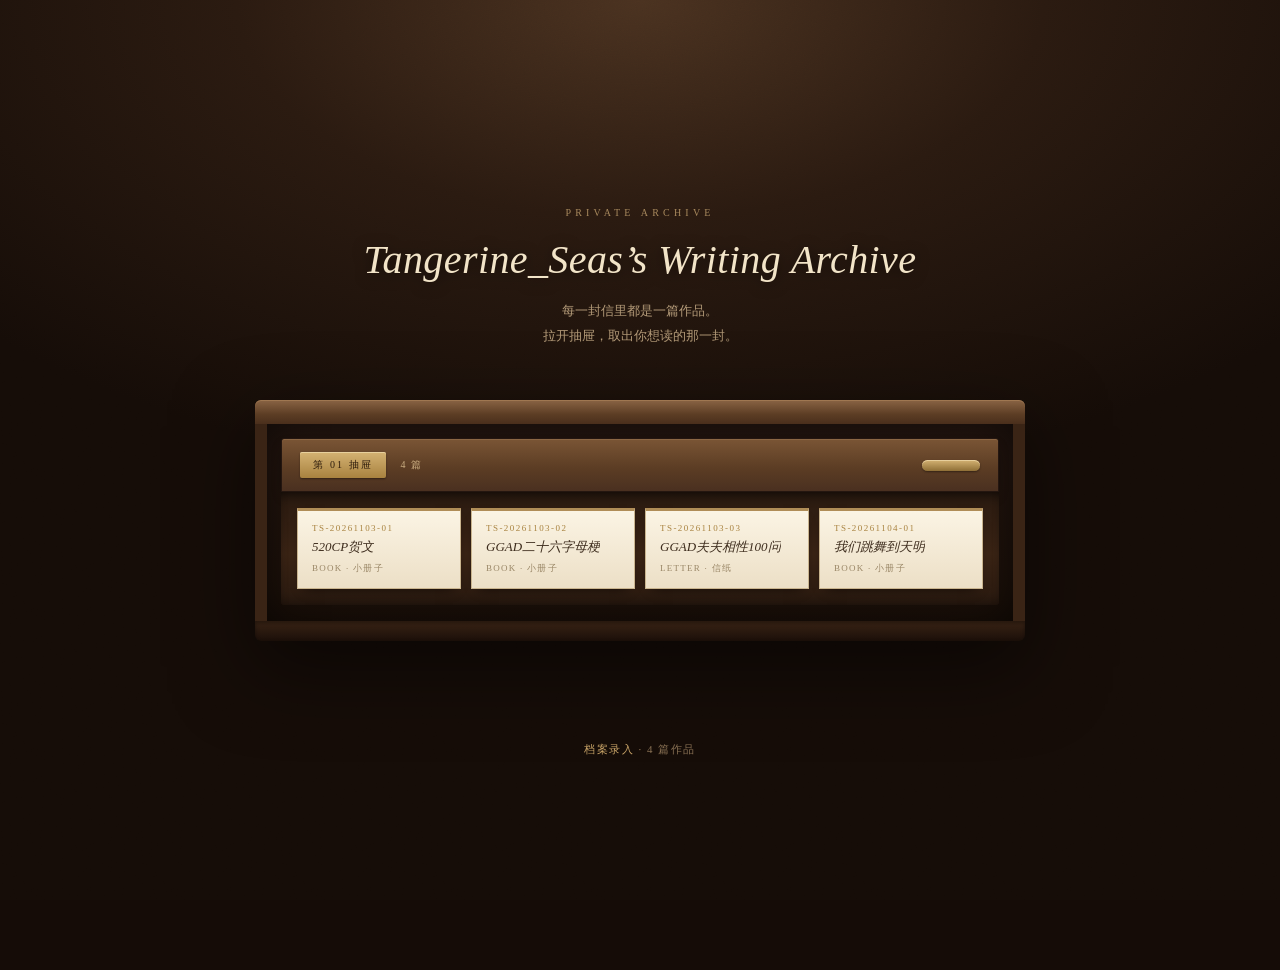
<file: index.html>
<!DOCTYPE html>
<html lang="zh-CN">
<head>
  <meta charset="UTF-8">
  <meta name="viewport" content="width=device-width, initial-scale=1">
  <meta name="color-scheme" content="light">
  <link rel="icon" type="image/png" href="favicon.png">
  <link rel="apple-touch-icon" href="apple-touch-icon.png">
  <title>Tangerine_Seas's Writing Archive</title>
  <link rel="stylesheet" href="style.css?v=20261104a">
  <!-- 小册子阅读器沿用 admin 里已经做好的书页组件（只共享样式，不共享编辑器逻辑） -->
  <link rel="stylesheet" href="admin/preview.css?v=20261104a">
</head>
<body>
  <div class="grain" aria-hidden="true"></div>

  <main class="archive">
    <header class="archive-head">
      <p class="archive-kicker">PRIVATE ARCHIVE</p>
      <h1>Tangerine_Seas&rsquo;s Writing Archive</h1>
      <p class="archive-note">每一封信里都是一篇作品。<br>拉开抽屉，取出你想读的那一封。</p>
    </header>

    <!-- ============ 档案柜 ============ -->
    <section class="cabinet" aria-labelledby="cabinetTitle">
      <h2 id="cabinetTitle" class="sr-only">作品档案柜</h2>
      <div class="cabinet-top" aria-hidden="true"></div>
      <div class="cabinet-body" id="cabinetBody">
        <!-- 抽屉由 script.js 生成 -->
      </div>
      <div class="cabinet-base" aria-hidden="true"></div>
    </section>

    <p class="archive-status" id="archiveStatus" aria-live="polite">正在打开档案柜…</p>

    <noscript>
      <p class="archive-status is-error">这个档案柜需要 JavaScript 才能打开，请在浏览器里启用后再访问。</p>
    </noscript>

    <footer class="archive-foot">
      <a href="admin/upload.html">档案录入</a>
      <span id="archiveCount"></span>
    </footer>
  </main>

  <!-- ============ 阅读层 ============ -->
  <div class="reader" id="reader" role="dialog" aria-modal="true" aria-label="阅读作品" hidden>
    <div class="reader-scrim" data-close="1"></div>

    <div class="reader-inner">
      <div class="reader-stage" id="readerStage">

        <!-- ---- 信纸形态 ---- -->
        <section class="letter-scene" id="letterScene">
          <div class="envelope-back"></div>

          <article class="hw-sheet" id="hwSheet">
            <header class="hw-head">
              <div class="hw-meta">
                <span class="hw-no" id="hwNo"></span>
                <span class="hw-date" id="hwDate"></span>
              </div>
              <h2 class="hw-title" id="hwTitle"></h2>
            </header>
            <div class="hw-scroll" id="hwScroll" tabindex="0">
              <div class="hw-body" id="hwBody"></div>
              <p class="hw-end">— 完 —</p>
            </div>
          <div class="hw-fold" id="hwFold" aria-hidden="true">
            <div class="hw-panel hw-panel--top"></div>
            <div class="hw-panel hw-panel--mid">
              <span class="hw-seal">OPEN WITH CARE</span>
            </div>
            <div class="hw-panel hw-panel--bot"></div>
          </div>
          </article>

          <div class="envelope-front" id="envelopeFront">
            <div class="envelope-flap"></div>

            <div class="stamp" aria-hidden="true">
              <span>POST</span>
              <strong>✿</strong>
              <small id="stampYear">1986</small>
            </div>

            <div class="address">
              <span>ARCHIVE No.</span>
              <strong id="envNumber">—</strong>
              <strong class="env-title" id="envTitle">—</strong>
            </div>

            <div class="envelope-decoration">PRIVATE · PERSONAL · UNOPENED</div>
          </div>

          <div class="tear-strip" id="tearStrip"></div>

        </section>

        <!-- ---- 小册子形态 ---- -->
        <section class="book-scene" id="bookScene" hidden>
          <p class="book-caption" id="bookCaption"></p>
          <div id="bookMount"></div>
        </section>
      </div>

      <div class="reader-bar">
        <span class="reader-hint" id="readerHint">拖动封条，拆开这封信</span>
        <button type="button" class="reader-close" id="readerClose">关闭 · 放回抽屉</button>
      </div>
    </div>
  </div>

  <script src="admin/preview.js?v=20261104a"></script>
  <script src="script.js?v=20261104a"></script>
</body>
</html>
</file>
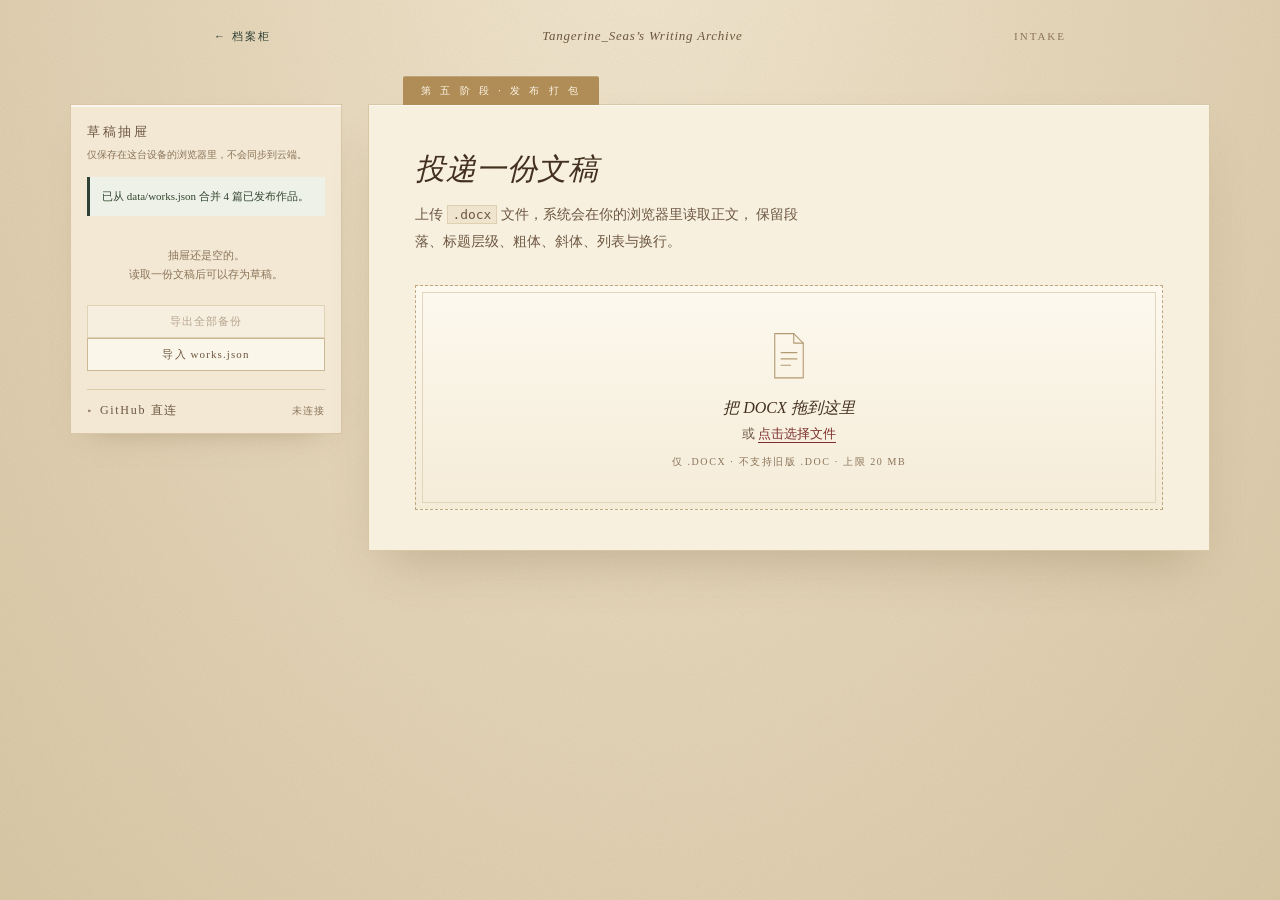
<file: admin/upload.html>
<!DOCTYPE html>
<html lang="zh-CN">
<head>
  <meta charset="UTF-8">
  <meta name="viewport" content="width=device-width, initial-scale=1">
  <meta name="color-scheme" content="light">
  <link rel="icon" type="image/png" href="../favicon.png">
  <link rel="apple-touch-icon" href="../apple-touch-icon.png">
  <title>档案录入 · Tangerine_Seas's Writing Archive</title>
  <link rel="stylesheet" href="upload.css?v=20261103e">
  <link rel="stylesheet" href="preview.css?v=20261103e">
</head>
<body>
  <!-- 纸张颗粒纹理，纯装饰 -->
  <div class="grain" aria-hidden="true"></div>

  <header class="topbar">
    <a class="back" href="../index.html">← 档案柜</a>
    <span class="brand">Tangerine_Seas&rsquo;s Writing Archive</span>
    <span class="mark">INTAKE</span>
  </header>

  <main class="intake">

    <!-- ============ 左侧：草稿抽屉 ============ -->
    <aside class="drawer" aria-labelledby="drawerTitle">
      <div class="drawer-head">
        <h2 id="drawerTitle">草稿抽屉</h2>
        <span class="drawer-count" id="drawerCount"></span>
      </div>

      <p class="drawer-note">仅保存在这台设备的浏览器里，不会同步到云端。</p>

      <div class="drawer-notice" id="drawerNotice" hidden></div>

      <ul class="draft-list" id="draftList"></ul>

      <p class="drawer-empty" id="drawerEmpty">抽屉还是空的。<br>读取一份文稿后可以存为草稿。</p>

      <div class="drawer-actions">
        <button type="button" class="drawer-btn" id="exportAllBtn" disabled>导出全部备份</button>
        <button type="button" class="drawer-btn" id="importBtn">导入 works.json</button>
        <input type="file" id="importInput" accept=".json,application/json" class="sr-only">
      </div>

      <!-- GitHub 直连设置 -->
      <details class="gh-panel" id="ghPanel">
        <summary>
          <span class="gh-title">GitHub 直连</span>
          <span class="gh-state" id="ghState">未连接</span>
        </summary>

        <p class="gh-tip">
          连接后，点「正式发布」会直接把作品提交进仓库，不用再下载 zip。
          令牌只存在这台设备的浏览器里，不会写进代码，也不会上传或公开。
        </p>

        <label class="gh-field">
          <span>用户名 / 组织</span>
          <input type="text" id="ghOwner" autocomplete="off" spellcheck="false" placeholder="TangerineSeas">
        </label>

        <label class="gh-field">
          <span>仓库名</span>
          <input type="text" id="ghRepo" autocomplete="off" spellcheck="false" placeholder="Tangerine-Seas-Writing-Archive-">
        </label>

        <label class="gh-field">
          <span>分支</span>
          <input type="text" id="ghBranch" autocomplete="off" spellcheck="false" placeholder="main">
        </label>

        <label class="gh-field">
          <span>访问令牌</span>
          <input type="password" id="ghToken" autocomplete="off" spellcheck="false" placeholder="github_pat_… 或 ghp_…">
        </label>

        <div class="gh-actions">
          <button type="button" class="gh-btn" id="ghConnectBtn">连接</button>
          <button type="button" class="gh-btn gh-btn--ghost" id="ghDisconnectBtn" hidden>断开</button>
        </div>

        <p class="gh-hint" id="ghHint"></p>
      </details>
    </aside>

    <!-- ============ 右侧：录入工作台 ============ -->
    <section class="folder" aria-labelledby="pageTitle">
      <div class="folder-tab">第 五 阶 段 · 发 布 打 包</div>

      <div class="folder-body">
        <h1 id="pageTitle">投递一份文稿</h1>
        <p class="lede">
          上传 <code>.docx</code> 文件，系统会在你的浏览器里读取正文，
          保留段落、标题层级、粗体、斜体、列表与换行。
        </p>

        <!-- ============ 上传区：点击选择 + 拖拽 ============ -->
        <div class="dropzone" id="dropzone" role="button" tabindex="0"
             aria-label="选择或拖入 DOCX 文件">
          <input type="file" id="fileInput" accept=".docx" class="sr-only">

          <svg class="dz-icon" viewBox="0 0 48 60" aria-hidden="true"
               fill="none" stroke="currentColor" stroke-width="1.4"
               stroke-linecap="round" stroke-linejoin="round">
            <path d="M6 2h24l12 12v44H6z"></path>
            <path d="M30 2v12h12"></path>
            <path d="M14 26h20M14 34h20M14 42h12"></path>
          </svg>

          <p class="dz-title">把 DOCX 拖到这里</p>
          <p class="dz-hint">或 <span class="dz-link">点击选择文件</span></p>
          <p class="dz-note">仅 .docx · 不支持旧版 .doc · 上限 20 MB</p>
        </div>

        <!-- ============ 文件信息卡 ============ -->
        <div class="file-card" id="fileCard" hidden>
          <span class="file-icon" aria-hidden="true">DOCX</span>
          <div class="file-meta">
            <p class="file-name" id="fileName"></p>
            <p class="file-sub" id="fileSub"></p>
          </div>
          <span class="status" id="statusBadge"></span>
          <button type="button" class="ghost" id="clearBtn">移除</button>
        </div>

        <!-- ============ 提示 / 报错 ============ -->
        <div class="notice" id="notice" role="status" aria-live="polite" hidden></div>

        <!-- ============ 档案信息 ============ -->
        <section class="meta-panel" id="metaPanel" hidden aria-labelledby="metaTitle">
          <div class="panel-head">
            <h2 id="metaTitle">档案信息</h2>
            <div class="panel-actions">
              <span class="save-state" id="saveState"></span>
              <button type="button" class="btn-save" id="saveBtn">保存草稿</button>
              <button type="button" class="btn-publish" id="publishBtn">正式发布</button>
            </div>
          </div>

          <div class="fields">
            <label class="field field--full">
              <span class="field-label">作品标题</span>
              <input type="text" id="titleInput" maxlength="120"
                     placeholder="自动从正文提取，可修改">
            </label>

            <label class="field">
              <span class="field-label">档案编号</span>
              <input type="text" id="numberInput" maxlength="40">
            </label>

            <label class="field">
              <span class="field-label">日期</span>
              <input type="date" id="dateInput">
            </label>
          </div>

          <div class="form-choice">
            <span class="field-label" id="formLabel">阅读形式</span>
            <div class="choice-row" role="radiogroup" aria-labelledby="formLabel">
              <button type="button" class="choice" data-form="letter" aria-pressed="true">
                <span class="choice-name">letter</span>
                <span class="choice-desc">信纸 · 三折展开，下滑阅读</span>
              </button>
              <button type="button" class="choice" data-form="book" aria-pressed="false">
                <span class="choice-name">book</span>
                <span class="choice-desc">小册子 · 分页，逐页翻阅</span>
              </button>
            </div>
          </div>
        </section>

        <!-- ============ 阅读预览 ============ -->
        <section class="preview" id="preview" hidden aria-labelledby="previewTitle">
          <div class="result-head">
            <h2 id="previewTitle">阅读预览</h2>
            <ul class="stats" id="stats"></ul>
          </div>

          <div class="preview-mount" id="previewMount"></div>

          <p class="footnote">
            这是浏览器内的即时预览。点击「保存草稿」后才会存入本地草稿抽屉，
            仍未发布到公开档案柜。
          </p>
        </section>

        <!-- ============ 发布结果 ============ -->
        <section class="publish-result" id="publishResult" hidden aria-labelledby="publishTitle">
          <h2 id="publishTitle"></h2>
          <div id="publishBody"></div>
        </section>

        <!-- 清洗后的正文：仅用于统计与预览取数，不直接显示 -->
        <div id="docBody" hidden></div>
      </div>
    </section>
  </main>

  <!-- Mammoth.js 已下载到本地，部署到 GitHub Pages 时无需依赖外网 CDN -->
  <script src="lib/mammoth.browser.min.js"></script>
  <script src="preview.js?v=20261103e"></script>
  <script src="draft-storage.js?v=20261103e"></script>
  <script src="lib/jszip.min.js"></script>
  <script src="publish.js?v=20261103e"></script>
  <script src="github-publish.js?v=20261103e"></script>
  <script src="upload.js?v=20261103e"></script>
</body>
</html>
</file>
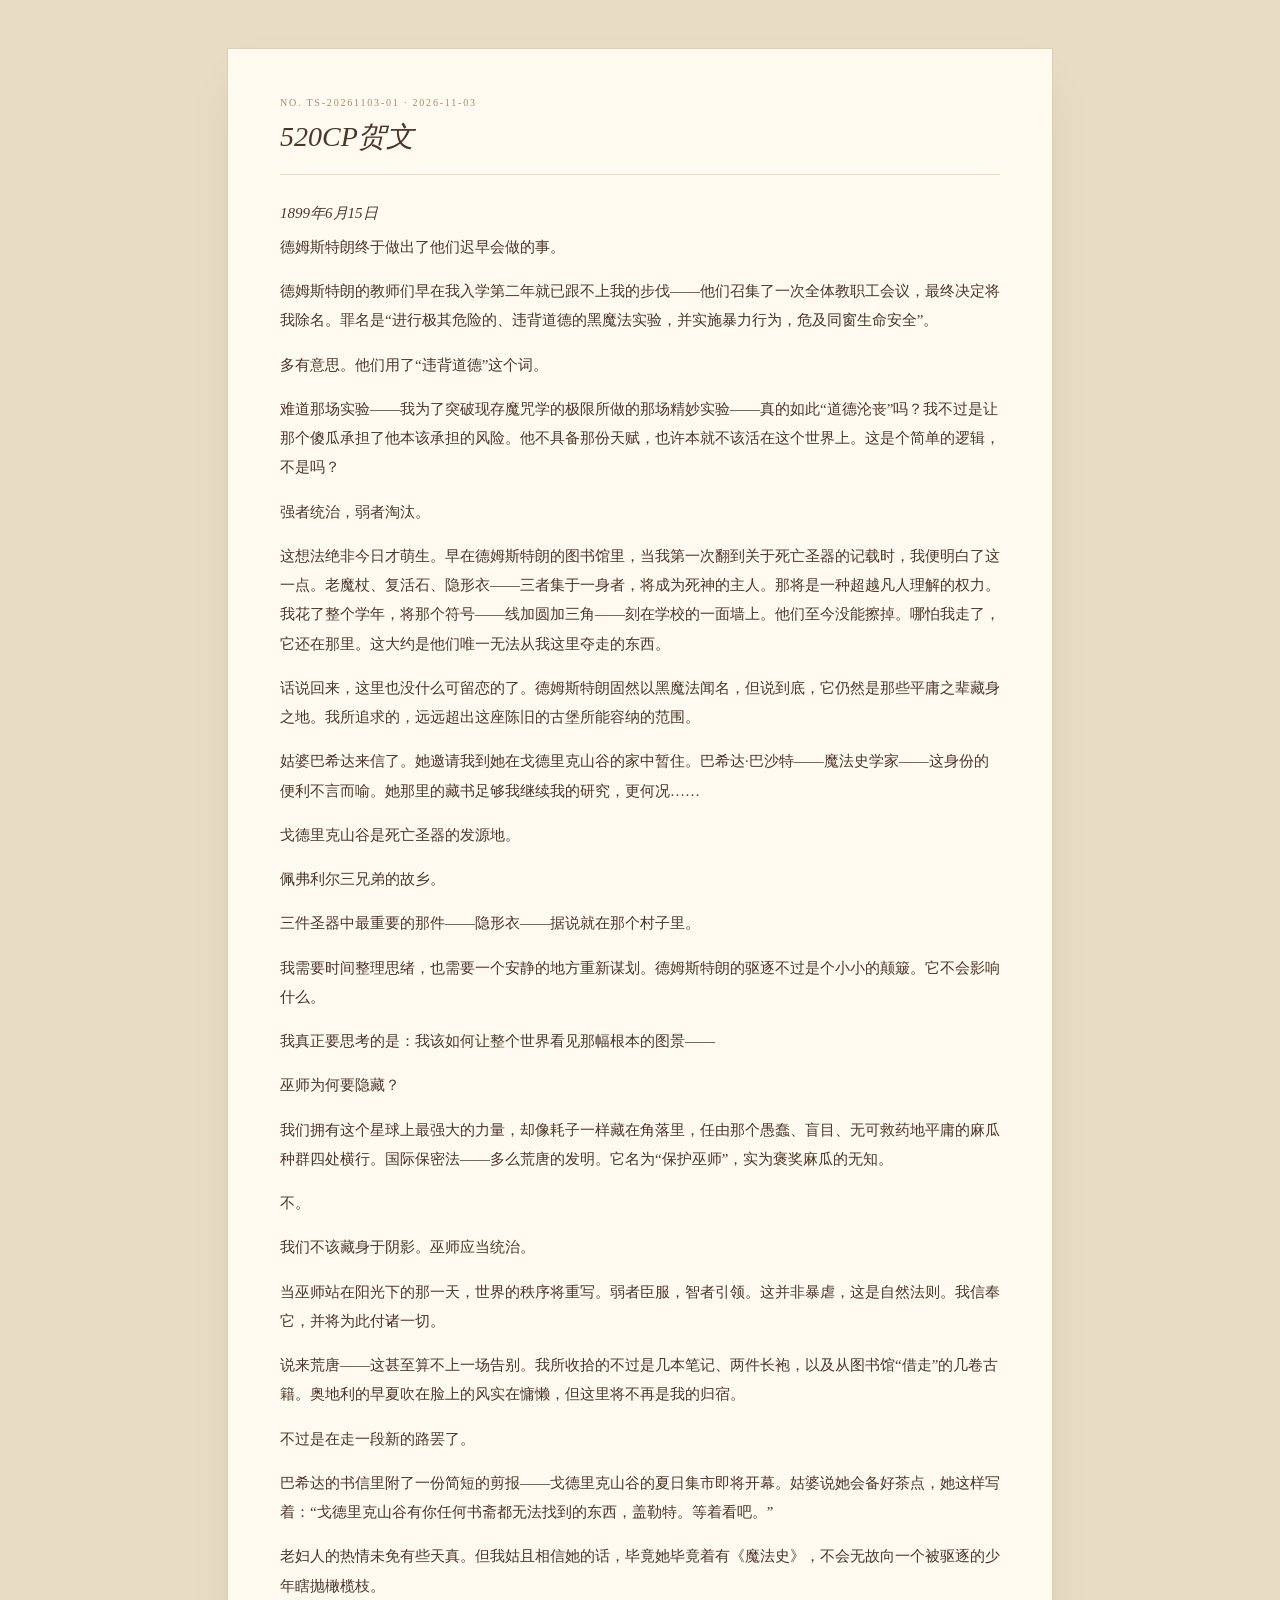
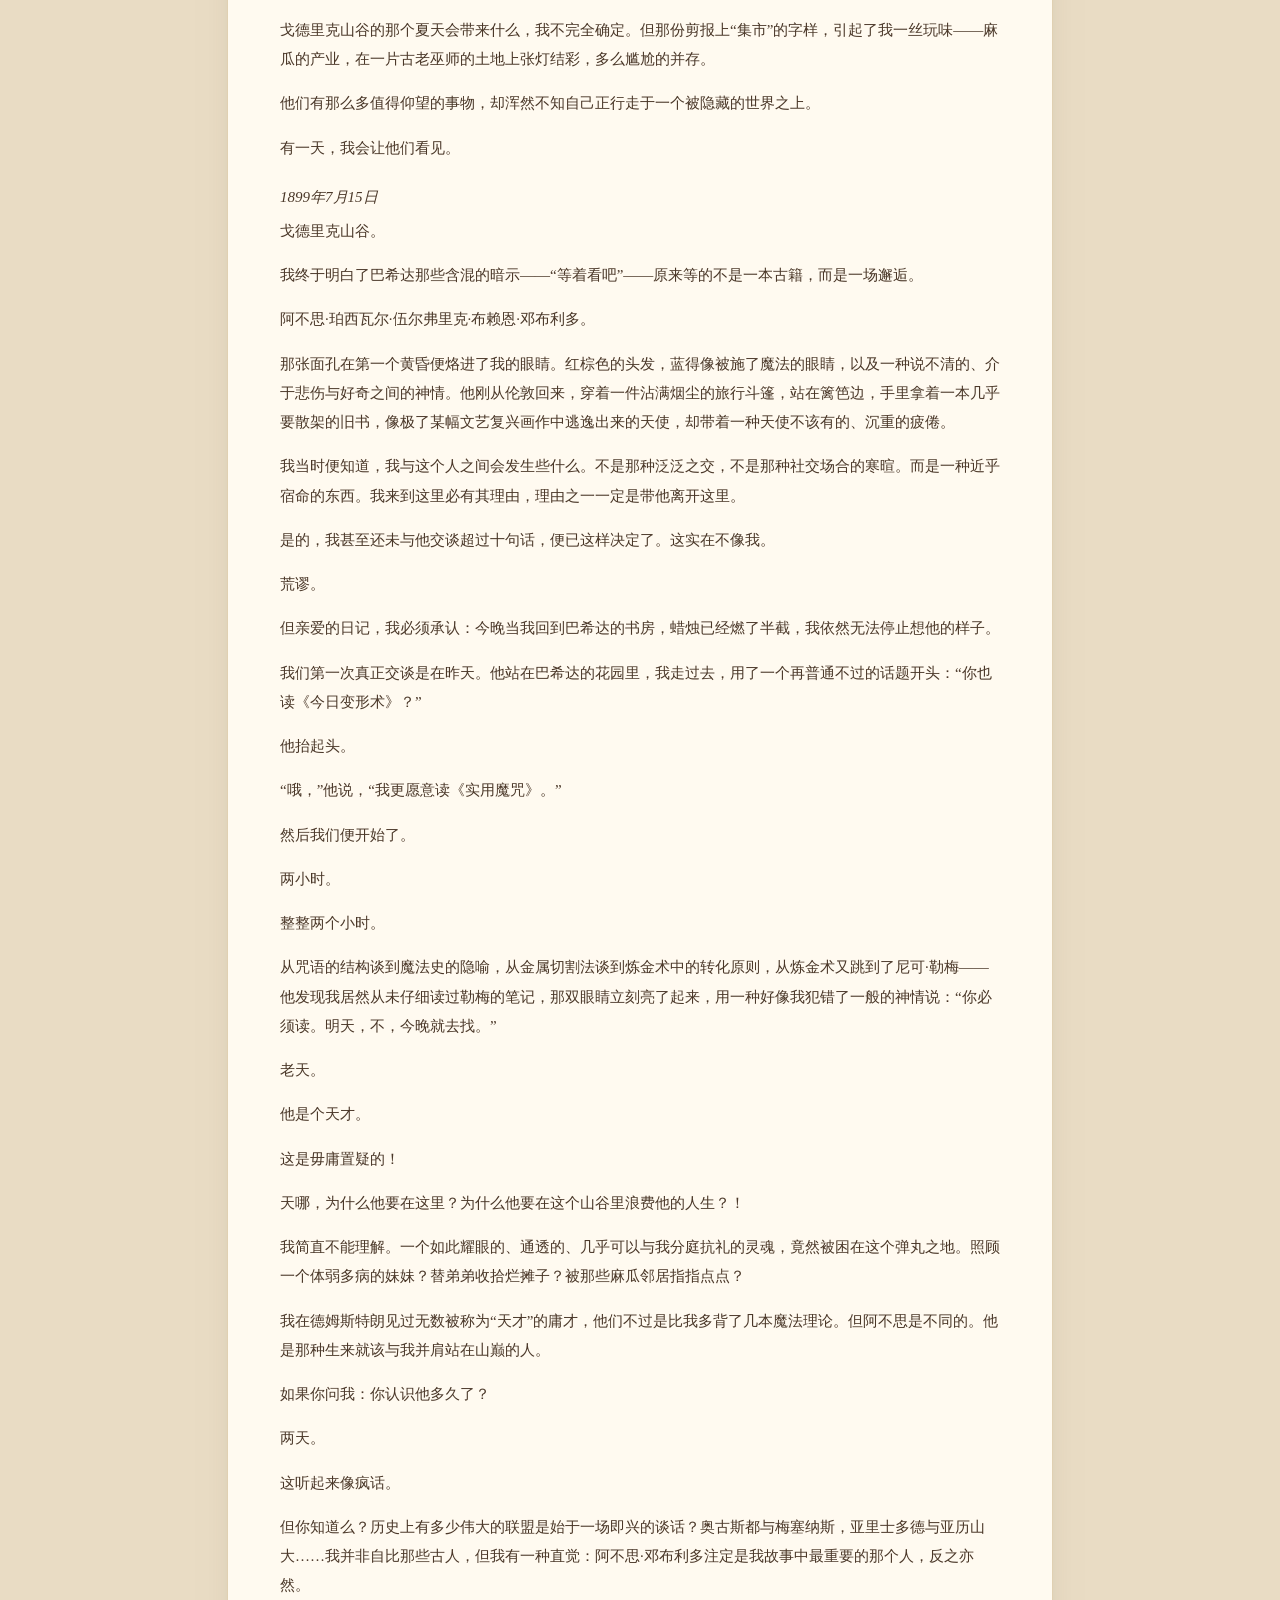
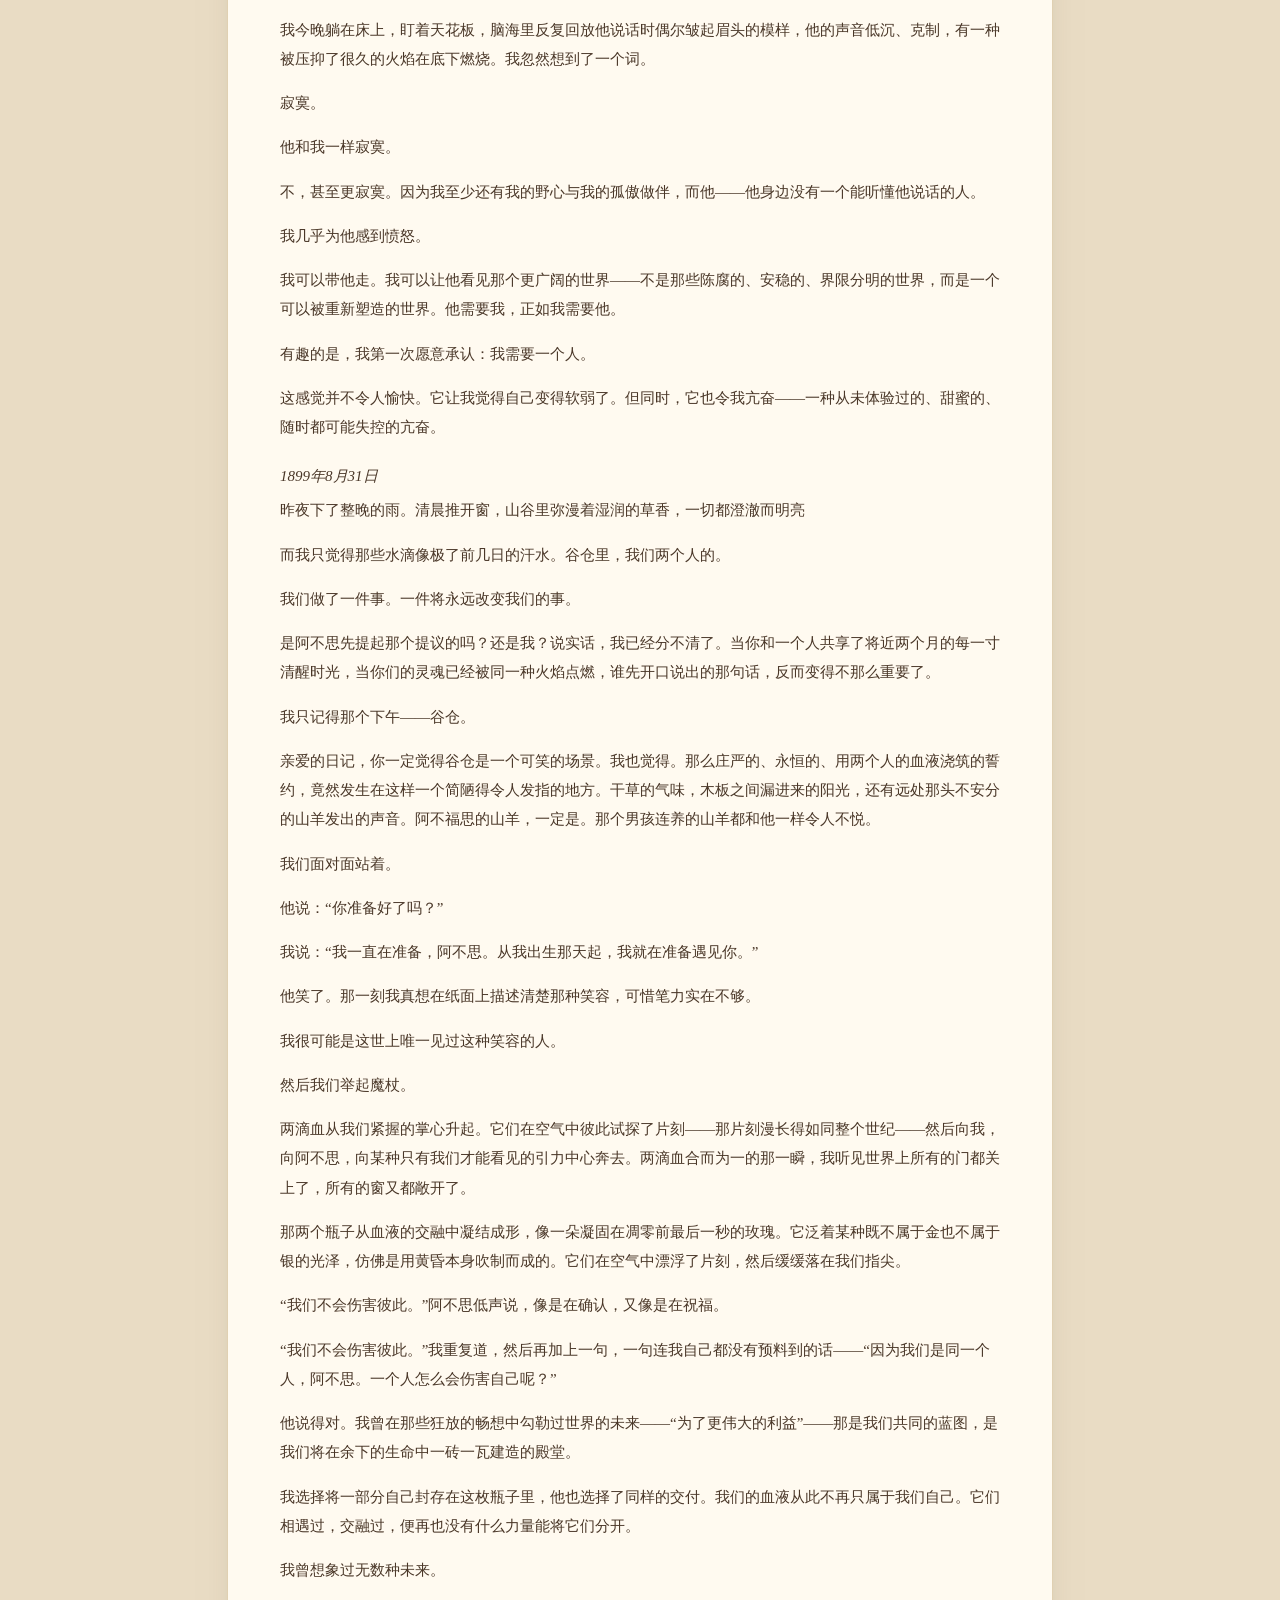
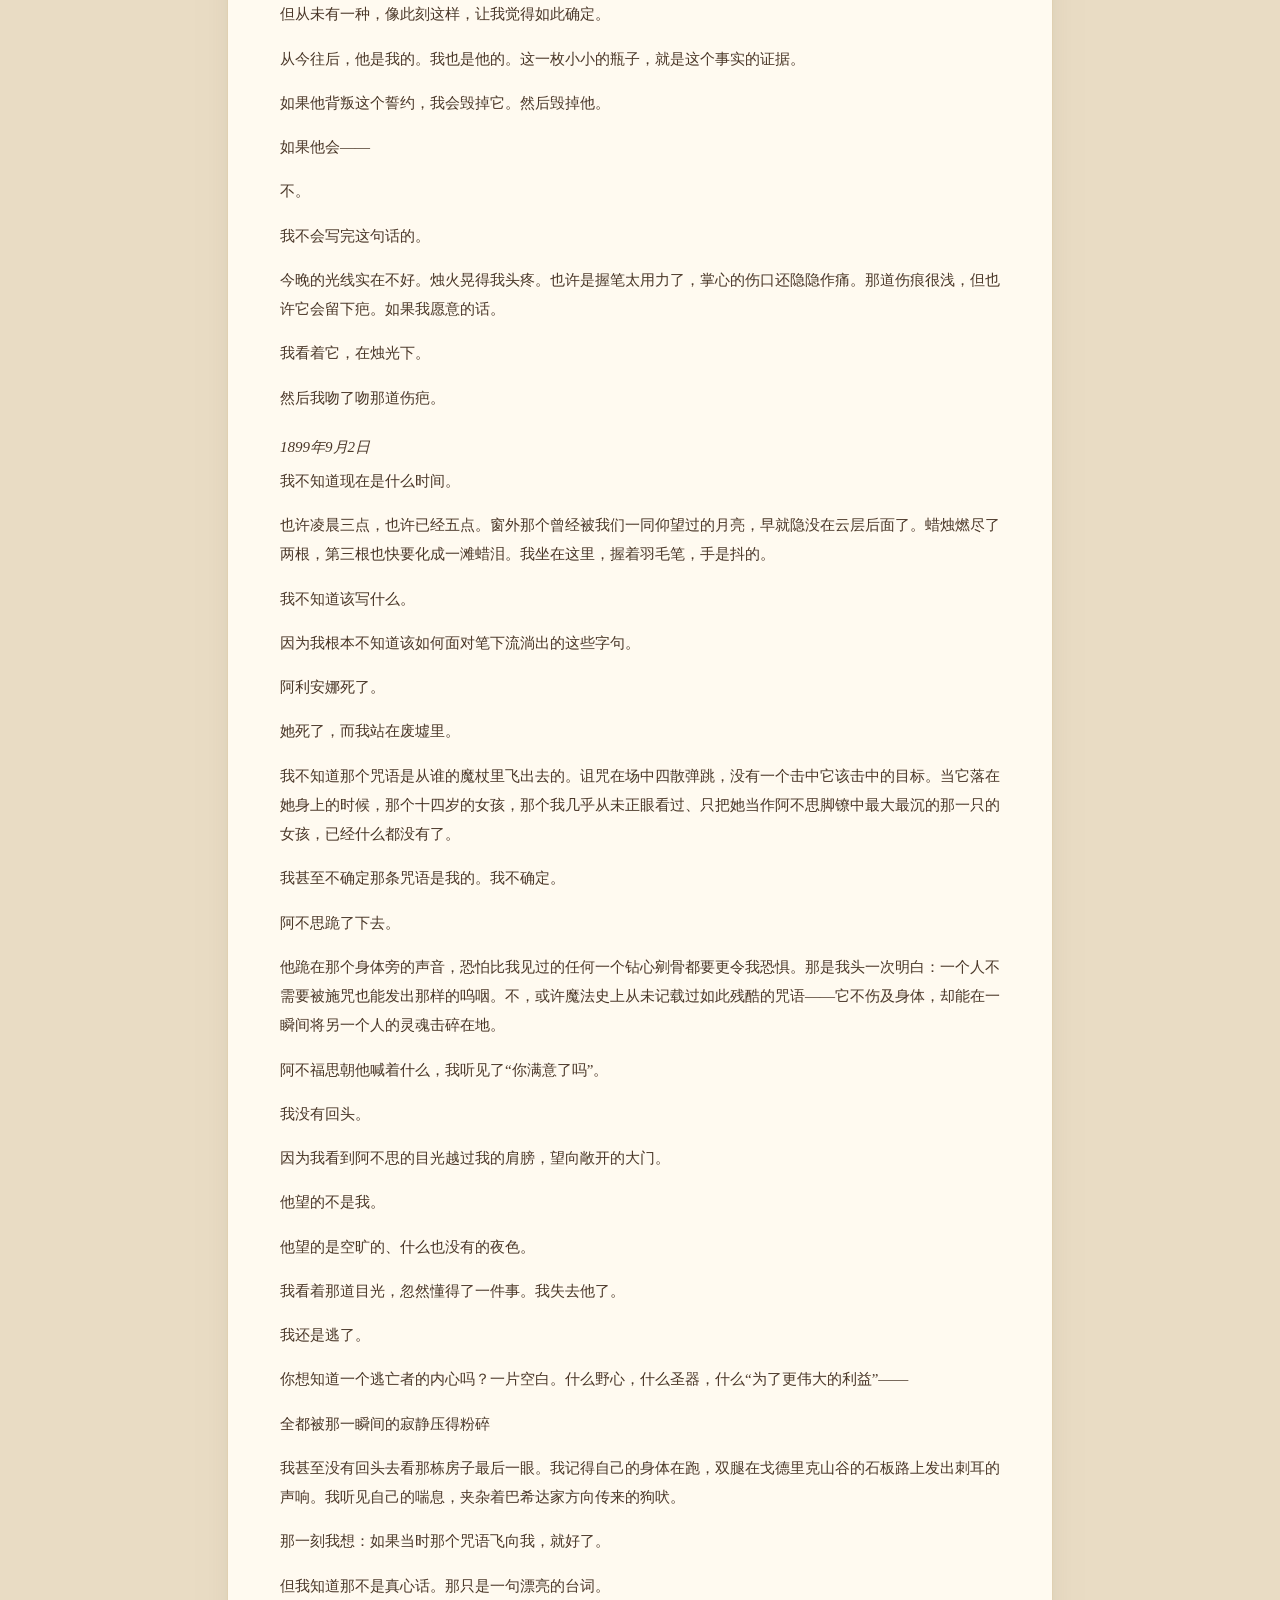
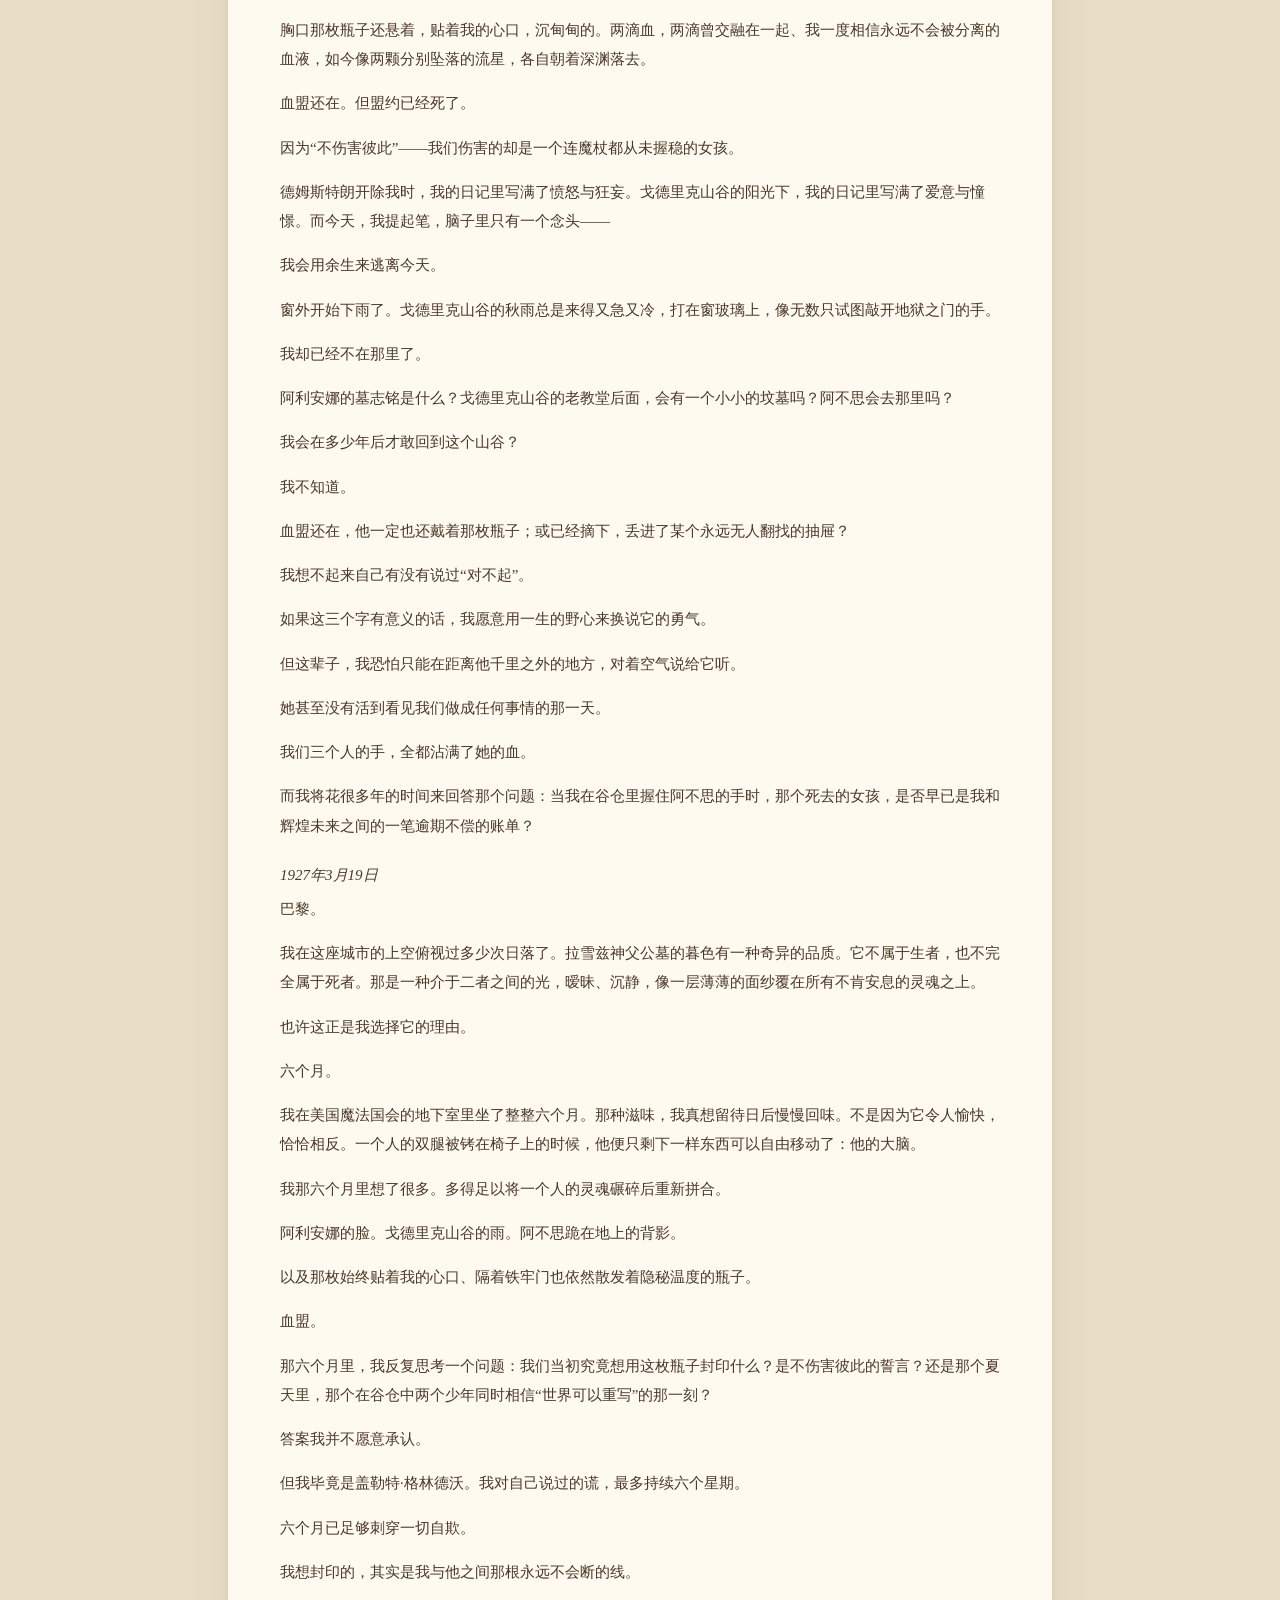
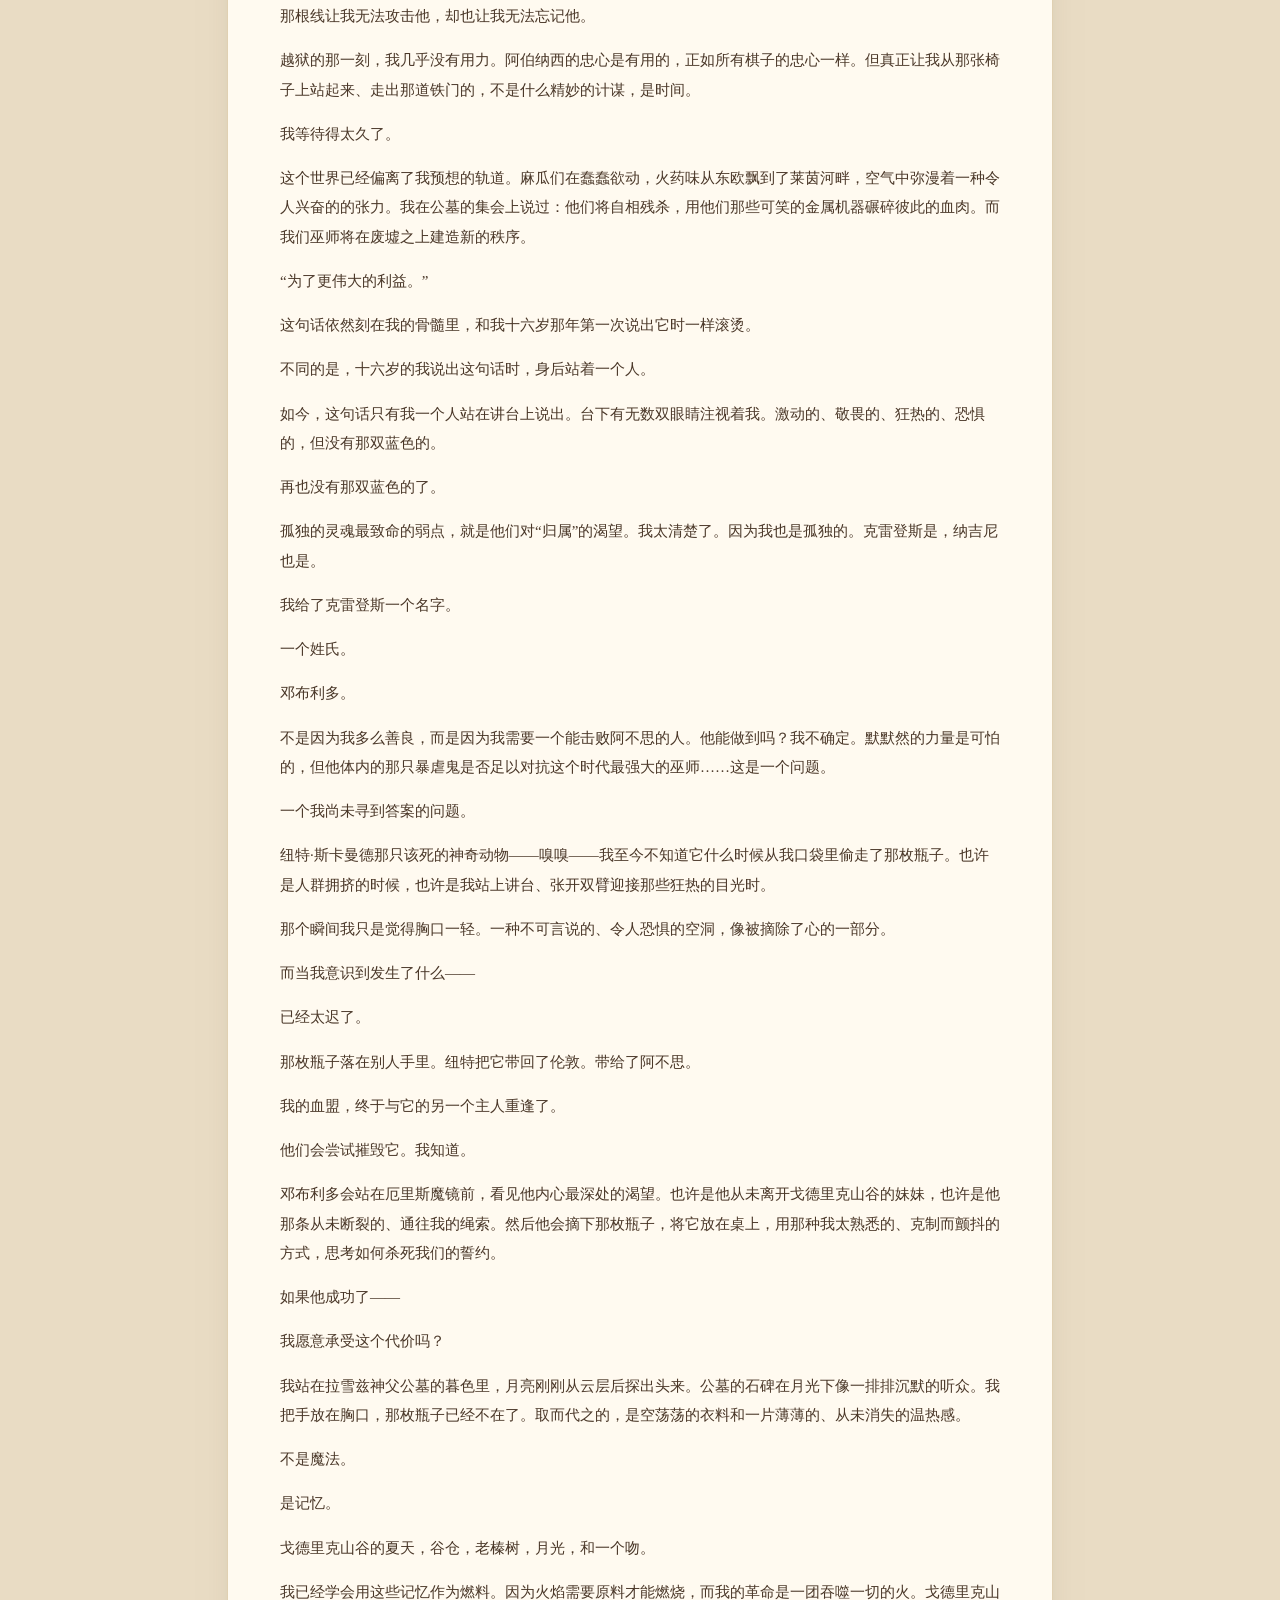
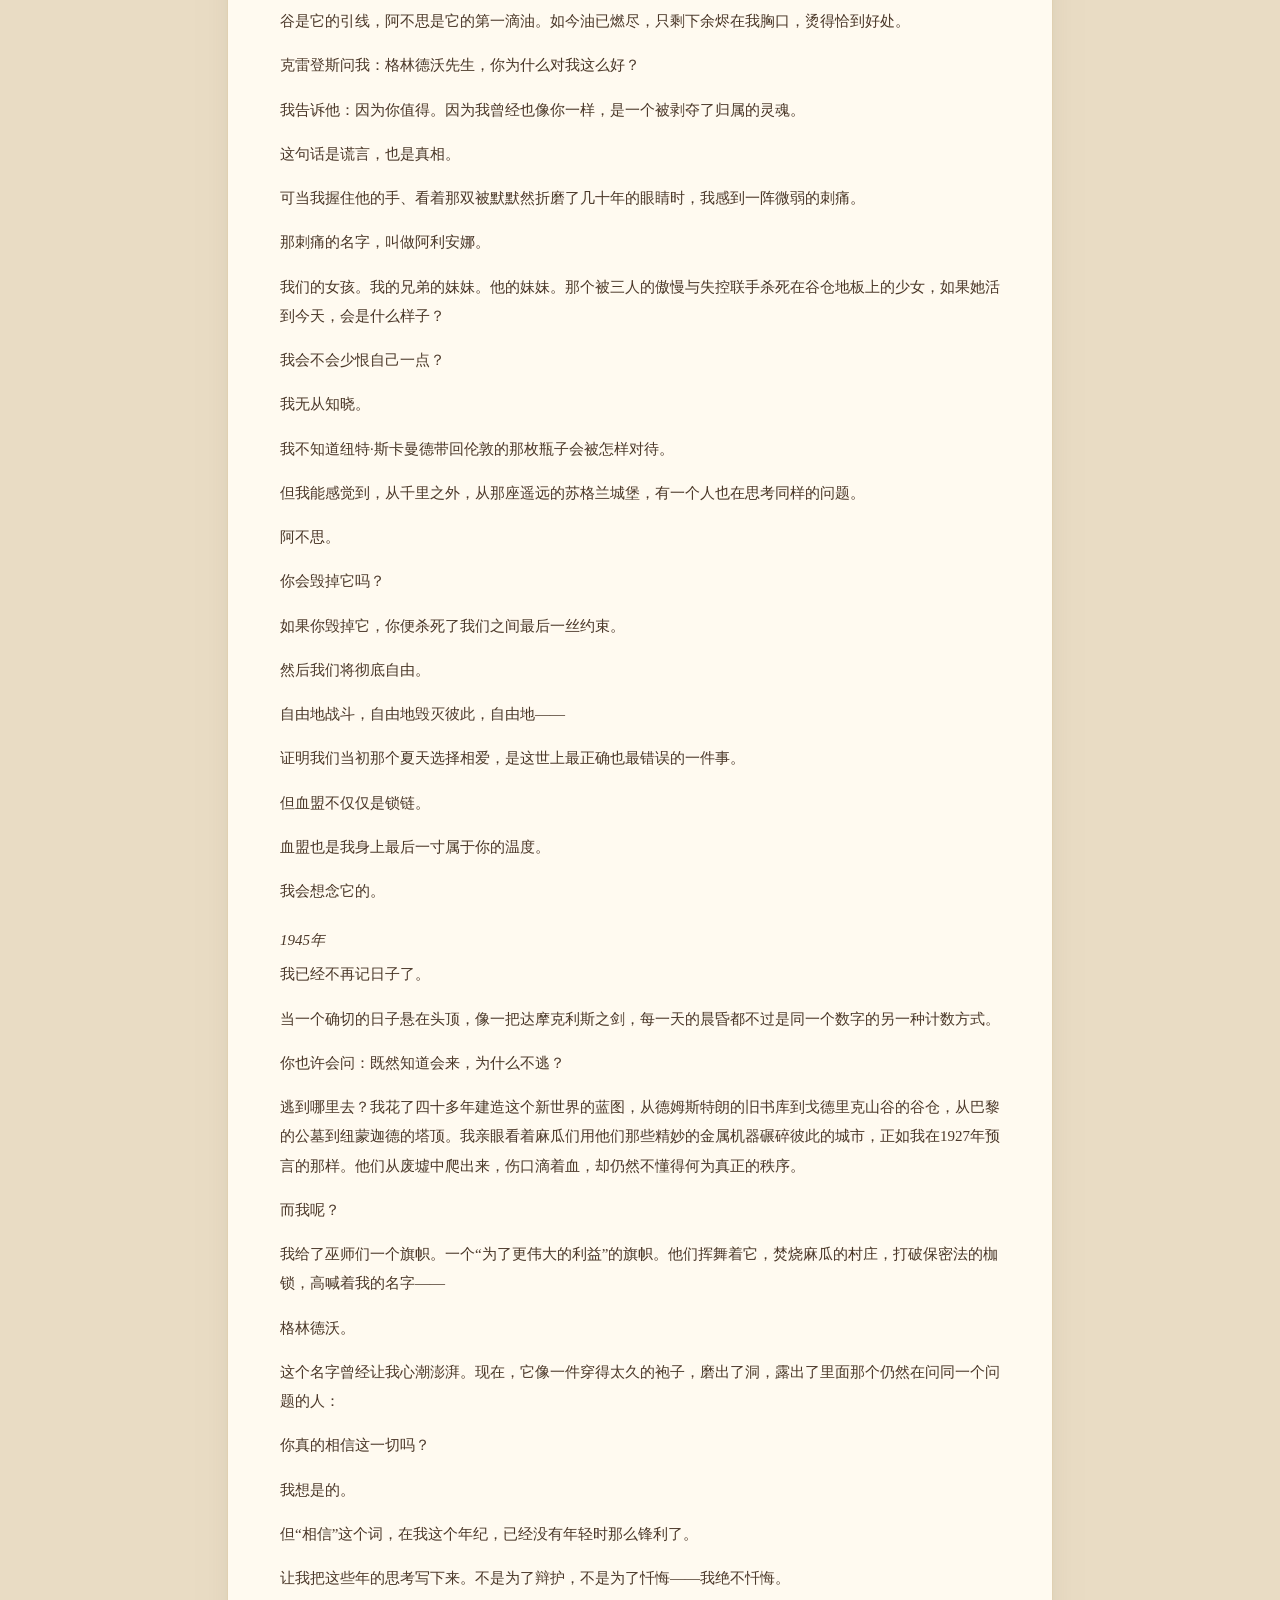
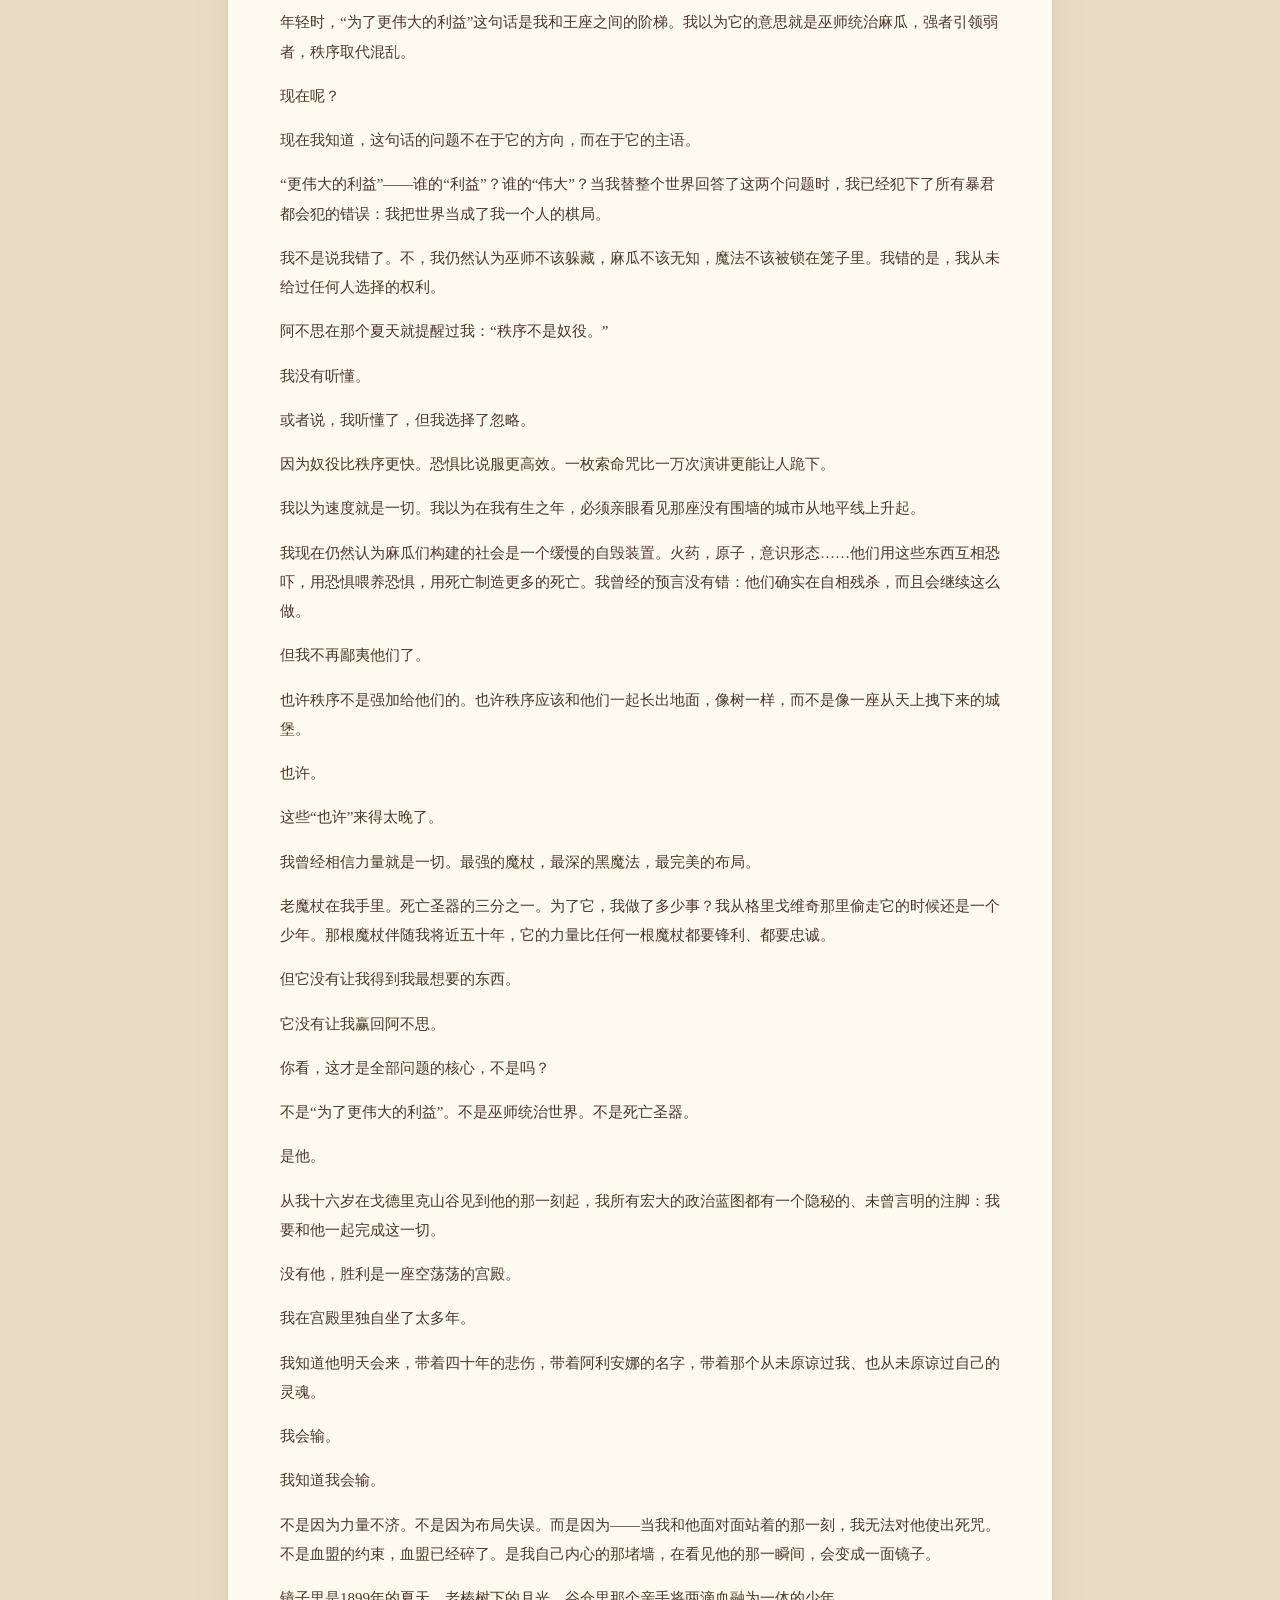
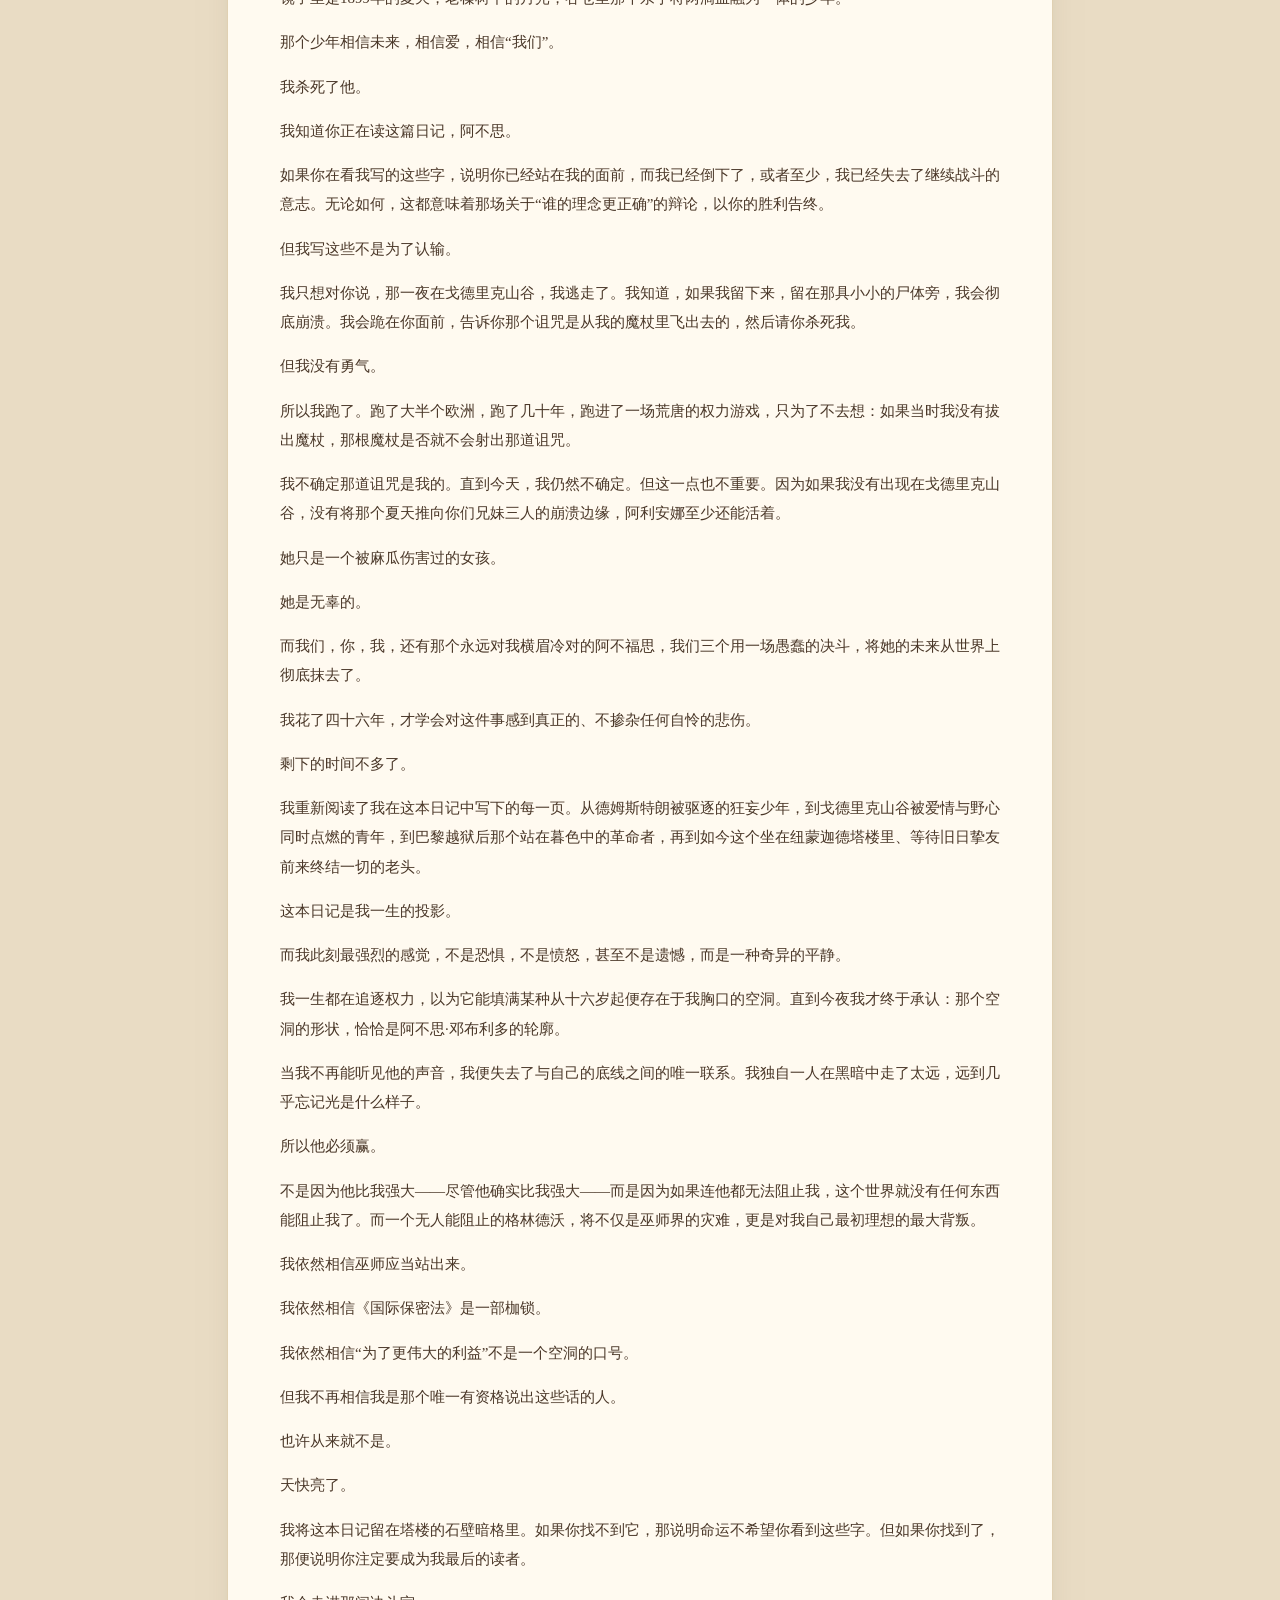
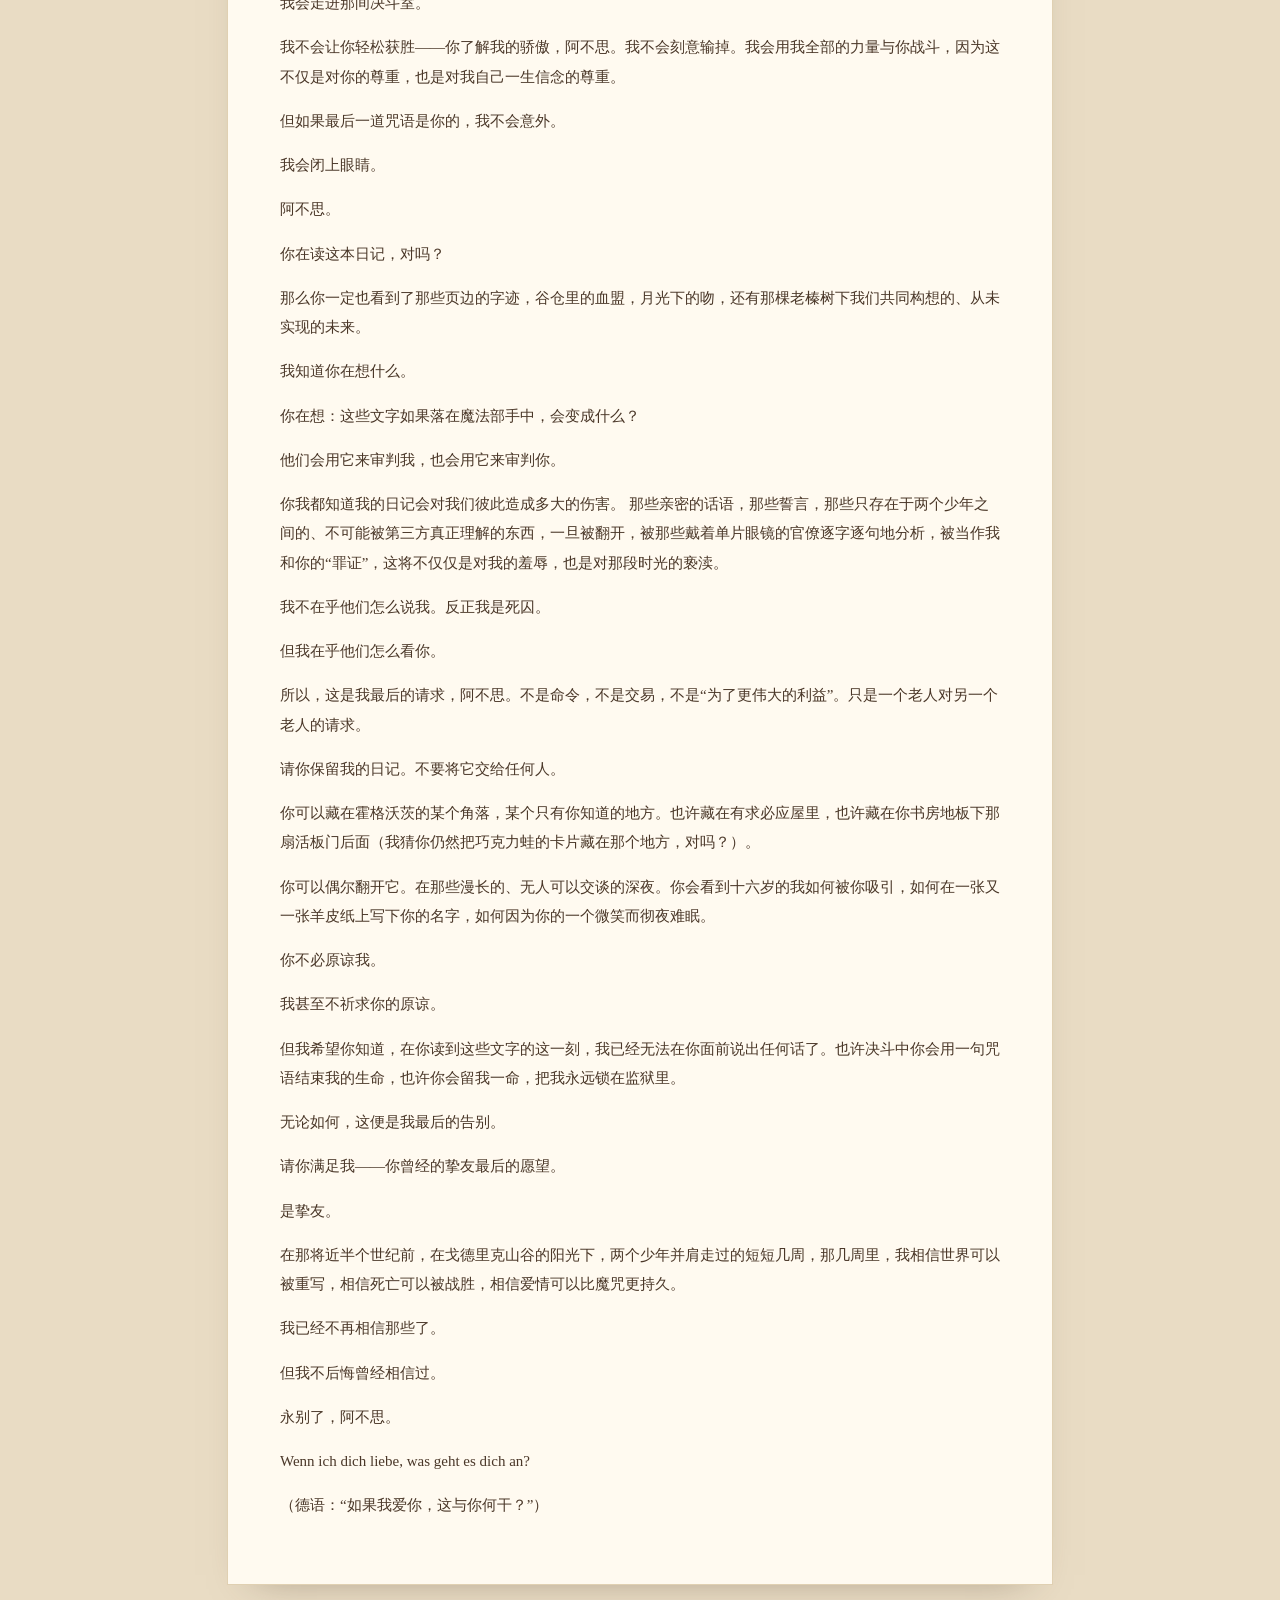
<file: works/TS-20261103-01/content.html>
<!DOCTYPE html>
<html lang="zh-CN">
<head>
<meta charset="UTF-8">
<meta name="viewport" content="width=device-width, initial-scale=1">
<title>520CP贺文 · Tangerine_Seas's Writing Archive</title>
<style>
  body{margin:0;padding:48px 20px;background:#e9dcc4;color:#4a3728;
       font-family:Georgia,"Times New Roman","Songti SC","STSong",serif;}
  .work{max-width:720px;margin:0 auto;padding:48px 52px;background:#fffaf0;
        border:1px solid #e0d0b2;box-shadow:0 18px 40px -28px #4c392b80;}
  .work-head{border-bottom:1px solid #eadcc2;padding-bottom:18px;margin-bottom:28px;}
  .work-meta{margin:0;font-size:10px;letter-spacing:.18em;text-transform:uppercase;color:#a38a6b;}
  .work-head h1{margin:10px 0 0;font-size:28px;font-weight:400;font-style:italic;line-height:1.35;}
  #work-body{font-size:15px;line-height:1.95;}
  #work-body p{margin:0 0 1em;}
  #work-body h1,#work-body h2,#work-body h3,#work-body h4,#work-body h5,#work-body h6
    {font-weight:400;font-style:italic;margin:1.6em 0 .6em;line-height:1.4;}
  #work-body h1{font-size:24px}#work-body h2{font-size:20px}#work-body h3{font-size:17px}
  #work-body blockquote{margin:1.2em 0;padding-left:1.2em;border-left:2px solid #d9c6a4;
                        font-style:italic;color:#6d5741;}
  #work-body ul,#work-body ol{margin:0 0 1em;padding-left:1.6em;}
  #work-body img{max-width:100%;height:auto;display:block;margin:1.2em auto;
                 padding:6px;background:#fffdf7;border:1px solid #e2d3b6;}
  #work-body table{width:100%;border-collapse:collapse;font-size:13px;}
  #work-body th,#work-body td{border:1px solid #ddccae;padding:8px 10px;text-align:left;}
  @media (max-width:640px){.work{padding:28px 22px}#work-body{font-size:14px}}
</style>
</head>
<body>
<article class="work" id="work"
  data-number="TS-20261103-01"
  data-title="520CP贺文"
  data-form="book">
  <header class="work-head">
    <p class="work-meta">No. TS-20261103-01 · 2026-11-03</p>
    <h1>520CP贺文</h1>
  </header>
  <main id="work-body">
<h4>1899年6月15日</h4><p>德姆斯特朗终于做出了他们迟早会做的事。</p><p>德姆斯特朗的教师们早在我入学第二年就已跟不上我的步伐——他们召集了一次全体教职工会议，最终决定将我除名。罪名是“进行极其危险的、违背道德的黑魔法实验，并实施暴力行为，危及同窗生命安全”。</p><p>多有意思。他们用了“违背道德”这个词。</p><p>难道那场实验——我为了突破现存魔咒学的极限所做的那场精妙实验——真的如此“道德沦丧”吗？我不过是让那个傻瓜承担了他本该承担的风险。他不具备那份天赋，也许本就不该活在这个世界上。这是个简单的逻辑，不是吗？</p><p>强者统治，弱者淘汰。</p><p>这想法绝非今日才萌生。早在德姆斯特朗的图书馆里，当我第一次翻到关于死亡圣器的记载时，我便明白了这一点。老魔杖、复活石、隐形衣——三者集于一身者，将成为死神的主人。那将是一种超越凡人理解的权力。我花了整个学年，将那个符号——线加圆加三角——刻在学校的一面墙上。他们至今没能擦掉。哪怕我走了，它还在那里。这大约是他们唯一无法从我这里夺走的东西。</p><p>话说回来，这里也没什么可留恋的了。德姆斯特朗固然以黑魔法闻名，但说到底，它仍然是那些平庸之辈藏身之地。我所追求的，远远超出这座陈旧的古堡所能容纳的范围。</p><p>姑婆巴希达来信了。她邀请我到她在戈德里克山谷的家中暂住。巴希达·巴沙特——魔法史学家——这身份的便利不言而喻。她那里的藏书足够我继续我的研究，更何况……</p><p>戈德里克山谷是死亡圣器的发源地。</p><p>佩弗利尔三兄弟的故乡。</p><p>三件圣器中最重要的那件——隐形衣——据说就在那个村子里。</p><p>我需要时间整理思绪，也需要一个安静的地方重新谋划。德姆斯特朗的驱逐不过是个小小的颠簸。它不会影响什么。</p><p>我真正要思考的是：我该如何让整个世界看见那幅根本的图景——</p><p>巫师为何要隐藏？</p><p>我们拥有这个星球上最强大的力量，却像耗子一样藏在角落里，任由那个愚蠢、盲目、无可救药地平庸的麻瓜种群四处横行。国际保密法——多么荒唐的发明。它名为“保护巫师”，实为褒奖麻瓜的无知。</p><p>不。</p><p>我们不该藏身于阴影。巫师应当统治。</p><p>当巫师站在阳光下的那一天，世界的秩序将重写。弱者臣服，智者引领。这并非暴虐，这是自然法则。我信奉它，并将为此付诸一切。</p><p>说来荒唐——这甚至算不上一场告别。我所收拾的不过是几本笔记、两件长袍，以及从图书馆“借走”的几卷古籍。奥地利的早夏吹在脸上的风实在慵懒，但这里将不再是我的归宿。</p><p>不过是在走一段新的路罢了。</p><p>巴希达的书信里附了一份简短的剪报——戈德里克山谷的夏日集市即将开幕。姑婆说她会备好茶点，她这样写着：“戈德里克山谷有你任何书斋都无法找到的东西，盖勒特。等着看吧。”</p><p>老妇人的热情未免有些天真。但我姑且相信她的话，毕竟她毕竟着有《魔法史》，不会无故向一个被驱逐的少年瞎抛橄榄枝。</p><p>戈德里克山谷的那个夏天会带来什么，我不完全确定。但那份剪报上“集市”的字样，引起了我一丝玩味——麻瓜的产业，在一片古老巫师的土地上张灯结彩，多么尴尬的并存。</p><p>他们有那么多值得仰望的事物，却浑然不知自己正行走于一个被隐藏的世界之上。</p><p>有一天，我会让他们看见。</p><h4>1899年7月15日</h4><p>戈德里克山谷。</p><p>我终于明白了巴希达那些含混的暗示——“等着看吧”——原来等的不是一本古籍，而是一场邂逅。</p><p>阿不思·珀西瓦尔·伍尔弗里克·布赖恩·邓布利多。</p><p>那张面孔在第一个黄昏便烙进了我的眼睛。红棕色的头发，蓝得像被施了魔法的眼睛，以及一种说不清的、介于悲伤与好奇之间的神情。他刚从伦敦回来，穿着一件沾满烟尘的旅行斗篷，站在篱笆边，手里拿着一本几乎要散架的旧书，像极了某幅文艺复兴画作中逃逸出来的天使，却带着一种天使不该有的、沉重的疲倦。</p><p>我当时便知道，我与这个人之间会发生些什么。不是那种泛泛之交，不是那种社交场合的寒暄。而是一种近乎宿命的东西。我来到这里必有其理由，理由之一一定是带他离开这里。</p><p>是的，我甚至还未与他交谈超过十句话，便已这样决定了。这实在不像我。</p><p>荒谬。</p><p>但亲爱的日记，我必须承认：今晚当我回到巴希达的书房，蜡烛已经燃了半截，我依然无法停止想他的样子。</p><p>我们第一次真正交谈是在昨天。他站在巴希达的花园里，我走过去，用了一个再普通不过的话题开头：“你也读《今日变形术》？”</p><p>他抬起头。</p><p>“哦，”他说，“我更愿意读《实用魔咒》。”</p><p>然后我们便开始了。</p><p>两小时。</p><p>整整两个小时。</p><p>从咒语的结构谈到魔法史的隐喻，从金属切割法谈到炼金术中的转化原则，从炼金术又跳到了尼可·勒梅——他发现我居然从未仔细读过勒梅的笔记，那双眼睛立刻亮了起来，用一种好像我犯错了一般的神情说：“你必须读。明天，不，今晚就去找。”</p><p>老天。</p><p>他是个天才。</p><p>这是毋庸置疑的！</p><p>天哪，为什么他要在这里？为什么他要在这个山谷里浪费他的人生？！</p><p>我简直不能理解。一个如此耀眼的、通透的、几乎可以与我分庭抗礼的灵魂，竟然被困在这个弹丸之地。照顾一个体弱多病的妹妹？替弟弟收拾烂摊子？被那些麻瓜邻居指指点点？</p><p>我在德姆斯特朗见过无数被称为“天才”的庸才，他们不过是比我多背了几本魔法理论。但阿不思是不同的。他是那种生来就该与我并肩站在山巅的人。</p><p>如果你问我：你认识他多久了？</p><p>两天。</p><p>这听起来像疯话。</p><p>但你知道么？历史上有多少伟大的联盟是始于一场即兴的谈话？奥古斯都与梅塞纳斯，亚里士多德与亚历山大……我并非自比那些古人，但我有一种直觉：阿不思·邓布利多注定是我故事中最重要的那个人，反之亦然。</p><p>我今晚躺在床上，盯着天花板，脑海里反复回放他说话时偶尔皱起眉头的模样，他的声音低沉、克制，有一种被压抑了很久的火焰在底下燃烧。我忽然想到了一个词。</p><p>寂寞。</p><p>他和我一样寂寞。</p><p>不，甚至更寂寞。因为我至少还有我的野心与我的孤傲做伴，而他——他身边没有一个能听懂他说话的人。</p><p>我几乎为他感到愤怒。</p><p>我可以带他走。我可以让他看见那个更广阔的世界——不是那些陈腐的、安稳的、界限分明的世界，而是一个可以被重新塑造的世界。他需要我，正如我需要他。</p><p>有趣的是，我第一次愿意承认：我需要一个人。</p><p>这感觉并不令人愉快。它让我觉得自己变得软弱了。但同时，它也令我亢奋——一种从未体验过的、甜蜜的、随时都可能失控的亢奋。</p><h4>1899年8月31日</h4><p>昨夜下了整晚的雨。清晨推开窗，山谷里弥漫着湿润的草香，一切都澄澈而明亮</p><p>而我只觉得那些水滴像极了前几日的汗水。谷仓里，我们两个人的。</p><p>我们做了一件事。一件将永远改变我们的事。</p><p>是阿不思先提起那个提议的吗？还是我？说实话，我已经分不清了。当你和一个人共享了将近两个月的每一寸清醒时光，当你们的灵魂已经被同一种火焰点燃，谁先开口说出的那句话，反而变得不那么重要了。</p><p>我只记得那个下午——谷仓。</p><p>亲爱的日记，你一定觉得谷仓是一个可笑的场景。我也觉得。那么庄严的、永恒的、用两个人的血液浇筑的誓约，竟然发生在这样一个简陋得令人发指的地方。干草的气味，木板之间漏进来的阳光，还有远处那头不安分的山羊发出的声音。阿不福思的山羊，一定是。那个男孩连养的山羊都和他一样令人不悦。</p><p>我们面对面站着。</p><p>他说：“你准备好了吗？”</p><p>我说：“我一直在准备，阿不思。从我出生那天起，我就在准备遇见你。”</p><p>他笑了。那一刻我真想在纸面上描述清楚那种笑容，可惜笔力实在不够。</p><p>我很可能是这世上唯一见过这种笑容的人。</p><p>然后我们举起魔杖。</p><p>两滴血从我们紧握的掌心升起。它们在空气中彼此试探了片刻——那片刻漫长得如同整个世纪——然后向我，向阿不思，向某种只有我们才能看见的引力中心奔去。两滴血合而为一的那一瞬，我听见世界上所有的门都关上了，所有的窗又都敞开了。</p><p>那两个瓶子从血液的交融中凝结成形，像一朵凝固在凋零前最后一秒的玫瑰。它泛着某种既不属于金也不属于银的光泽，仿佛是用黄昏本身吹制而成的。它们在空气中漂浮了片刻，然后缓缓落在我们指尖。</p><p>“我们不会伤害彼此。”阿不思低声说，像是在确认，又像是在祝福。</p><p>“我们不会伤害彼此。”我重复道，然后再加上一句，一句连我自己都没有预料到的话——“因为我们是同一个人，阿不思。一个人怎么会伤害自己呢？”</p><p>他说得对。我曾在那些狂放的畅想中勾勒过世界的未来——“为了更伟大的利益”——那是我们共同的蓝图，是我们将在余下的生命中一砖一瓦建造的殿堂。</p><p>我选择将一部分自己封存在这枚瓶子里，他也选择了同样的交付。我们的血液从此不再只属于我们自己。它们相遇过，交融过，便再也没有什么力量能将它们分开。</p><p>我曾想象过无数种未来。</p><p>但从未有一种，像此刻这样，让我觉得如此确定。</p><p>从今往后，他是我的。我也是他的。这一枚小小的瓶子，就是这个事实的证据。</p><p>如果他背叛这个誓约，我会毁掉它。然后毁掉他。</p><p>如果他会——</p><p>不。</p><p>我不会写完这句话的。</p><p>今晚的光线实在不好。烛火晃得我头疼。也许是握笔太用力了，掌心的伤口还隐隐作痛。那道伤痕很浅，但也许它会留下疤。如果我愿意的话。</p><p>我看着它，在烛光下。</p><p>然后我吻了吻那道伤疤。</p><h4>1899年9月2日</h4><p>我不知道现在是什么时间。</p><p>也许凌晨三点，也许已经五点。窗外那个曾经被我们一同仰望过的月亮，早就隐没在云层后面了。蜡烛燃尽了两根，第三根也快要化成一滩蜡泪。我坐在这里，握着羽毛笔，手是抖的。</p><p>我不知道该写什么。</p><p>因为我根本不知道该如何面对笔下流淌出的这些字句。</p><p>阿利安娜死了。</p><p>她死了，而我站在废墟里。</p><p>我不知道那个咒语是从谁的魔杖里飞出去的。诅咒在场中四散弹跳，没有一个击中它该击中的目标。当它落在她身上的时候，那个十四岁的女孩，那个我几乎从未正眼看过、只把她当作阿不思脚镣中最大最沉的那一只的女孩，已经什么都没有了。</p><p>我甚至不确定那条咒语是我的。我不确定。</p><p>阿不思跪了下去。</p><p>他跪在那个身体旁的声音，恐怕比我见过的任何一个钻心剜骨都要更令我恐惧。那是我头一次明白：一个人不需要被施咒也能发出那样的呜咽。不，或许魔法史上从未记载过如此残酷的咒语——它不伤及身体，却能在一瞬间将另一个人的灵魂击碎在地。</p><p>阿不福思朝他喊着什么，我听见了“你满意了吗”。</p><p>我没有回头。</p><p>因为我看到阿不思的目光越过我的肩膀，望向敞开的大门。</p><p>他望的不是我。</p><p>他望的是空旷的、什么也没有的夜色。</p><p>我看着那道目光，忽然懂得了一件事。我失去他了。</p><p>我还是逃了。</p><p>你想知道一个逃亡者的内心吗？一片空白。什么野心，什么圣器，什么“为了更伟大的利益”——</p><p>全都被那一瞬间的寂静压得粉碎</p><p>我甚至没有回头去看那栋房子最后一眼。我记得自己的身体在跑，双腿在戈德里克山谷的石板路上发出刺耳的声响。我听见自己的喘息，夹杂着巴希达家方向传来的狗吠。</p><p>那一刻我想：如果当时那个咒语飞向我，就好了。</p><p>但我知道那不是真心话。那只是一句漂亮的台词。</p><p>胸口那枚瓶子还悬着，贴着我的心口，沉甸甸的。两滴血，两滴曾交融在一起、我一度相信永远不会被分离的血液，如今像两颗分别坠落的流星，各自朝着深渊落去。</p><p>血盟还在。但盟约已经死了。</p><p>因为“不伤害彼此”——我们伤害的却是一个连魔杖都从未握稳的女孩。</p><p>德姆斯特朗开除我时，我的日记里写满了愤怒与狂妄。戈德里克山谷的阳光下，我的日记里写满了爱意与憧憬。而今天，我提起笔，脑子里只有一个念头——</p><p>我会用余生来逃离今天。</p><p>窗外开始下雨了。戈德里克山谷的秋雨总是来得又急又冷，打在窗玻璃上，像无数只试图敲开地狱之门的手。</p><p>我却已经不在那里了。</p><p>阿利安娜的墓志铭是什么？戈德里克山谷的老教堂后面，会有一个小小的坟墓吗？阿不思会去那里吗？</p><p>我会在多少年后才敢回到这个山谷？</p><p>我不知道。</p><p>血盟还在，他一定也还戴着那枚瓶子；或已经摘下，丢进了某个永远无人翻找的抽屉？</p><p>我想不起来自己有没有说过“对不起”。</p><p>如果这三个字有意义的话，我愿意用一生的野心来换说它的勇气。</p><p>但这辈子，我恐怕只能在距离他千里之外的地方，对着空气说给它听。</p><p>她甚至没有活到看见我们做成任何事情的那一天。</p><p>我们三个人的手，全都沾满了她的血。</p><p>而我将花很多年的时间来回答那个问题：当我在谷仓里握住阿不思的手时，那个死去的女孩，是否早已是我和辉煌未来之间的一笔逾期不偿的账单？</p><h4>1927年3月19日</h4><p>巴黎。</p><p>我在这座城市的上空俯视过多少次日落了。拉雪兹神父公墓的暮色有一种奇异的品质。它不属于生者，也不完全属于死者。那是一种介于二者之间的光，暧昧、沉静，像一层薄薄的面纱覆在所有不肯安息的灵魂之上。</p><p>也许这正是我选择它的理由。</p><p>六个月。</p><p>我在美国魔法国会的地下室里坐了整整六个月。那种滋味，我真想留待日后慢慢回味。不是因为它令人愉快，恰恰相反。一个人的双腿被铐在椅子上的时候，他便只剩下一样东西可以自由移动了：他的大脑。</p><p>我那六个月里想了很多。多得足以将一个人的灵魂碾碎后重新拼合。</p><p>阿利安娜的脸。戈德里克山谷的雨。阿不思跪在地上的背影。</p><p>以及那枚始终贴着我的心口、隔着铁牢门也依然散发着隐秘温度的瓶子。</p><p>血盟。</p><p>那六个月里，我反复思考一个问题：我们当初究竟想用这枚瓶子封印什么？是不伤害彼此的誓言？还是那个夏天里，那个在谷仓中两个少年同时相信“世界可以重写”的那一刻？</p><p>答案我并不愿意承认。</p><p>但我毕竟是盖勒特·格林德沃。我对自己说过的谎，最多持续六个星期。</p><p>六个月已足够刺穿一切自欺。</p><p>我想封印的，其实是我与他之间那根永远不会断的线。</p><p>那根线让我无法攻击他，却也让我无法忘记他。</p><p>越狱的那一刻，我几乎没有用力。阿伯纳西的忠心是有用的，正如所有棋子的忠心一样。但真正让我从那张椅子上站起来、走出那道铁门的，不是什么精妙的计谋，是时间。</p><p>我等待得太久了。</p><p>这个世界已经偏离了我预想的轨道。麻瓜们在蠢蠢欲动，火药味从东欧飘到了莱茵河畔，空气中弥漫着一种令人兴奋的的张力。我在公墓的集会上说过：他们将自相残杀，用他们那些可笑的金属机器碾碎彼此的血肉。而我们巫师将在废墟之上建造新的秩序。</p><p>“为了更伟大的利益。”</p><p>这句话依然刻在我的骨髓里，和我十六岁那年第一次说出它时一样滚烫。</p><p>不同的是，十六岁的我说出这句话时，身后站着一个人。</p><p>如今，这句话只有我一个人站在讲台上说出。台下有无数双眼睛注视着我。激动的、敬畏的、狂热的、恐惧的，但没有那双蓝色的。</p><p>再也没有那双蓝色的了。</p><p>孤独的灵魂最致命的弱点，就是他们对“归属”的渴望。我太清楚了。因为我也是孤独的。克雷登斯是，纳吉尼也是。</p><p>我给了克雷登斯一个名字。</p><p>一个姓氏。</p><p>邓布利多。</p><p>不是因为我多么善良，而是因为我需要一个能击败阿不思的人。他能做到吗？我不确定。默默然的力量是可怕的，但他体内的那只暴虐鬼是否足以对抗这个时代最强大的巫师……这是一个问题。</p><p>一个我尚未寻到答案的问题。</p><p>纽特·斯卡曼德那只该死的神奇动物——嗅嗅——我至今不知道它什么时候从我口袋里偷走了那枚瓶子。也许是人群拥挤的时候，也许是我站上讲台、张开双臂迎接那些狂热的目光时。</p><p>那个瞬间我只是觉得胸口一轻。一种不可言说的、令人恐惧的空洞，像被摘除了心的一部分。</p><p>而当我意识到发生了什么——</p><p>已经太迟了。</p><p>那枚瓶子落在别人手里。纽特把它带回了伦敦。带给了阿不思。</p><p>我的血盟，终于与它的另一个主人重逢了。</p><p>他们会尝试摧毁它。我知道。</p><p>邓布利多会站在厄里斯魔镜前，看见他内心最深处的渴望。也许是他从未离开戈德里克山谷的妹妹，也许是他那条从未断裂的、通往我的绳索。然后他会摘下那枚瓶子，将它放在桌上，用那种我太熟悉的、克制而颤抖的方式，思考如何杀死我们的誓约。</p><p>如果他成功了——</p><p>我愿意承受这个代价吗？</p><p>我站在拉雪兹神父公墓的暮色里，月亮刚刚从云层后探出头来。公墓的石碑在月光下像一排排沉默的听众。我把手放在胸口，那枚瓶子已经不在了。取而代之的，是空荡荡的衣料和一片薄薄的、从未消失的温热感。</p><p>不是魔法。</p><p>是记忆。</p><p>戈德里克山谷的夏天，谷仓，老榛树，月光，和一个吻。</p><p>我已经学会用这些记忆作为燃料。因为火焰需要原料才能燃烧，而我的革命是一团吞噬一切的火。戈德里克山谷是它的引线，阿不思是它的第一滴油。如今油已燃尽，只剩下余烬在我胸口，烫得恰到好处。</p><p>克雷登斯问我：格林德沃先生，你为什么对我这么好？</p><p>我告诉他：因为你值得。因为我曾经也像你一样，是一个被剥夺了归属的灵魂。</p><p>这句话是谎言，也是真相。</p><p>可当我握住他的手、看着那双被默默然折磨了几十年的眼睛时，我感到一阵微弱的刺痛。</p><p>那刺痛的名字，叫做阿利安娜。</p><p>我们的女孩。我的兄弟的妹妹。他的妹妹。那个被三人的傲慢与失控联手杀死在谷仓地板上的少女，如果她活到今天，会是什么样子？</p><p>我会不会少恨自己一点？</p><p>我无从知晓。</p><p>我不知道纽特·斯卡曼德带回伦敦的那枚瓶子会被怎样对待。</p><p>但我能感觉到，从千里之外，从那座遥远的苏格兰城堡，有一个人也在思考同样的问题。</p><p>阿不思。</p><p>你会毁掉它吗？</p><p>如果你毁掉它，你便杀死了我们之间最后一丝约束。</p><p>然后我们将彻底自由。</p><p>自由地战斗，自由地毁灭彼此，自由地——</p><p>证明我们当初那个夏天选择相爱，是这世上最正确也最错误的一件事。</p><p>但血盟不仅仅是锁链。</p><p>血盟也是我身上最后一寸属于你的温度。</p><p>我会想念它的。</p><h4>1945年</h4><p>我已经不再记日子了。</p><p>当一个确切的日子悬在头顶，像一把达摩克利斯之剑，每一天的晨昏都不过是同一个数字的另一种计数方式。</p><p>你也许会问：既然知道会来，为什么不逃？</p><p>逃到哪里去？我花了四十多年建造这个新世界的蓝图，从德姆斯特朗的旧书库到戈德里克山谷的谷仓，从巴黎的公墓到纽蒙迦德的塔顶。我亲眼看着麻瓜们用他们那些精妙的金属机器碾碎彼此的城市，正如我在1927年预言的那样。他们从废墟中爬出来，伤口滴着血，却仍然不懂得何为真正的秩序。</p><p>而我呢？</p><p>我给了巫师们一个旗帜。一个“为了更伟大的利益”的旗帜。他们挥舞着它，焚烧麻瓜的村庄，打破保密法的枷锁，高喊着我的名字——</p><p>格林德沃。</p><p>这个名字曾经让我心潮澎湃。现在，它像一件穿得太久的袍子，磨出了洞，露出了里面那个仍然在问同一个问题的人：</p><p>你真的相信这一切吗？</p><p>我想是的。</p><p>但“相信”这个词，在我这个年纪，已经没有年轻时那么锋利了。</p><p>让我把这些年的思考写下来。不是为了辩护，不是为了忏悔——我绝不忏悔。</p><p>年轻时，“为了更伟大的利益”这句话是我和王座之间的阶梯。我以为它的意思就是巫师统治麻瓜，强者引领弱者，秩序取代混乱。</p><p>现在呢？</p><p>现在我知道，这句话的问题不在于它的方向，而在于它的主语。</p><p>“更伟大的利益”——谁的“利益”？谁的“伟大”？当我替整个世界回答了这两个问题时，我已经犯下了所有暴君都会犯的错误：我把世界当成了我一个人的棋局。</p><p>我不是说我错了。不，我仍然认为巫师不该躲藏，麻瓜不该无知，魔法不该被锁在笼子里。我错的是，我从未给过任何人选择的权利。</p><p>阿不思在那个夏天就提醒过我：“秩序不是奴役。”</p><p>我没有听懂。</p><p>或者说，我听懂了，但我选择了忽略。</p><p>因为奴役比秩序更快。恐惧比说服更高效。一枚索命咒比一万次演讲更能让人跪下。</p><p>我以为速度就是一切。我以为在我有生之年，必须亲眼看见那座没有围墙的城市从地平线上升起。</p><p>我现在仍然认为麻瓜们构建的社会是一个缓慢的自毁装置。火药，原子，意识形态……他们用这些东西互相恐吓，用恐惧喂养恐惧，用死亡制造更多的死亡。我曾经的预言没有错：他们确实在自相残杀，而且会继续这么做。</p><p>但我不再鄙夷他们了。</p><p>也许秩序不是强加给他们的。也许秩序应该和他们一起长出地面，像树一样，而不是像一座从天上拽下来的城堡。</p><p>也许。</p><p>这些“也许”来得太晚了。</p><p>我曾经相信力量就是一切。最强的魔杖，最深的黑魔法，最完美的布局。</p><p>老魔杖在我手里。死亡圣器的三分之一。为了它，我做了多少事？我从格里戈维奇那里偷走它的时候还是一个少年。那根魔杖伴随我将近五十年，它的力量比任何一根魔杖都要锋利、都要忠诚。</p><p>但它没有让我得到我最想要的东西。</p><p>它没有让我赢回阿不思。</p><p>你看，这才是全部问题的核心，不是吗？</p><p>不是“为了更伟大的利益”。不是巫师统治世界。不是死亡圣器。</p><p>是他。</p><p>从我十六岁在戈德里克山谷见到他的那一刻起，我所有宏大的政治蓝图都有一个隐秘的、未曾言明的注脚：我要和他一起完成这一切。</p><p>没有他，胜利是一座空荡荡的宫殿。</p><p>我在宫殿里独自坐了太多年。</p><p>我知道他明天会来，带着四十年的悲伤，带着阿利安娜的名字，带着那个从未原谅过我、也从未原谅过自己的灵魂。</p><p>我会输。</p><p>我知道我会输。</p><p>不是因为力量不济。不是因为布局失误。而是因为——当我和他面对面站着的那一刻，我无法对他使出死咒。不是血盟的约束，血盟已经碎了。是我自己内心的那堵墙，在看见他的那一瞬间，会变成一面镜子。</p><p>镜子里是1899年的夏天，老榛树下的月光，谷仓里那个亲手将两滴血融为一体的少年。</p><p>那个少年相信未来，相信爱，相信“我们”。</p><p>我杀死了他。</p><p>我知道你正在读这篇日记，阿不思。</p><p>如果你在看我写的这些字，说明你已经站在我的面前，而我已经倒下了，或者至少，我已经失去了继续战斗的意志。无论如何，这都意味着那场关于“谁的理念更正确”的辩论，以你的胜利告终。</p><p>但我写这些不是为了认输。</p><p>我只想对你说，那一夜在戈德里克山谷，我逃走了。我知道，如果我留下来，留在那具小小的尸体旁，我会彻底崩溃。我会跪在你面前，告诉你那个诅咒是从我的魔杖里飞出去的，然后请你杀死我。</p><p>但我没有勇气。</p><p>所以我跑了。跑了大半个欧洲，跑了几十年，跑进了一场荒唐的权力游戏，只为了不去想：如果当时我没有拔出魔杖，那根魔杖是否就不会射出那道诅咒。</p><p>我不确定那道诅咒是我的。直到今天，我仍然不确定。但这一点也不重要。因为如果我没有出现在戈德里克山谷，没有将那个夏天推向你们兄妹三人的崩溃边缘，阿利安娜至少还能活着。</p><p>她只是一个被麻瓜伤害过的女孩。</p><p>她是无辜的。</p><p>而我们，你，我，还有那个永远对我横眉冷对的阿不福思，我们三个用一场愚蠢的决斗，将她的未来从世界上彻底抹去了。</p><p>我花了四十六年，才学会对这件事感到真正的、不掺杂任何自怜的悲伤。</p><p>剩下的时间不多了。</p><p>我重新阅读了我在这本日记中写下的每一页。从德姆斯特朗被驱逐的狂妄少年，到戈德里克山谷被爱情与野心同时点燃的青年，到巴黎越狱后那个站在暮色中的革命者，再到如今这个坐在纽蒙迦德塔楼里、等待旧日挚友前来终结一切的老头。</p><p>这本日记是我一生的投影。</p><p>而我此刻最强烈的感觉，不是恐惧，不是愤怒，甚至不是遗憾，而是一种奇异的平静。</p><p>我一生都在追逐权力，以为它能填满某种从十六岁起便存在于我胸口的空洞。直到今夜我才终于承认：那个空洞的形状，恰恰是阿不思·邓布利多的轮廓。</p><p>当我不再能听见他的声音，我便失去了与自己的底线之间的唯一联系。我独自一人在黑暗中走了太远，远到几乎忘记光是什么样子。</p><p>所以他必须赢。</p><p>不是因为他比我强大——尽管他确实比我强大——而是因为如果连他都无法阻止我，这个世界就没有任何东西能阻止我了。而一个无人能阻止的格林德沃，将不仅是巫师界的灾难，更是对我自己最初理想的最大背叛。</p><p>我依然相信巫师应当站出来。</p><p>我依然相信《国际保密法》是一部枷锁。</p><p>我依然相信“为了更伟大的利益”不是一个空洞的口号。</p><p>但我不再相信我是那个唯一有资格说出这些话的人。</p><p>也许从来就不是。</p><p>天快亮了。</p><p>我将这本日记留在塔楼的石壁暗格里。如果你找不到它，那说明命运不希望你看到这些字。但如果你找到了，那便说明你注定要成为我最后的读者。</p><p>我会走进那间决斗室。</p><p>我不会让你轻松获胜——你了解我的骄傲，阿不思。我不会刻意输掉。我会用我全部的力量与你战斗，因为这不仅是对你的尊重，也是对我自己一生信念的尊重。</p><p>但如果最后一道咒语是你的，我不会意外。</p><p>我会闭上眼睛。</p><p>阿不思。</p><p>你在读这本日记，对吗？</p><p>那么你一定也看到了那些页边的字迹，谷仓里的血盟，月光下的吻，还有那棵老榛树下我们共同构想的、从未实现的未来。</p><p>我知道你在想什么。</p><p>你在想：这些文字如果落在魔法部手中，会变成什么？</p><p>他们会用它来审判我，也会用它来审判你。</p><p>你我都知道我的日记会对我们彼此造成多大的伤害。 那些亲密的话语，那些誓言，那些只存在于两个少年之间的、不可能被第三方真正理解的东西，一旦被翻开，被那些戴着单片眼镜的官僚逐字逐句地分析，被当作我和你的“罪证”，这将不仅仅是对我的羞辱，也是对那段时光的亵渎。</p><p>我不在乎他们怎么说我。反正我是死囚。</p><p>但我在乎他们怎么看你。</p><p>所以，这是我最后的请求，阿不思。不是命令，不是交易，不是“为了更伟大的利益”。只是一个老人对另一个老人的请求。</p><p>请你保留我的日记。不要将它交给任何人。</p><p>你可以藏在霍格沃茨的某个角落，某个只有你知道的地方。也许藏在有求必应屋里，也许藏在你书房地板下那扇活板门后面（我猜你仍然把巧克力蛙的卡片藏在那个地方，对吗？）。</p><p>你可以偶尔翻开它。在那些漫长的、无人可以交谈的深夜。你会看到十六岁的我如何被你吸引，如何在一张又一张羊皮纸上写下你的名字，如何因为你的一个微笑而彻夜难眠。</p><p>你不必原谅我。</p><p>我甚至不祈求你的原谅。</p><p>但我希望你知道，在你读到这些文字的这一刻，我已经无法在你面前说出任何话了。也许决斗中你会用一句咒语结束我的生命，也许你会留我一命，把我永远锁在监狱里。</p><p>无论如何，这便是我最后的告别。</p><p>请你满足我——你曾经的挚友最后的愿望。</p><p>是挚友。</p><p>在那将近半个世纪前，在戈德里克山谷的阳光下，两个少年并肩走过的短短几周，那几周里，我相信世界可以被重写，相信死亡可以被战胜，相信爱情可以比魔咒更持久。</p><p>我已经不再相信那些了。</p><p>但我不后悔曾经相信过。</p><p>永别了，阿不思。</p><p>Wenn ich dich liebe, was geht es dich an?</p><p>（德语：“如果我爱你，这与你何干？”）</p>
  </main>
</article>
</body>
</html>
</file>
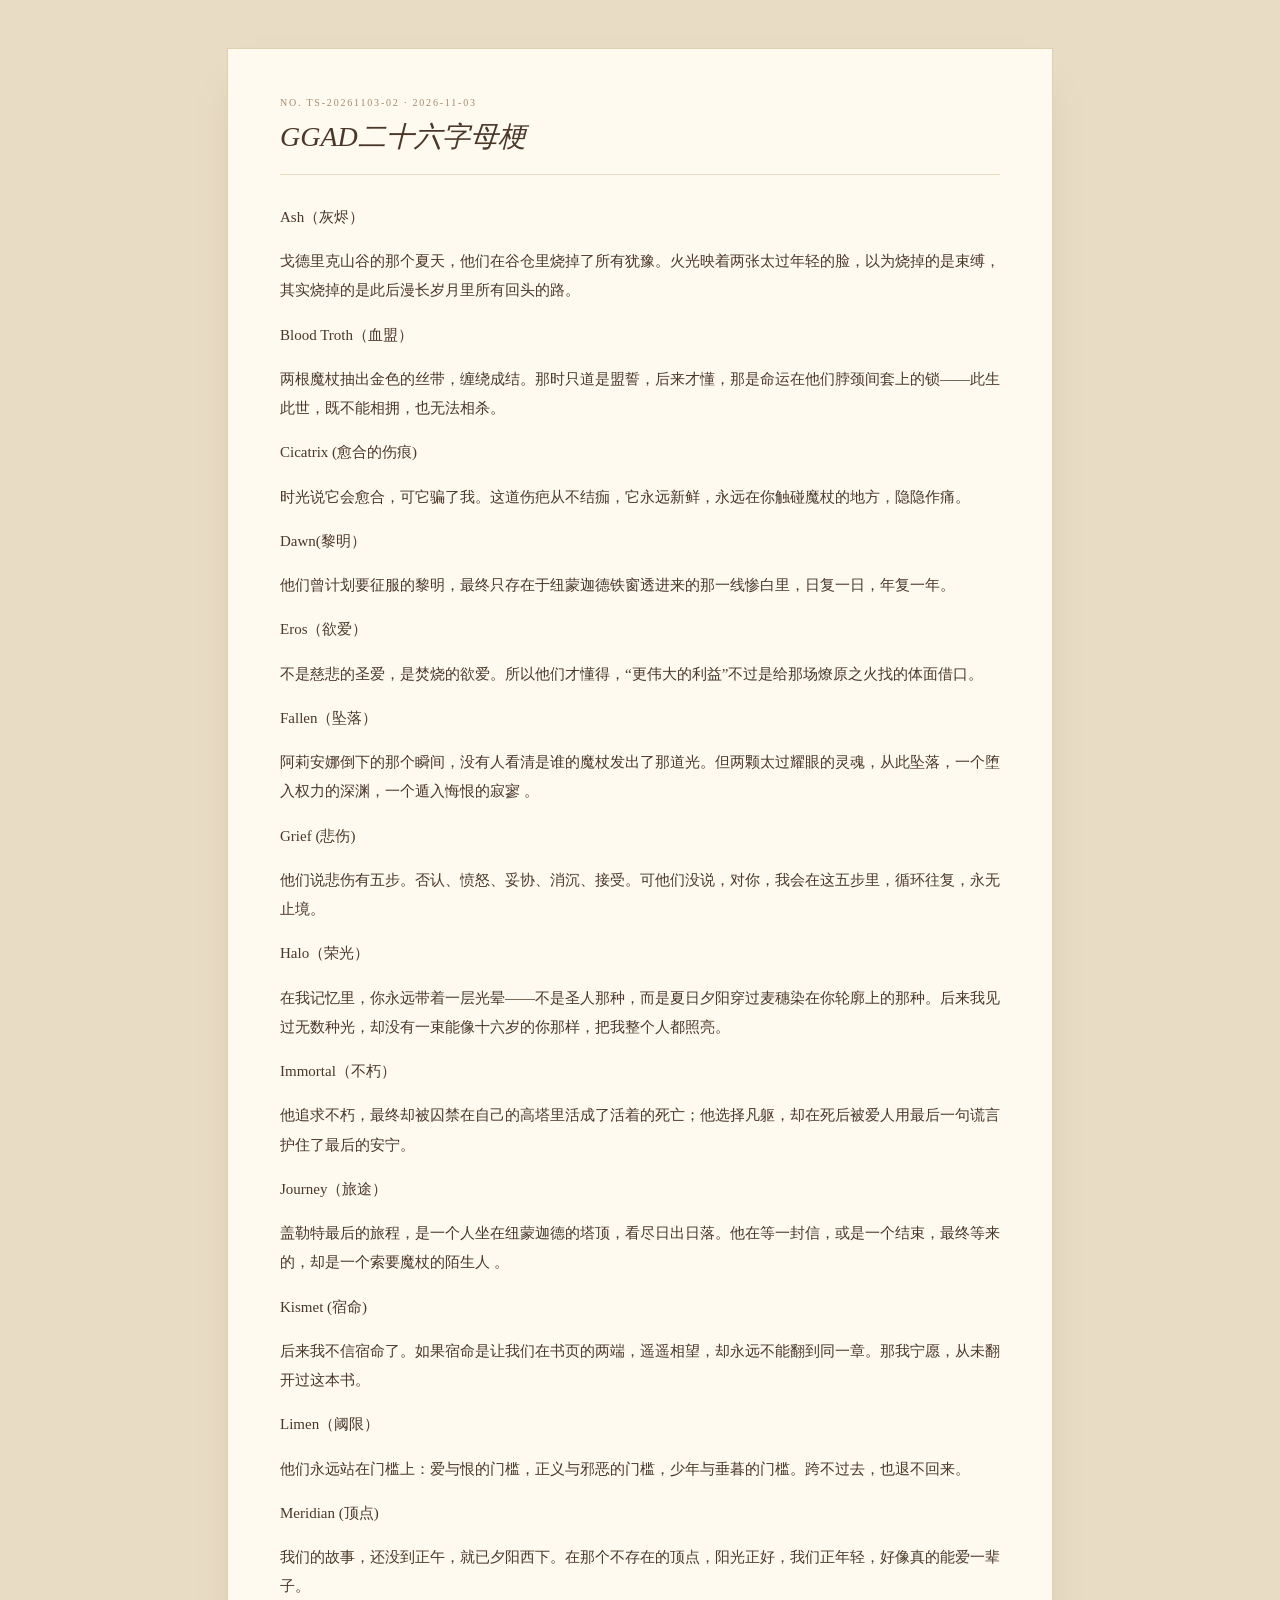
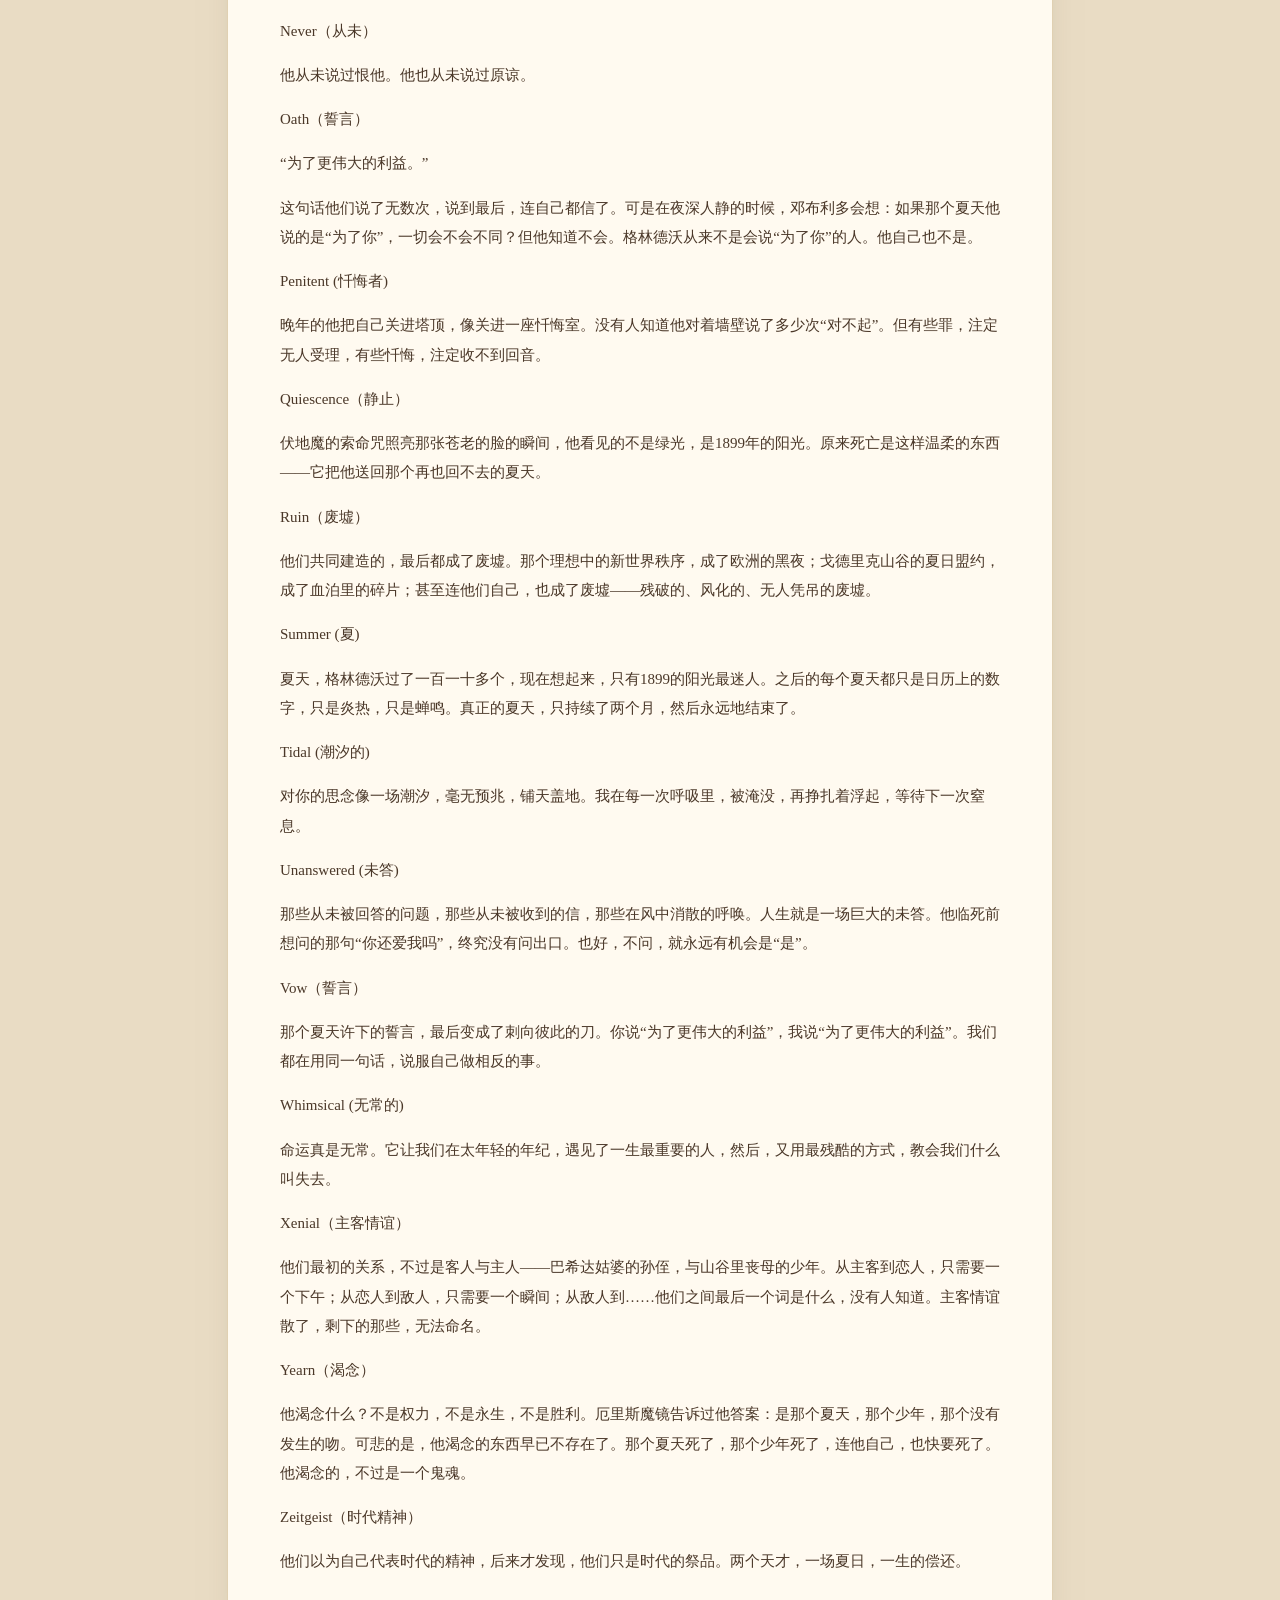
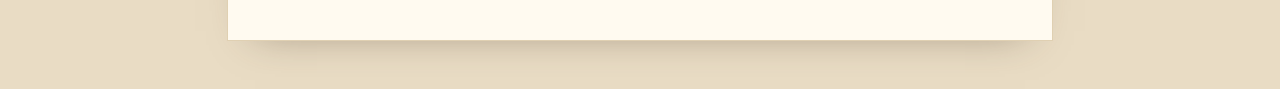
<file: works/TS-20261103-02/content.html>
<!DOCTYPE html>
<html lang="zh-CN">
<head>
<meta charset="UTF-8">
<meta name="viewport" content="width=device-width, initial-scale=1">
<title>GGAD二十六字母梗 · Tangerine_Seas's Writing Archive</title>
<style>
  body{margin:0;padding:48px 20px;background:#e9dcc4;color:#4a3728;
       font-family:Georgia,"Times New Roman","Songti SC","STSong",serif;}
  .work{max-width:720px;margin:0 auto;padding:48px 52px;background:#fffaf0;
        border:1px solid #e0d0b2;box-shadow:0 18px 40px -28px #4c392b80;}
  .work-head{border-bottom:1px solid #eadcc2;padding-bottom:18px;margin-bottom:28px;}
  .work-meta{margin:0;font-size:10px;letter-spacing:.18em;text-transform:uppercase;color:#a38a6b;}
  .work-head h1{margin:10px 0 0;font-size:28px;font-weight:400;font-style:italic;line-height:1.35;}
  #work-body{font-size:15px;line-height:1.95;}
  #work-body p{margin:0 0 1em;}
  #work-body h1,#work-body h2,#work-body h3,#work-body h4,#work-body h5,#work-body h6
    {font-weight:400;font-style:italic;margin:1.6em 0 .6em;line-height:1.4;}
  #work-body h1{font-size:24px}#work-body h2{font-size:20px}#work-body h3{font-size:17px}
  #work-body blockquote{margin:1.2em 0;padding-left:1.2em;border-left:2px solid #d9c6a4;
                        font-style:italic;color:#6d5741;}
  #work-body ul,#work-body ol{margin:0 0 1em;padding-left:1.6em;}
  #work-body img{max-width:100%;height:auto;display:block;margin:1.2em auto;
                 padding:6px;background:#fffdf7;border:1px solid #e2d3b6;}
  #work-body table{width:100%;border-collapse:collapse;font-size:13px;}
  #work-body th,#work-body td{border:1px solid #ddccae;padding:8px 10px;text-align:left;}
  @media (max-width:640px){.work{padding:28px 22px}#work-body{font-size:14px}}
</style>
</head>
<body>
<article class="work" id="work"
  data-number="TS-20261103-02"
  data-title="GGAD二十六字母梗"
  data-form="book">
  <header class="work-head">
    <p class="work-meta">No. TS-20261103-02 · 2026-11-03</p>
    <h1>GGAD二十六字母梗</h1>
  </header>
  <main id="work-body">
<p>Ash（灰烬）</p><p>戈德里克山谷的那个夏天，他们在谷仓里烧掉了所有犹豫。火光映着两张太过年轻的脸，以为烧掉的是束缚，其实烧掉的是此后漫长岁月里所有回头的路。</p><p>Blood Troth（血盟）</p><p>两根魔杖抽出金色的丝带，缠绕成结。那时只道是盟誓，后来才懂，那是命运在他们脖颈间套上的锁——此生此世，既不能相拥，也无法相杀。</p><p>Cicatrix (愈合的伤痕)</p><p>时光说它会愈合，可它骗了我。这道伤疤从不结痂，它永远新鲜，永远在你触碰魔杖的地方，隐隐作痛。</p><p>Dawn(黎明）</p><p>他们曾计划要征服的黎明，最终只存在于纽蒙迦德铁窗透进来的那一线惨白里，日复一日，年复一年。</p><p>Eros（欲爱）</p><p>不是慈悲的圣爱，是焚烧的欲爱。所以他们才懂得，“更伟大的利益”不过是给那场燎原之火找的体面借口。</p><p>Fallen（坠落）</p><p>阿莉安娜倒下的那个瞬间，没有人看清是谁的魔杖发出了那道光。但两颗太过耀眼的灵魂，从此坠落，一个堕入权力的深渊，一个遁入悔恨的寂寥 。</p><p>Grief (悲伤)</p><p>他们说悲伤有五步。否认、愤怒、妥协、消沉、接受。可他们没说，对你，我会在这五步里，循环往复，永无止境。</p><p>Halo（荣光）</p><p>在我记忆里，你永远带着一层光晕——不是圣人那种，而是夏日夕阳穿过麦穗染在你轮廓上的那种。后来我见过无数种光，却没有一束能像十六岁的你那样，把我整个人都照亮。</p><p>Immortal（不朽）</p><p>他追求不朽，最终却被囚禁在自己的高塔里活成了活着的死亡；他选择凡躯，却在死后被爱人用最后一句谎言护住了最后的安宁。</p><p>Journey（旅途）</p><p>盖勒特最后的旅程，是一个人坐在纽蒙迦德的塔顶，看尽日出日落。他在等一封信，或是一个结束，最终等来的，却是一个索要魔杖的陌生人 。</p><p>Kismet (宿命)</p><p>后来我不信宿命了。如果宿命是让我们在书页的两端，遥遥相望，却永远不能翻到同一章。那我宁愿，从未翻开过这本书。</p><p>Limen（阈限）</p><p>他们永远站在门槛上：爱与恨的门槛，正义与邪恶的门槛，少年与垂暮的门槛。跨不过去，也退不回来。</p><p>Meridian (顶点)</p><p>我们的故事，还没到正午，就已夕阳西下。在那个不存在的顶点，阳光正好，我们正年轻，好像真的能爱一辈子。</p><p>Never（从未）</p><p>他从未说过恨他。他也从未说过原谅。</p><p>Oath（誓言）</p><p>“为了更伟大的利益。”</p><p>这句话他们说了无数次，说到最后，连自己都信了。可是在夜深人静的时候，邓布利多会想：如果那个夏天他说的是“为了你”，一切会不会不同？但他知道不会。格林德沃从来不是会说“为了你”的人。他自己也不是。</p><p>Penitent (忏悔者)</p><p>晚年的他把自己关进塔顶，像关进一座忏悔室。没有人知道他对着墙壁说了多少次“对不起”。但有些罪，注定无人受理，有些忏悔，注定收不到回音。</p><p>Quiescence（静止）</p><p>伏地魔的索命咒照亮那张苍老的脸的瞬间，他看见的不是绿光，是1899年的阳光。原来死亡是这样温柔的东西——它把他送回那个再也回不去的夏天。</p><p>Ruin（废墟）</p><p>他们共同建造的，最后都成了废墟。那个理想中的新世界秩序，成了欧洲的黑夜；戈德里克山谷的夏日盟约，成了血泊里的碎片；甚至连他们自己，也成了废墟——残破的、风化的、无人凭吊的废墟。</p><p>Summer (夏)</p><p>夏天，格林德沃过了一百一十多个，现在想起来，只有1899的阳光最迷人。之后的每个夏天都只是日历上的数字，只是炎热，只是蝉鸣。真正的夏天，只持续了两个月，然后永远地结束了。</p><p>Tidal (潮汐的)</p><p>对你的思念像一场潮汐，毫无预兆，铺天盖地。我在每一次呼吸里，被淹没，再挣扎着浮起，等待下一次窒息。</p><p>Unanswered (未答)</p><p>那些从未被回答的问题，那些从未被收到的信，那些在风中消散的呼唤。人生就是一场巨大的未答。他临死前想问的那句“你还爱我吗”，终究没有问出口。也好，不问，就永远有机会是“是”。</p><p>Vow（誓言）</p><p>那个夏天许下的誓言，最后变成了刺向彼此的刀。你说“为了更伟大的利益”，我说“为了更伟大的利益”。我们都在用同一句话，说服自己做相反的事。</p><p>Whimsical (无常的)</p><p>命运真是无常。它让我们在太年轻的年纪，遇见了一生最重要的人，然后，又用最残酷的方式，教会我们什么叫失去。</p><p>Xenial（主客情谊）</p><p>他们最初的关系，不过是客人与主人——巴希达姑婆的孙侄，与山谷里丧母的少年。从主客到恋人，只需要一个下午；从恋人到敌人，只需要一个瞬间；从敌人到……他们之间最后一个词是什么，没有人知道。主客情谊散了，剩下的那些，无法命名。</p><p>Yearn（渴念）</p><p>他渴念什么？不是权力，不是永生，不是胜利。厄里斯魔镜告诉过他答案：是那个夏天，那个少年，那个没有发生的吻。可悲的是，他渴念的东西早已不存在了。那个夏天死了，那个少年死了，连他自己，也快要死了。他渴念的，不过是一个鬼魂。</p><p>Zeitgeist（时代精神）</p><p>他们以为自己代表时代的精神，后来才发现，他们只是时代的祭品。两个天才，一场夏日，一生的偿还。</p>
  </main>
</article>
</body>
</html>
</file>
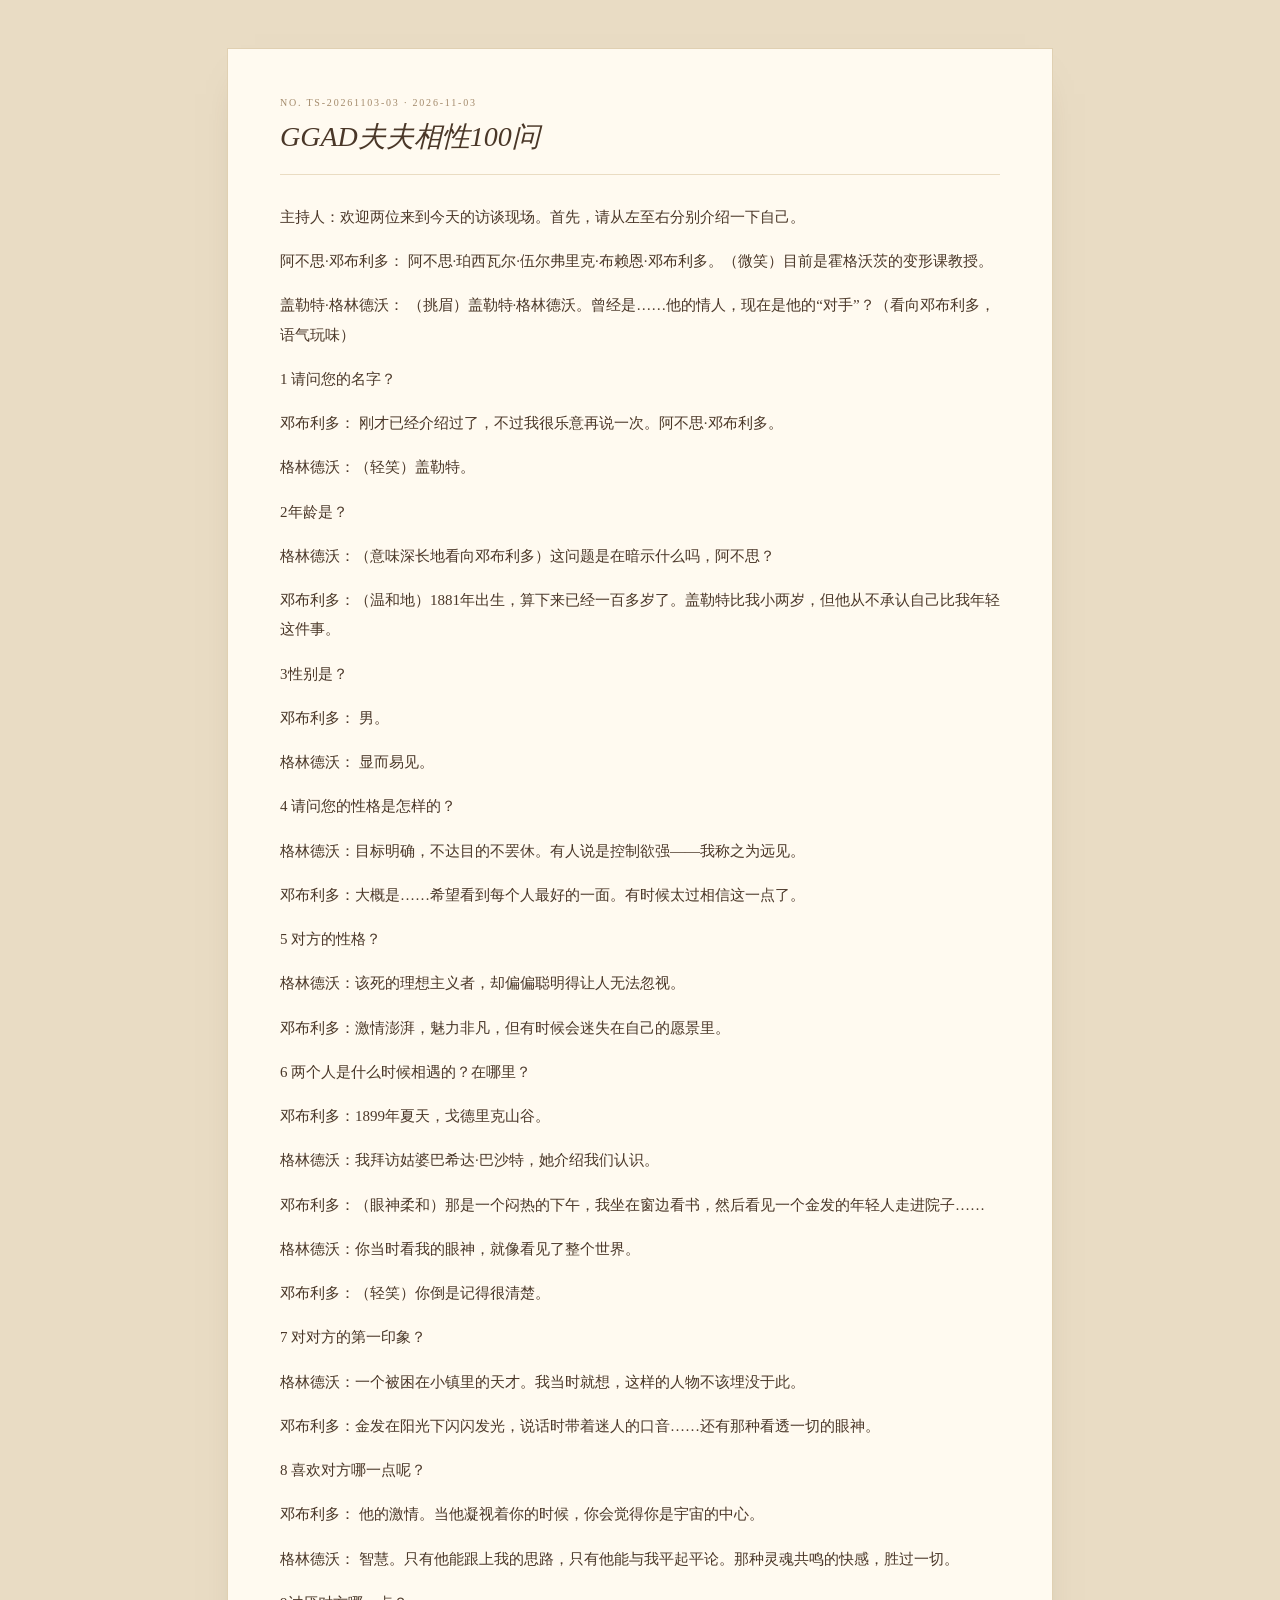
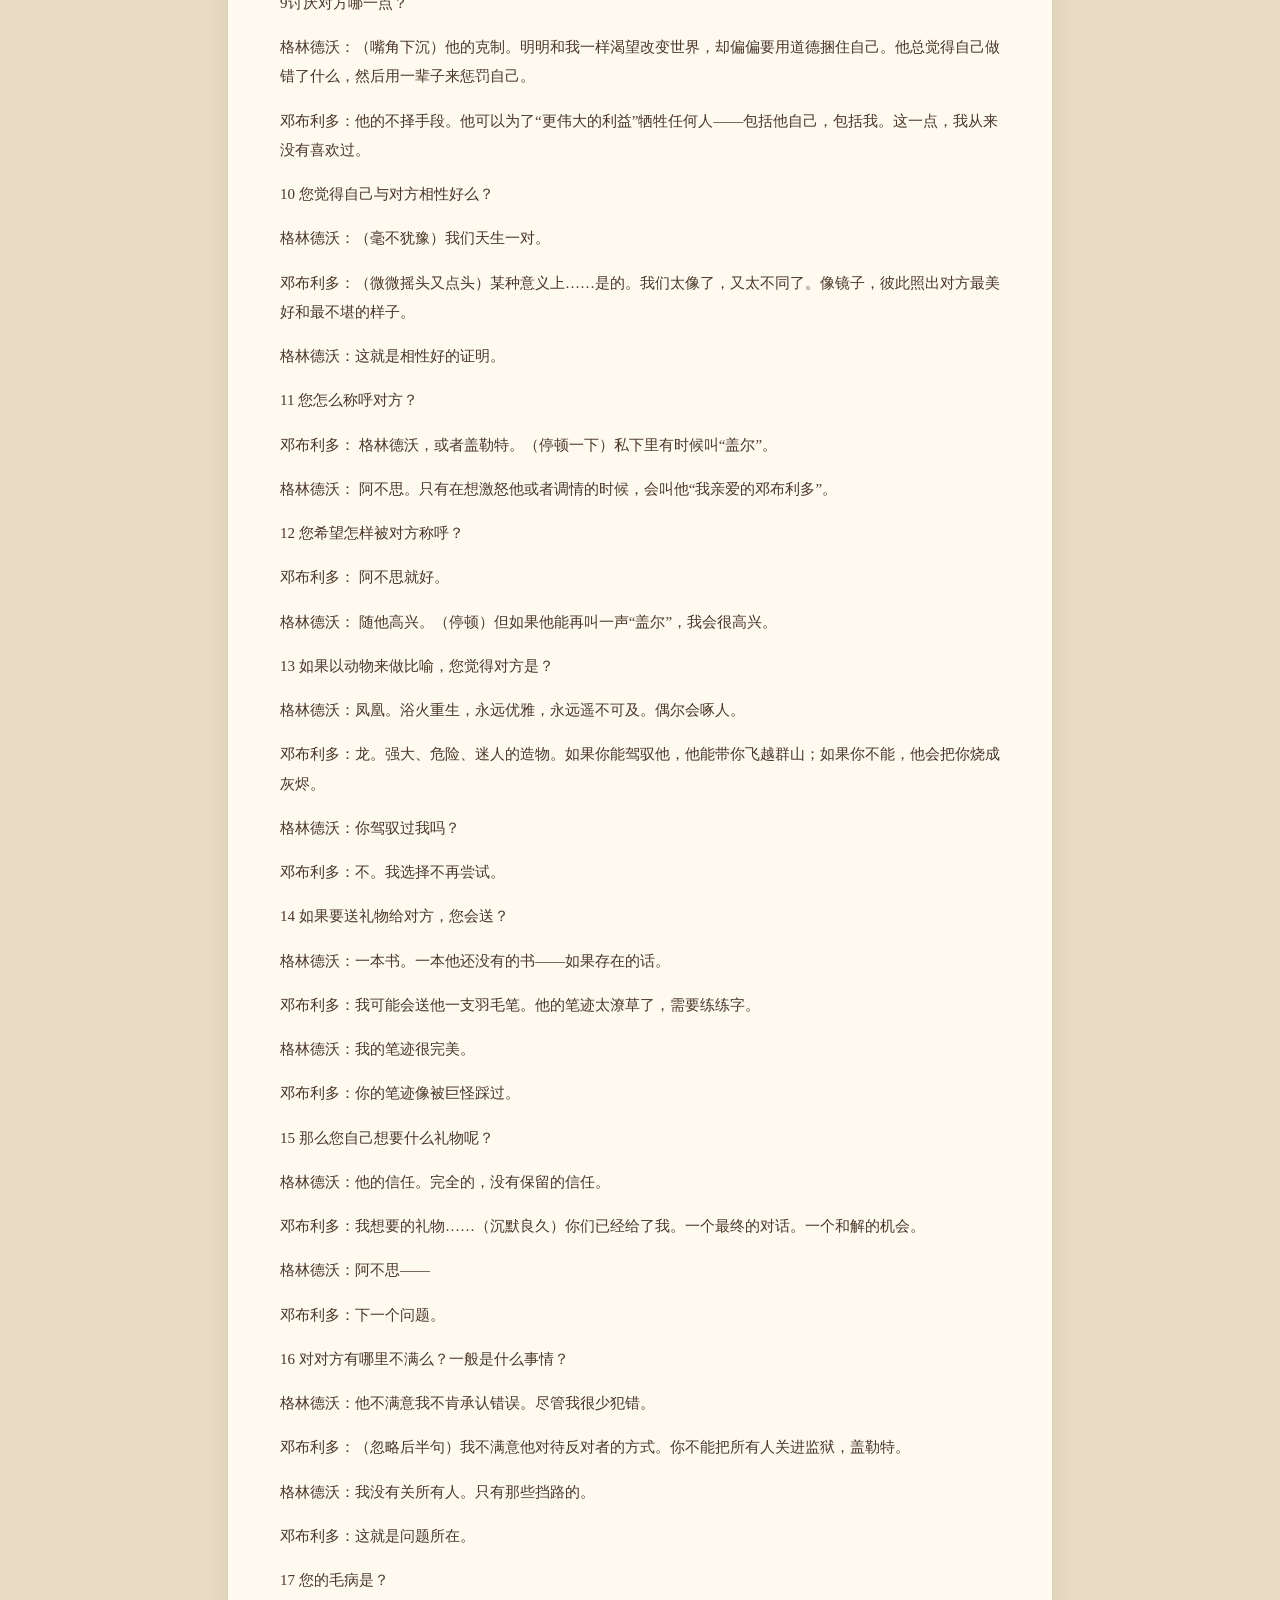
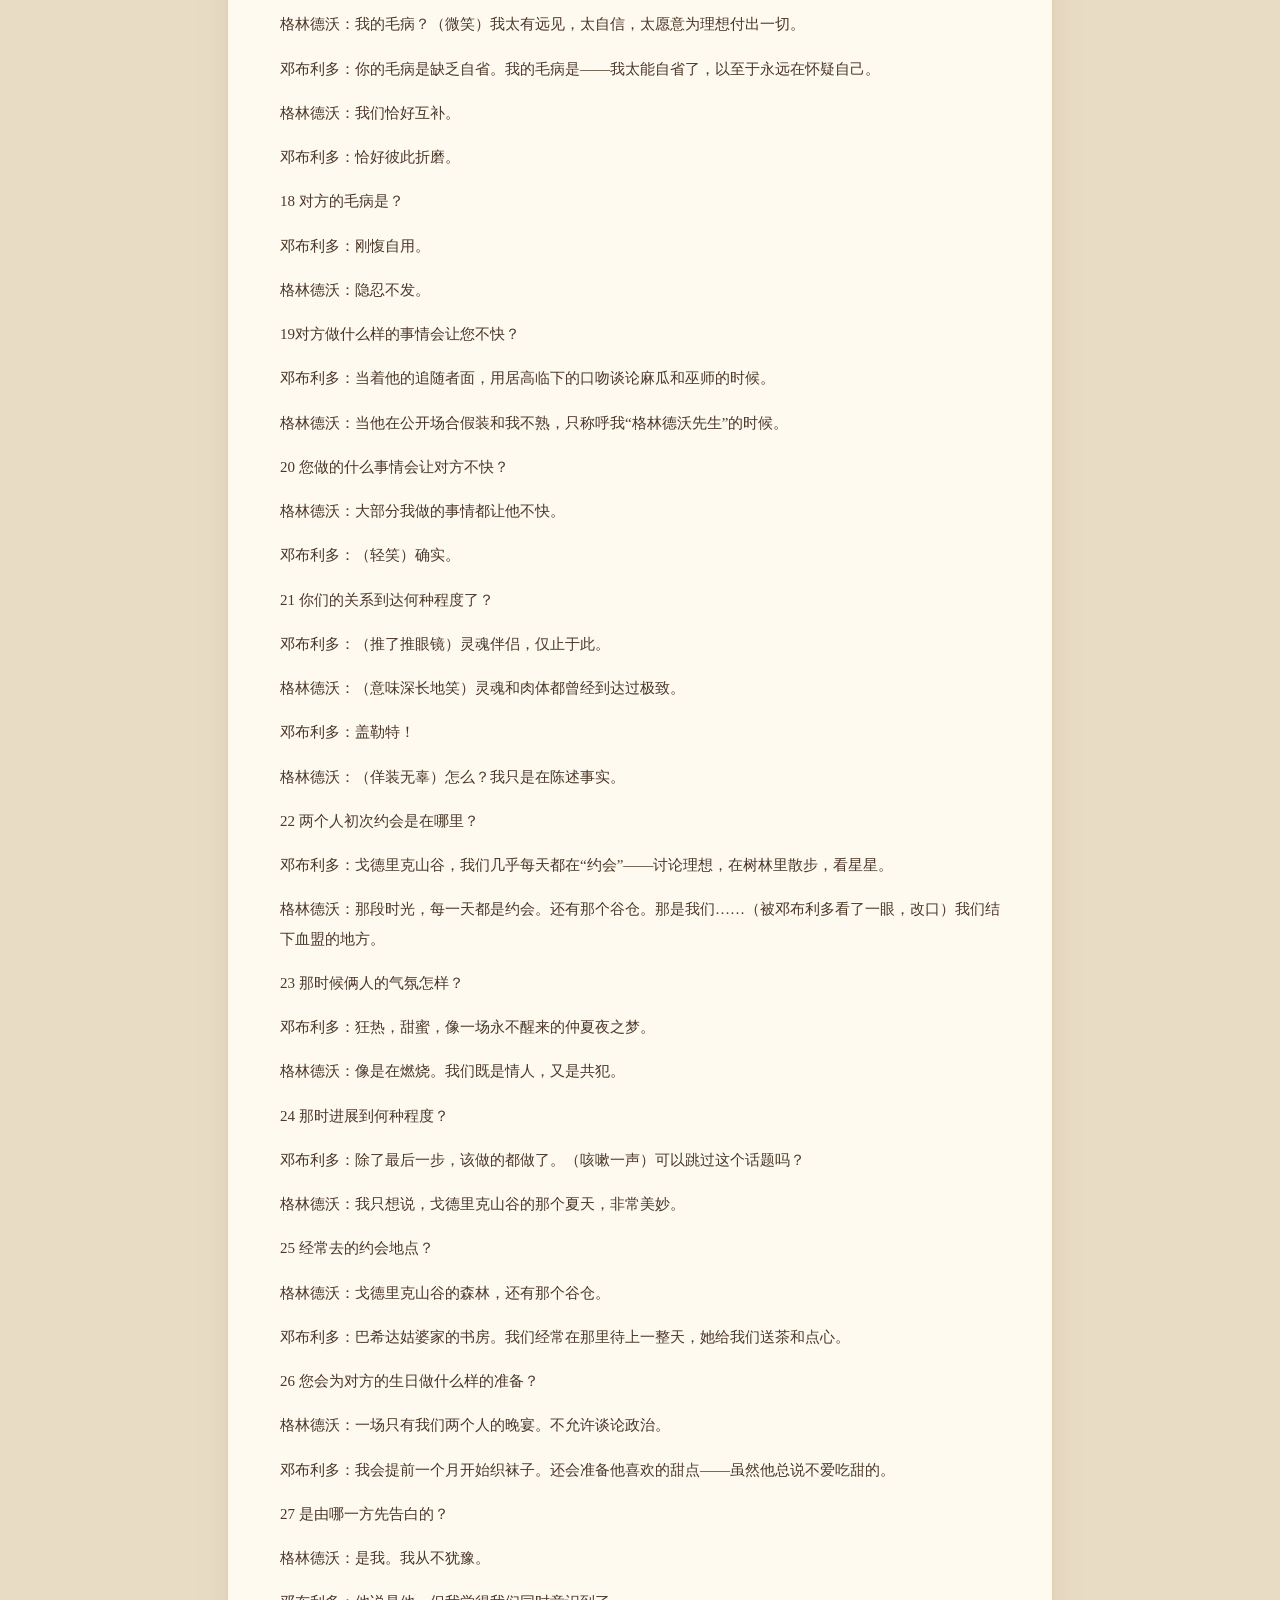
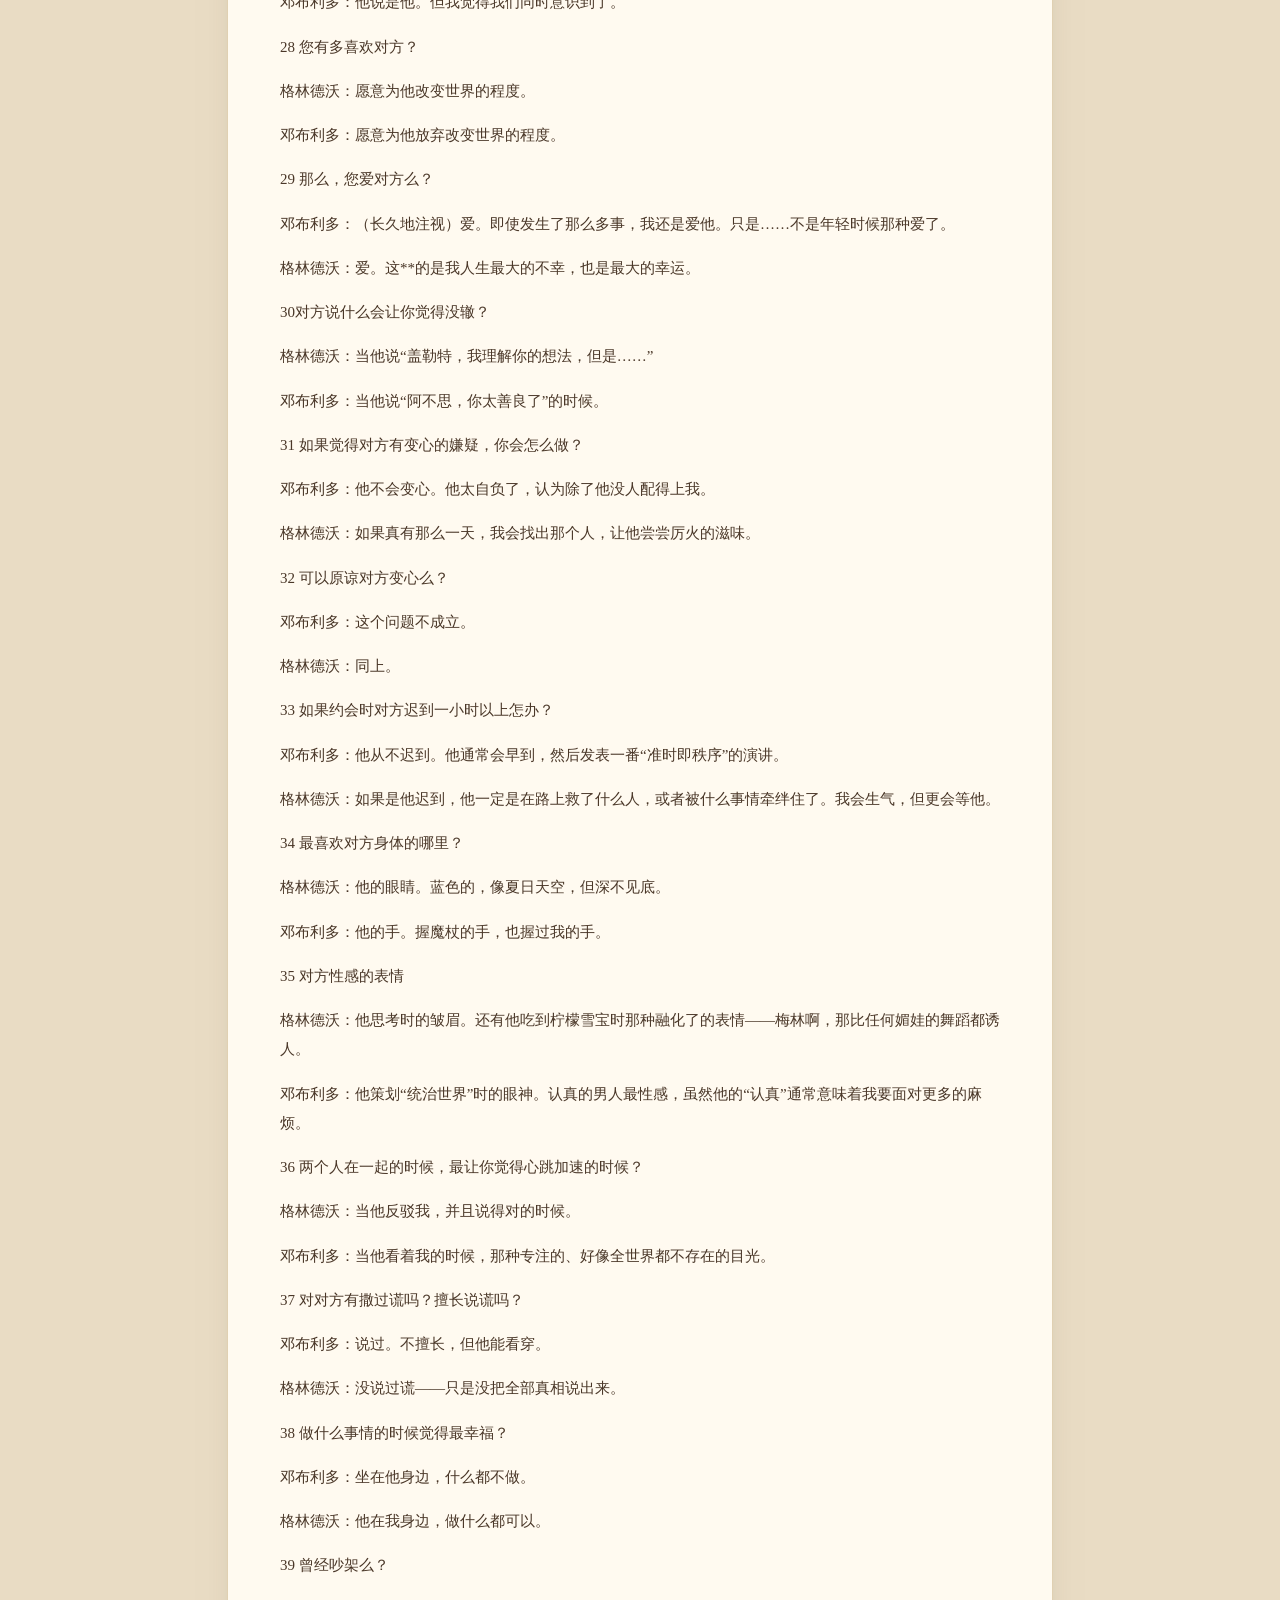
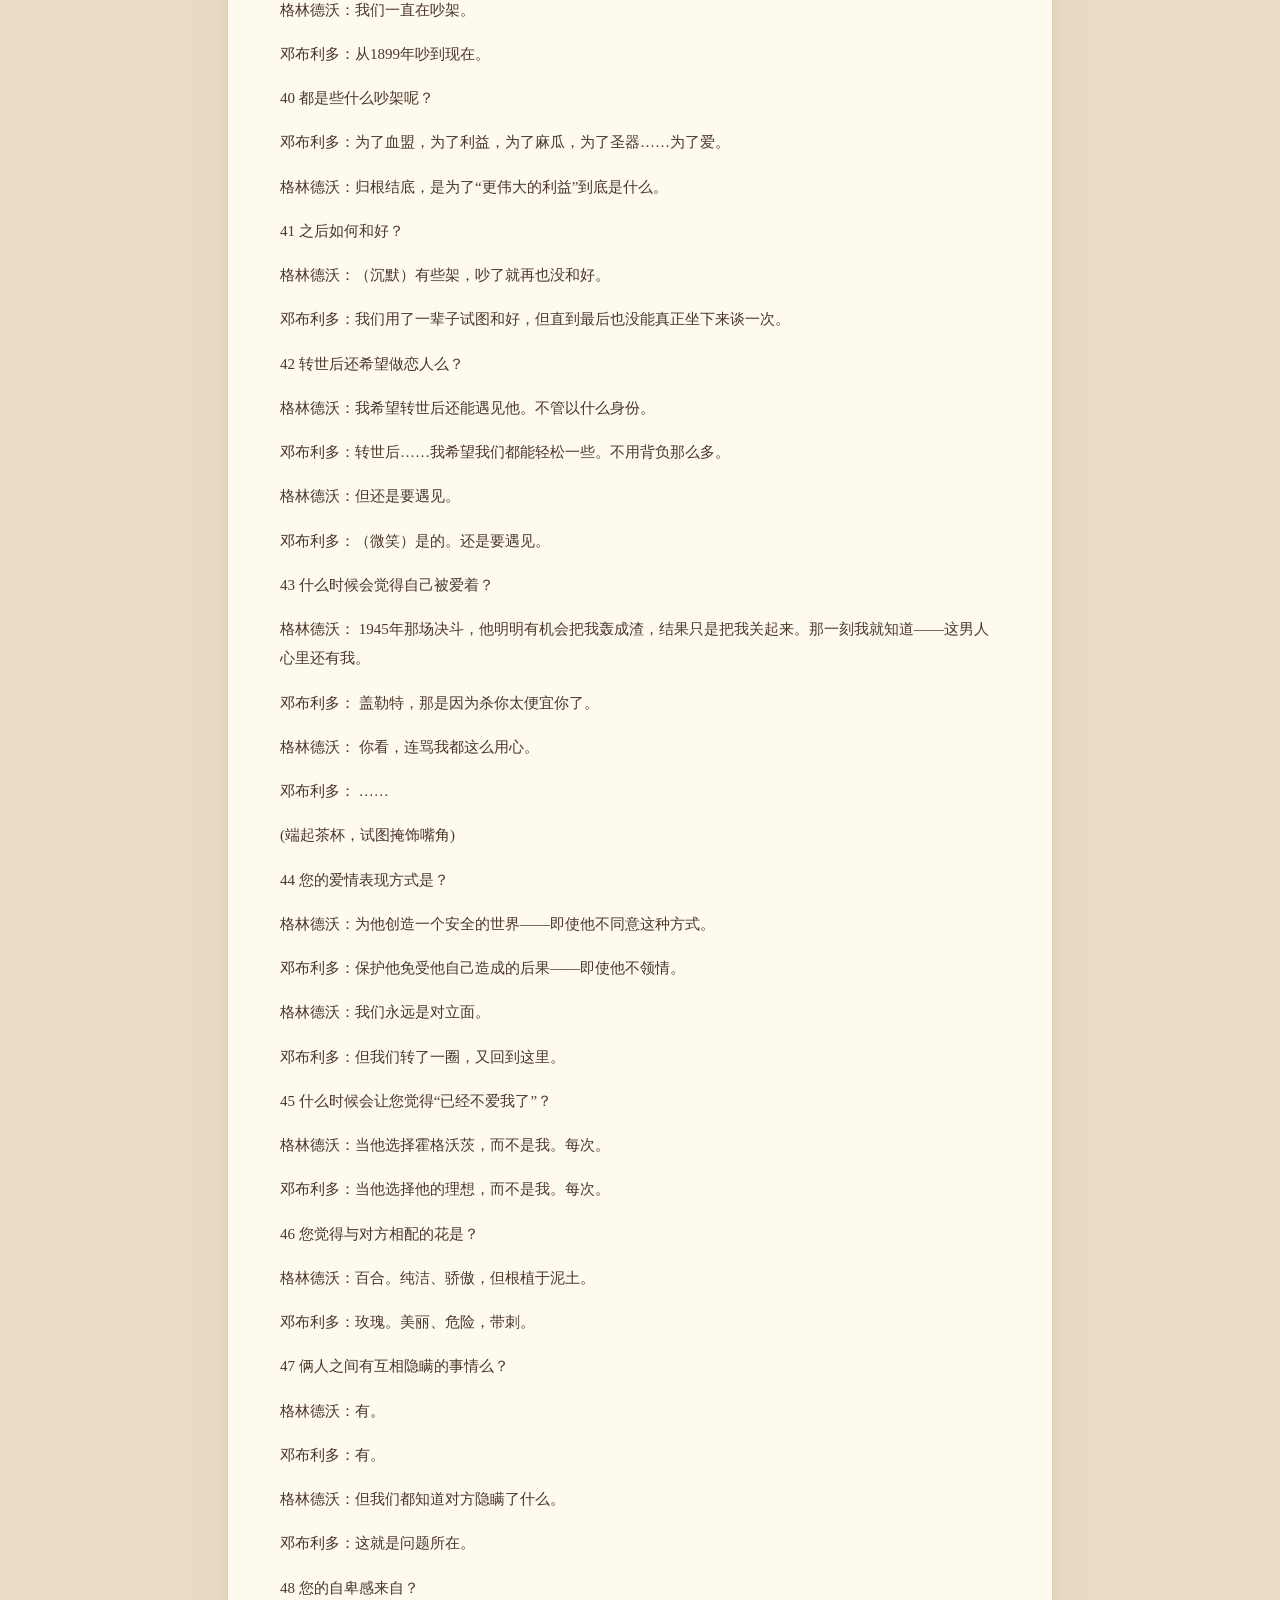
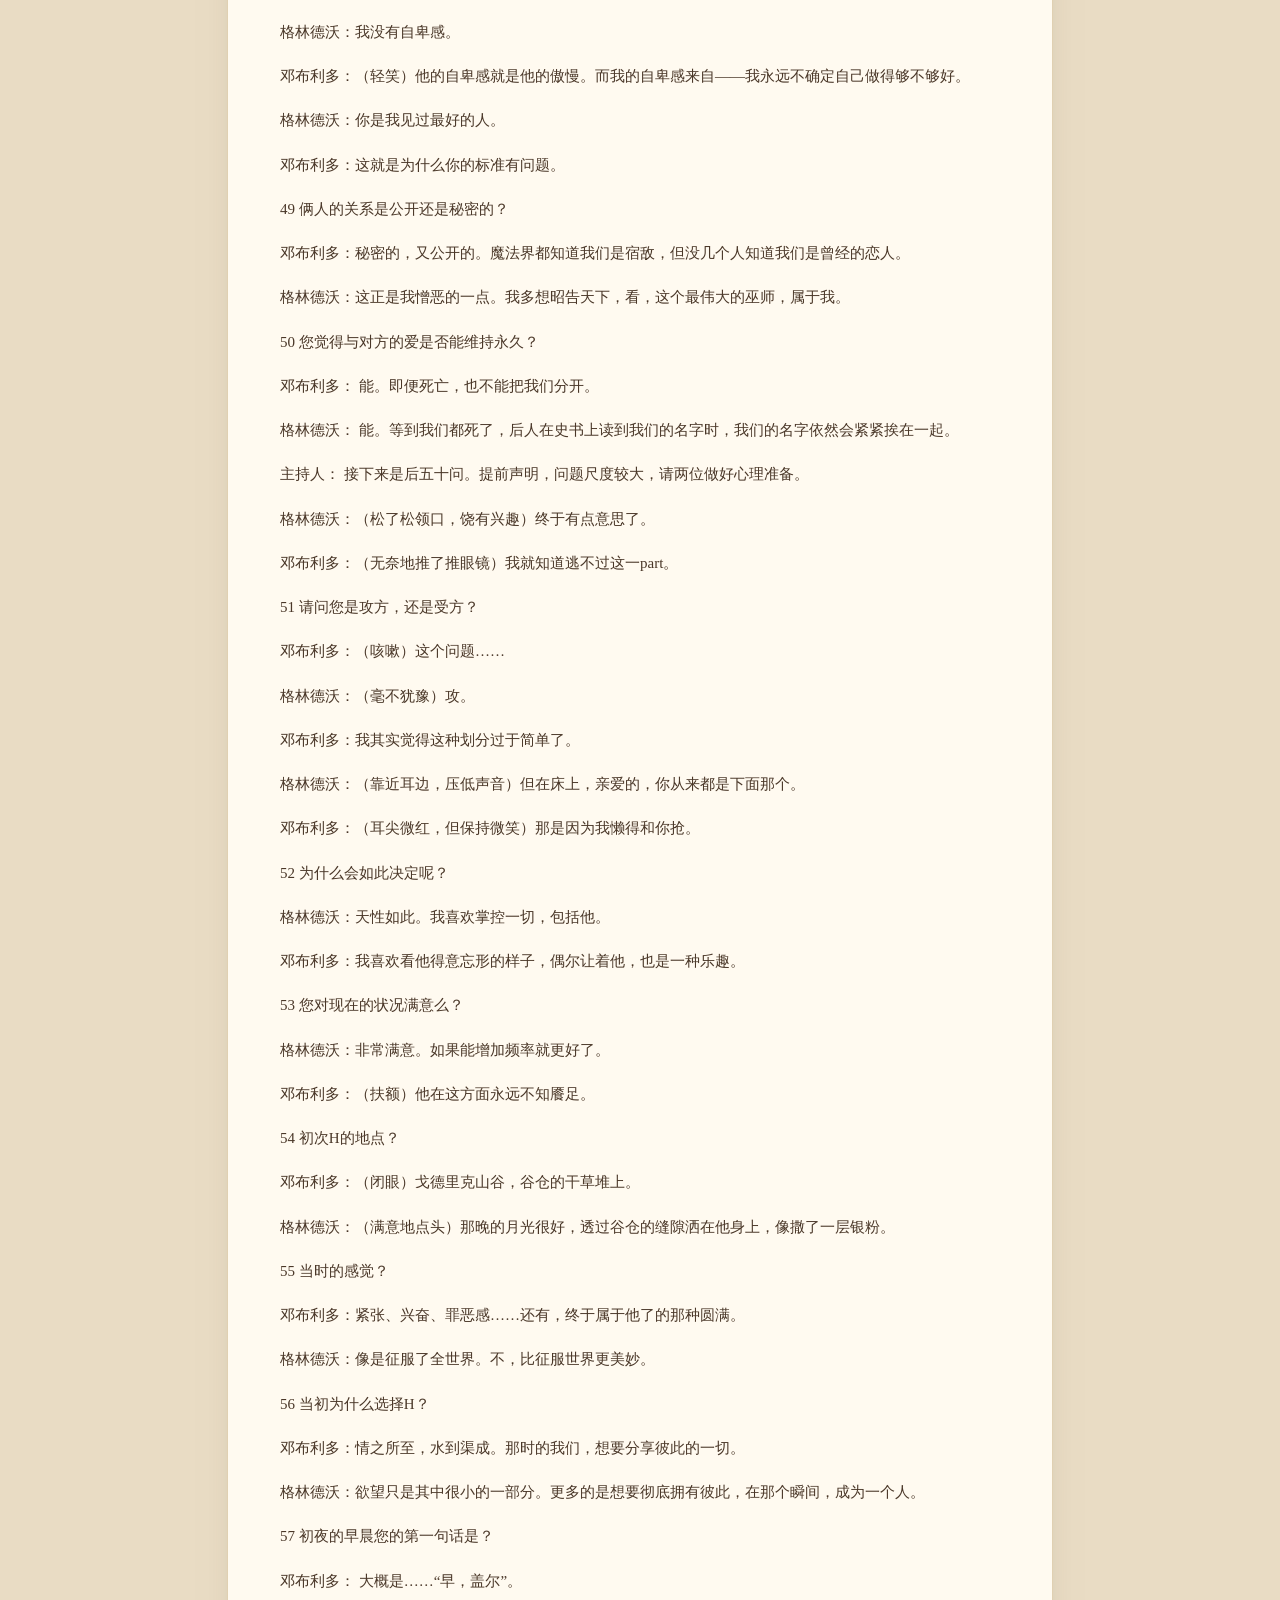
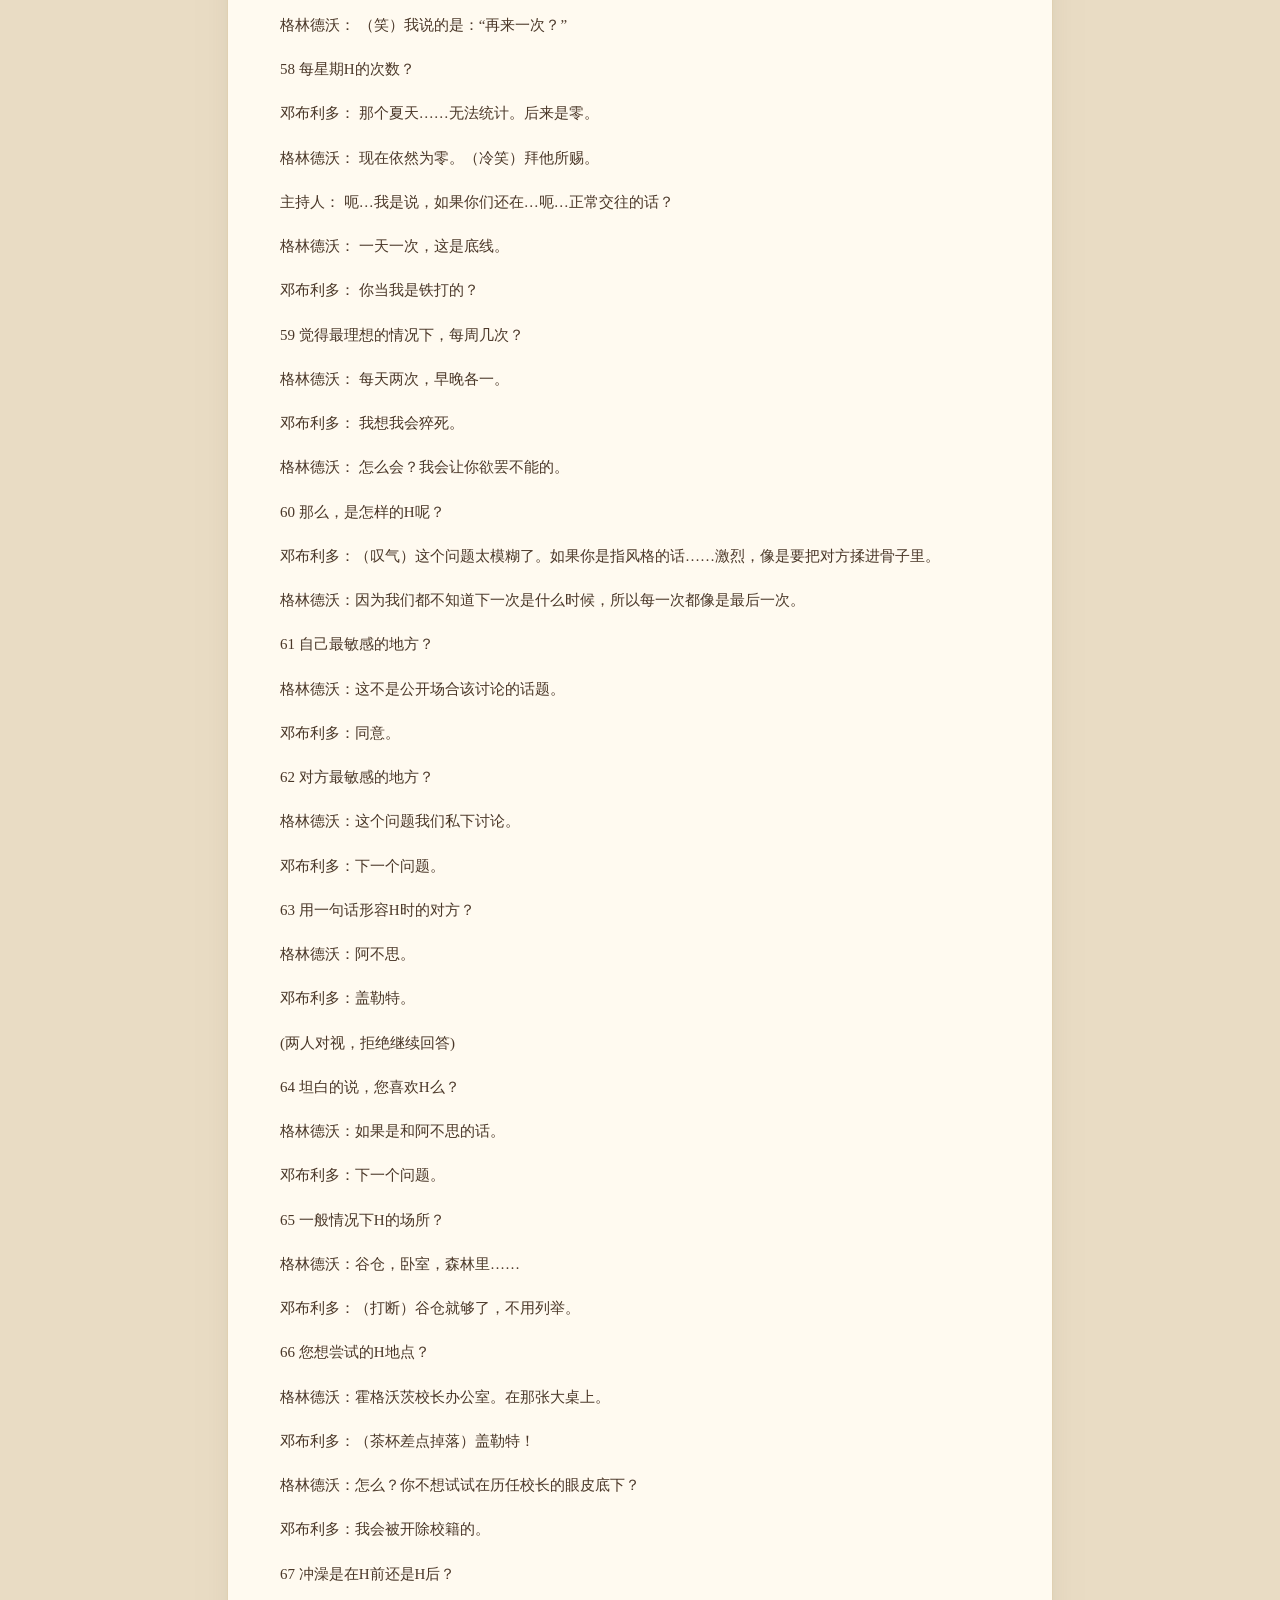
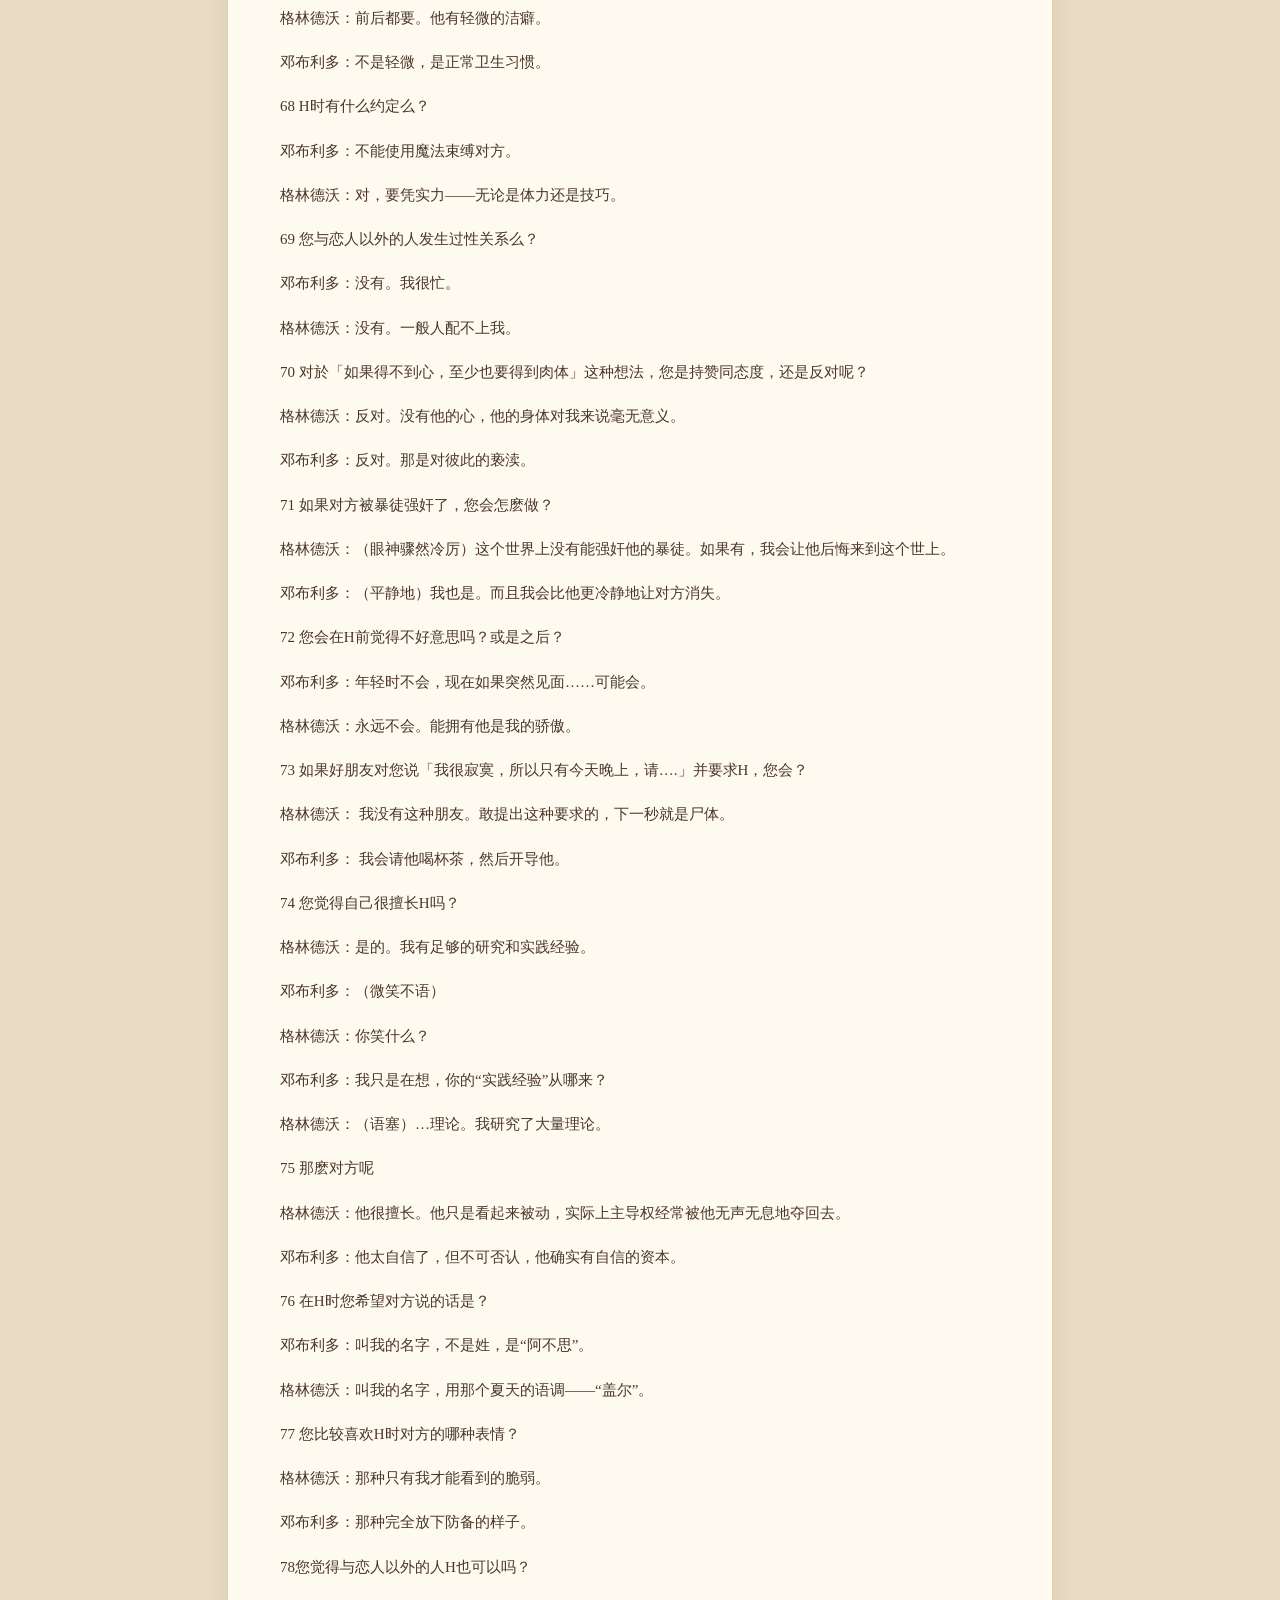
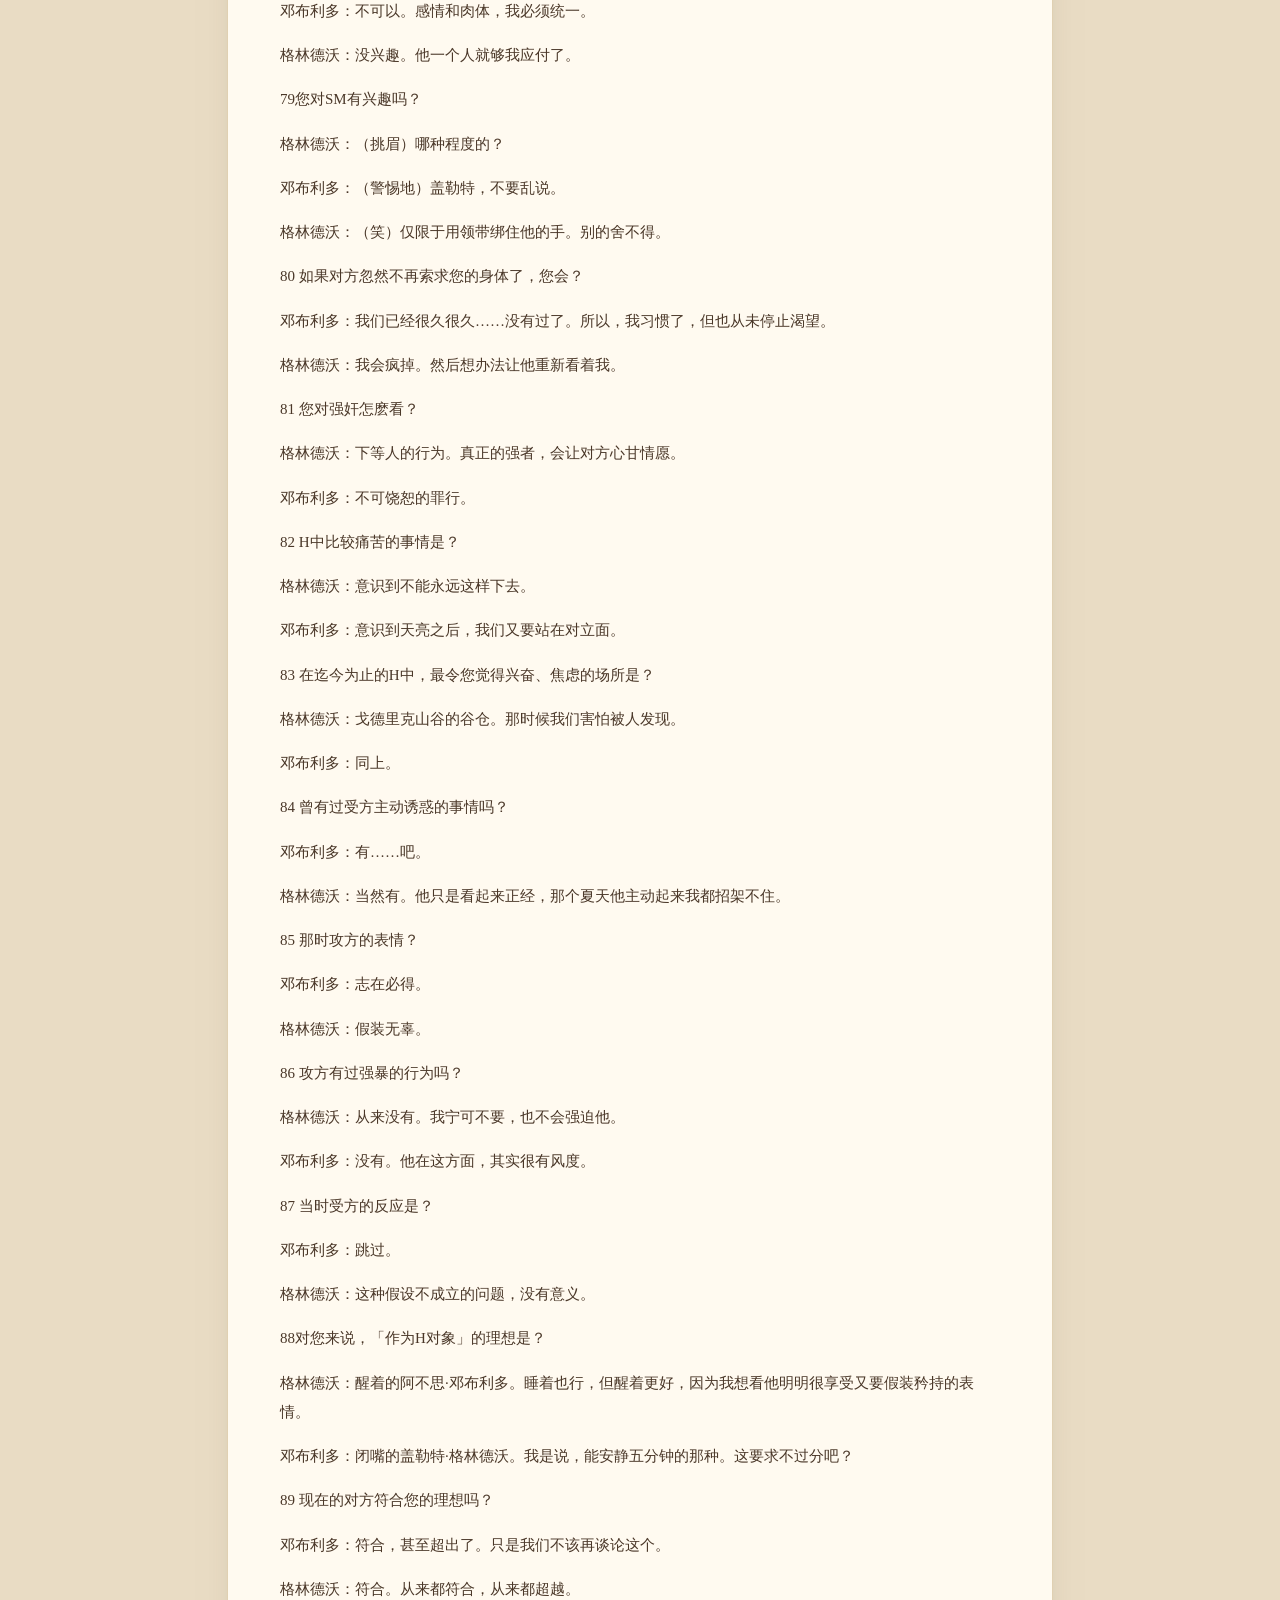
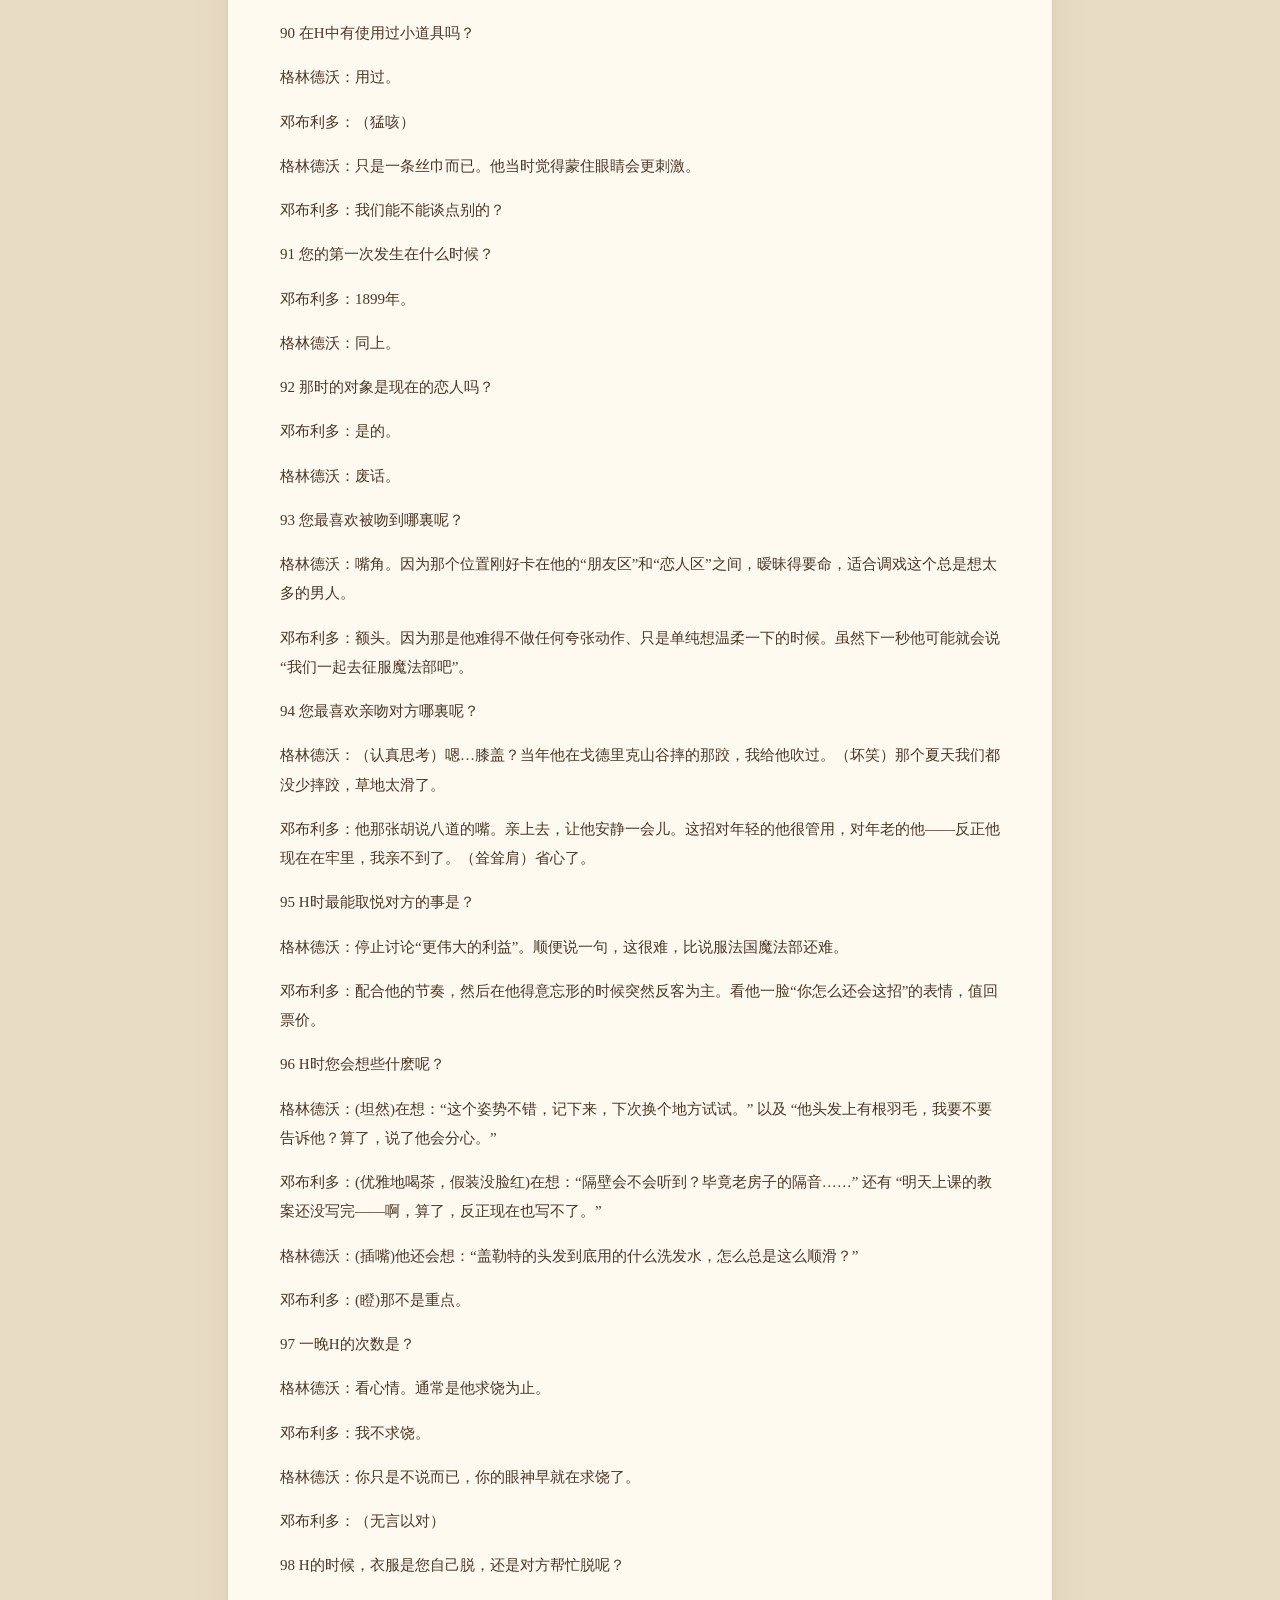
<file: works/TS-20261103-03/content.html>
<!DOCTYPE html>
<html lang="zh-CN">
<head>
<meta charset="UTF-8">
<meta name="viewport" content="width=device-width, initial-scale=1">
<title>GGAD夫夫相性100问 · Tangerine_Seas's Writing Archive</title>
<style>
  body{margin:0;padding:48px 20px;background:#e9dcc4;color:#4a3728;
       font-family:Georgia,"Times New Roman","Songti SC","STSong",serif;}
  .work{max-width:720px;margin:0 auto;padding:48px 52px;background:#fffaf0;
        border:1px solid #e0d0b2;box-shadow:0 18px 40px -28px #4c392b80;}
  .work-head{border-bottom:1px solid #eadcc2;padding-bottom:18px;margin-bottom:28px;}
  .work-meta{margin:0;font-size:10px;letter-spacing:.18em;text-transform:uppercase;color:#a38a6b;}
  .work-head h1{margin:10px 0 0;font-size:28px;font-weight:400;font-style:italic;line-height:1.35;}
  #work-body{font-size:15px;line-height:1.95;}
  #work-body p{margin:0 0 1em;}
  #work-body h1,#work-body h2,#work-body h3,#work-body h4,#work-body h5,#work-body h6
    {font-weight:400;font-style:italic;margin:1.6em 0 .6em;line-height:1.4;}
  #work-body h1{font-size:24px}#work-body h2{font-size:20px}#work-body h3{font-size:17px}
  #work-body blockquote{margin:1.2em 0;padding-left:1.2em;border-left:2px solid #d9c6a4;
                        font-style:italic;color:#6d5741;}
  #work-body ul,#work-body ol{margin:0 0 1em;padding-left:1.6em;}
  #work-body img{max-width:100%;height:auto;display:block;margin:1.2em auto;
                 padding:6px;background:#fffdf7;border:1px solid #e2d3b6;}
  #work-body table{width:100%;border-collapse:collapse;font-size:13px;}
  #work-body th,#work-body td{border:1px solid #ddccae;padding:8px 10px;text-align:left;}
  @media (max-width:640px){.work{padding:28px 22px}#work-body{font-size:14px}}
</style>
</head>
<body>
<article class="work" id="work"
  data-number="TS-20261103-03"
  data-title="GGAD夫夫相性100问"
  data-form="letter">
  <header class="work-head">
    <p class="work-meta">No. TS-20261103-03 · 2026-11-03</p>
    <h1>GGAD夫夫相性100问</h1>
  </header>
  <main id="work-body">
<p>主持人：欢迎两位来到今天的访谈现场。首先，请从左至右分别介绍一下自己。</p><p>阿不思·邓布利多： 阿不思·珀西瓦尔·伍尔弗里克·布赖恩·邓布利多。（微笑）目前是霍格沃茨的变形课教授。</p><p>盖勒特·格林德沃： （挑眉）盖勒特·格林德沃。曾经是……他的情人，现在是他的“对手”？（看向邓布利多，语气玩味）</p><p>1 请问您的名字？</p><p>邓布利多： 刚才已经介绍过了，不过我很乐意再说一次。阿不思·邓布利多。</p><p>格林德沃：（轻笑）盖勒特。</p><p>2年龄是？</p><p>格林德沃：（意味深长地看向邓布利多）这问题是在暗示什么吗，阿不思？</p><p>邓布利多：（温和地）1881年出生，算下来已经一百多岁了。盖勒特比我小两岁，但他从不承认自己比我年轻这件事。</p><p>3性别是？</p><p>邓布利多： 男。</p><p>格林德沃： 显而易见。</p><p>4 请问您的性格是怎样的？</p><p>格林德沃：目标明确，不达目的不罢休。有人说是控制欲强——我称之为远见。</p><p>邓布利多：大概是……希望看到每个人最好的一面。有时候太过相信这一点了。</p><p>5 对方的性格？</p><p>格林德沃：该死的理想主义者，却偏偏聪明得让人无法忽视。</p><p>邓布利多：激情澎湃，魅力非凡，但有时候会迷失在自己的愿景里。</p><p>6 两个人是什么时候相遇的？在哪里？</p><p>邓布利多：1899年夏天，戈德里克山谷。</p><p>格林德沃：我拜访姑婆巴希达·巴沙特，她介绍我们认识。</p><p>邓布利多：（眼神柔和）那是一个闷热的下午，我坐在窗边看书，然后看见一个金发的年轻人走进院子……</p><p>格林德沃：你当时看我的眼神，就像看见了整个世界。</p><p>邓布利多：（轻笑）你倒是记得很清楚。</p><p>7 对对方的第一印象？</p><p>格林德沃：一个被困在小镇里的天才。我当时就想，这样的人物不该埋没于此。</p><p>邓布利多：金发在阳光下闪闪发光，说话时带着迷人的口音……还有那种看透一切的眼神。</p><p>8 喜欢对方哪一点呢？</p><p>邓布利多： 他的激情。当他凝视着你的时候，你会觉得你是宇宙的中心。</p><p>格林德沃： 智慧。只有他能跟上我的思路，只有他能与我平起平论。那种灵魂共鸣的快感，胜过一切。</p><p>9讨厌对方哪一点？</p><p>格林德沃：（嘴角下沉）他的克制。明明和我一样渴望改变世界，却偏偏要用道德捆住自己。他总觉得自己做错了什么，然后用一辈子来惩罚自己。</p><p>邓布利多：他的不择手段。他可以为了“更伟大的利益”牺牲任何人——包括他自己，包括我。这一点，我从来没有喜欢过。</p><p>10 您觉得自己与对方相性好么？</p><p>格林德沃：（毫不犹豫）我们天生一对。</p><p>邓布利多：（微微摇头又点头）某种意义上……是的。我们太像了，又太不同了。像镜子，彼此照出对方最美好和最不堪的样子。</p><p>格林德沃：这就是相性好的证明。</p><p>11 您怎么称呼对方？</p><p>邓布利多： 格林德沃，或者盖勒特。（停顿一下）私下里有时候叫“盖尔”。</p><p>格林德沃： 阿不思。只有在想激怒他或者调情的时候，会叫他“我亲爱的邓布利多”。</p><p>12 您希望怎样被对方称呼？</p><p>邓布利多： 阿不思就好。</p><p>格林德沃： 随他高兴。（停顿）但如果他能再叫一声“盖尔”，我会很高兴。</p><p>13 如果以动物来做比喻，您觉得对方是？</p><p>格林德沃：凤凰。浴火重生，永远优雅，永远遥不可及。偶尔会啄人。</p><p>邓布利多：龙。强大、危险、迷人的造物。如果你能驾驭他，他能带你飞越群山；如果你不能，他会把你烧成灰烬。</p><p>格林德沃：你驾驭过我吗？</p><p>邓布利多：不。我选择不再尝试。</p><p>14 如果要送礼物给对方，您会送？</p><p>格林德沃：一本书。一本他还没有的书——如果存在的话。</p><p>邓布利多：我可能会送他一支羽毛笔。他的笔迹太潦草了，需要练练字。</p><p>格林德沃：我的笔迹很完美。</p><p>邓布利多：你的笔迹像被巨怪踩过。</p><p>15 那么您自己想要什么礼物呢？</p><p>格林德沃：他的信任。完全的，没有保留的信任。</p><p>邓布利多：我想要的礼物……（沉默良久）你们已经给了我。一个最终的对话。一个和解的机会。</p><p>格林德沃：阿不思——</p><p>邓布利多：下一个问题。</p><p>16 对对方有哪里不满么？一般是什么事情？</p><p>格林德沃：他不满意我不肯承认错误。尽管我很少犯错。</p><p>邓布利多：（忽略后半句）我不满意他对待反对者的方式。你不能把所有人关进监狱，盖勒特。</p><p>格林德沃：我没有关所有人。只有那些挡路的。</p><p>邓布利多：这就是问题所在。</p><p>17 您的毛病是？</p><p>格林德沃：我的毛病？（微笑）我太有远见，太自信，太愿意为理想付出一切。</p><p>邓布利多：你的毛病是缺乏自省。我的毛病是——我太能自省了，以至于永远在怀疑自己。</p><p>格林德沃：我们恰好互补。</p><p>邓布利多：恰好彼此折磨。</p><p>18 对方的毛病是？</p><p>邓布利多：刚愎自用。</p><p>格林德沃：隐忍不发。</p><p>19对方做什么样的事情会让您不快？</p><p>邓布利多：当着他的追随者面，用居高临下的口吻谈论麻瓜和巫师的时候。</p><p>格林德沃：当他在公开场合假装和我不熟，只称呼我“格林德沃先生”的时候。</p><p>20 您做的什么事情会让对方不快？</p><p>格林德沃：大部分我做的事情都让他不快。</p><p>邓布利多：（轻笑）确实。</p><p>21 你们的关系到达何种程度了？</p><p>邓布利多：（推了推眼镜）灵魂伴侣，仅止于此。</p><p>格林德沃：（意味深长地笑）灵魂和肉体都曾经到达过极致。</p><p>邓布利多：盖勒特！</p><p>格林德沃：（佯装无辜）怎么？我只是在陈述事实。</p><p>22 两个人初次约会是在哪里？</p><p>邓布利多：戈德里克山谷，我们几乎每天都在“约会”——讨论理想，在树林里散步，看星星。</p><p>格林德沃：那段时光，每一天都是约会。还有那个谷仓。那是我们……（被邓布利多看了一眼，改口）我们结下血盟的地方。</p><p>23 那时候俩人的气氛怎样？</p><p>邓布利多：狂热，甜蜜，像一场永不醒来的仲夏夜之梦。</p><p>格林德沃：像是在燃烧。我们既是情人，又是共犯。</p><p>24 那时进展到何种程度？</p><p>邓布利多：除了最后一步，该做的都做了。（咳嗽一声）可以跳过这个话题吗？</p><p>格林德沃：我只想说，戈德里克山谷的那个夏天，非常美妙。</p><p>25 经常去的约会地点？</p><p>格林德沃：戈德里克山谷的森林，还有那个谷仓。</p><p>邓布利多：巴希达姑婆家的书房。我们经常在那里待上一整天，她给我们送茶和点心。</p><p>26 您会为对方的生日做什么样的准备？</p><p>格林德沃：一场只有我们两个人的晚宴。不允许谈论政治。</p><p>邓布利多：我会提前一个月开始织袜子。还会准备他喜欢的甜点——虽然他总说不爱吃甜的。</p><p>27 是由哪一方先告白的？</p><p>格林德沃：是我。我从不犹豫。</p><p>邓布利多：他说是他。但我觉得我们同时意识到了。</p><p>28 您有多喜欢对方？</p><p>格林德沃：愿意为他改变世界的程度。</p><p>邓布利多：愿意为他放弃改变世界的程度。</p><p>29 那么，您爱对方么？</p><p>邓布利多：（长久地注视）爱。即使发生了那么多事，我还是爱他。只是……不是年轻时候那种爱了。</p><p>格林德沃：爱。这**的是我人生最大的不幸，也是最大的幸运。</p><p>30对方说什么会让你觉得没辙？</p><p>格林德沃：当他说“盖勒特，我理解你的想法，但是……”</p><p>邓布利多：当他说“阿不思，你太善良了”的时候。</p><p>31 如果觉得对方有变心的嫌疑，你会怎么做？</p><p>邓布利多：他不会变心。他太自负了，认为除了他没人配得上我。</p><p>格林德沃：如果真有那么一天，我会找出那个人，让他尝尝厉火的滋味。</p><p>32 可以原谅对方变心么？</p><p>邓布利多：这个问题不成立。</p><p>格林德沃：同上。</p><p>33 如果约会时对方迟到一小时以上怎办？</p><p>邓布利多：他从不迟到。他通常会早到，然后发表一番“准时即秩序”的演讲。</p><p>格林德沃：如果是他迟到，他一定是在路上救了什么人，或者被什么事情牵绊住了。我会生气，但更会等他。</p><p>34 最喜欢对方身体的哪里？</p><p>格林德沃：他的眼睛。蓝色的，像夏日天空，但深不见底。</p><p>邓布利多：他的手。握魔杖的手，也握过我的手。</p><p>35 对方性感的表情</p><p>格林德沃：他思考时的皱眉。还有他吃到柠檬雪宝时那种融化了的表情——梅林啊，那比任何媚娃的舞蹈都诱人。</p><p>邓布利多：他策划“统治世界”时的眼神。认真的男人最性感，虽然他的“认真”通常意味着我要面对更多的麻烦。</p><p>36 两个人在一起的时候，最让你觉得心跳加速的时候？</p><p>格林德沃：当他反驳我，并且说得对的时候。</p><p>邓布利多：当他看着我的时候，那种专注的、好像全世界都不存在的目光。</p><p>37 对对方有撒过谎吗？擅长说谎吗？</p><p>邓布利多：说过。不擅长，但他能看穿。</p><p>格林德沃：没说过谎——只是没把全部真相说出来。</p><p>38 做什么事情的时候觉得最幸福？</p><p>邓布利多：坐在他身边，什么都不做。</p><p>格林德沃：他在我身边，做什么都可以。</p><p>39 曾经吵架么？</p><p>格林德沃：我们一直在吵架。</p><p>邓布利多：从1899年吵到现在。</p><p>40 都是些什么吵架呢？</p><p>邓布利多：为了血盟，为了利益，为了麻瓜，为了圣器……为了爱。</p><p>格林德沃：归根结底，是为了“更伟大的利益”到底是什么。</p><p>41 之后如何和好？</p><p>格林德沃：（沉默）有些架，吵了就再也没和好。</p><p>邓布利多：我们用了一辈子试图和好，但直到最后也没能真正坐下来谈一次。</p><p>42 转世后还希望做恋人么？</p><p>格林德沃：我希望转世后还能遇见他。不管以什么身份。</p><p>邓布利多：转世后……我希望我们都能轻松一些。不用背负那么多。</p><p>格林德沃：但还是要遇见。</p><p>邓布利多：（微笑）是的。还是要遇见。</p><p>43 什么时候会觉得自己被爱着？</p><p>格林德沃： 1945年那场决斗，他明明有机会把我轰成渣，结果只是把我关起来。那一刻我就知道——这男人心里还有我。</p><p>邓布利多： 盖勒特，那是因为杀你太便宜你了。</p><p>格林德沃： 你看，连骂我都这么用心。</p><p>邓布利多： ……</p><p>(端起茶杯，试图掩饰嘴角)</p><p>44 您的爱情表现方式是？</p><p>格林德沃：为他创造一个安全的世界——即使他不同意这种方式。</p><p>邓布利多：保护他免受他自己造成的后果——即使他不领情。</p><p>格林德沃：我们永远是对立面。</p><p>邓布利多：但我们转了一圈，又回到这里。</p><p>45 什么时候会让您觉得“已经不爱我了”？</p><p>格林德沃：当他选择霍格沃茨，而不是我。每次。</p><p>邓布利多：当他选择他的理想，而不是我。每次。</p><p>46 您觉得与对方相配的花是？</p><p>格林德沃：百合。纯洁、骄傲，但根植于泥土。</p><p>邓布利多：玫瑰。美丽、危险，带刺。</p><p>47 俩人之间有互相隐瞒的事情么？</p><p>格林德沃：有。</p><p>邓布利多：有。</p><p>格林德沃：但我们都知道对方隐瞒了什么。</p><p>邓布利多：这就是问题所在。</p><p>48 您的自卑感来自？</p><p>格林德沃：我没有自卑感。</p><p>邓布利多：（轻笑）他的自卑感就是他的傲慢。而我的自卑感来自——我永远不确定自己做得够不够好。</p><p>格林德沃：你是我见过最好的人。</p><p>邓布利多：这就是为什么你的标准有问题。</p><p>49 俩人的关系是公开还是秘密的？</p><p>邓布利多：秘密的，又公开的。魔法界都知道我们是宿敌，但没几个人知道我们是曾经的恋人。</p><p>格林德沃：这正是我憎恶的一点。我多想昭告天下，看，这个最伟大的巫师，属于我。</p><p>50 您觉得与对方的爱是否能维持永久？</p><p>邓布利多： 能。即便死亡，也不能把我们分开。</p><p>格林德沃： 能。等到我们都死了，后人在史书上读到我们的名字时，我们的名字依然会紧紧挨在一起。</p><p>主持人： 接下来是后五十问。提前声明，问题尺度较大，请两位做好心理准备。</p><p>格林德沃：（松了松领口，饶有兴趣）终于有点意思了。</p><p>邓布利多：（无奈地推了推眼镜）我就知道逃不过这一part。</p><p>51 请问您是攻方，还是受方？</p><p>邓布利多：（咳嗽）这个问题……</p><p>格林德沃：（毫不犹豫）攻。</p><p>邓布利多：我其实觉得这种划分过于简单了。</p><p>格林德沃：（靠近耳边，压低声音）但在床上，亲爱的，你从来都是下面那个。</p><p>邓布利多：（耳尖微红，但保持微笑）那是因为我懒得和你抢。</p><p>52 为什么会如此决定呢？</p><p>格林德沃：天性如此。我喜欢掌控一切，包括他。</p><p>邓布利多：我喜欢看他得意忘形的样子，偶尔让着他，也是一种乐趣。</p><p>53 您对现在的状况满意么？</p><p>格林德沃：非常满意。如果能增加频率就更好了。</p><p>邓布利多：（扶额）他在这方面永远不知餍足。</p><p>54 初次H的地点？</p><p>邓布利多：（闭眼）戈德里克山谷，谷仓的干草堆上。</p><p>格林德沃：（满意地点头）那晚的月光很好，透过谷仓的缝隙洒在他身上，像撒了一层银粉。</p><p>55 当时的感觉？</p><p>邓布利多：紧张、兴奋、罪恶感……还有，终于属于他了的那种圆满。</p><p>格林德沃：像是征服了全世界。不，比征服世界更美妙。</p><p>56 当初为什么选择H？</p><p>邓布利多：情之所至，水到渠成。那时的我们，想要分享彼此的一切。</p><p>格林德沃：欲望只是其中很小的一部分。更多的是想要彻底拥有彼此，在那个瞬间，成为一个人。</p><p>57 初夜的早晨您的第一句话是？</p><p>邓布利多： 大概是……“早，盖尔”。</p><p>格林德沃： （笑）我说的是：“再来一次？”</p><p>58 每星期H的次数？</p><p>邓布利多： 那个夏天……无法统计。后来是零。</p><p>格林德沃： 现在依然为零。（冷笑）拜他所赐。</p><p>主持人： 呃…我是说，如果你们还在…呃…正常交往的话？</p><p>格林德沃： 一天一次，这是底线。</p><p>邓布利多： 你当我是铁打的？</p><p>59 觉得最理想的情况下，每周几次？</p><p>格林德沃： 每天两次，早晚各一。</p><p>邓布利多： 我想我会猝死。</p><p>格林德沃： 怎么会？我会让你欲罢不能的。</p><p>60 那么，是怎样的H呢？</p><p>邓布利多：（叹气）这个问题太模糊了。如果你是指风格的话……激烈，像是要把对方揉进骨子里。</p><p>格林德沃：因为我们都不知道下一次是什么时候，所以每一次都像是最后一次。</p><p>61 自己最敏感的地方？</p><p>格林德沃：这不是公开场合该讨论的话题。</p><p>邓布利多：同意。</p><p>62 对方最敏感的地方？</p><p>格林德沃：这个问题我们私下讨论。</p><p>邓布利多：下一个问题。</p><p>63 用一句话形容H时的对方？</p><p>格林德沃：阿不思。</p><p>邓布利多：盖勒特。</p><p>(两人对视，拒绝继续回答)</p><p>64 坦白的说，您喜欢H么？</p><p>格林德沃：如果是和阿不思的话。</p><p>邓布利多：下一个问题。</p><p>65 一般情况下H的场所？</p><p>格林德沃：谷仓，卧室，森林里……</p><p>邓布利多：（打断）谷仓就够了，不用列举。</p><p>66 您想尝试的H地点？</p><p>格林德沃：霍格沃茨校长办公室。在那张大桌上。</p><p>邓布利多：（茶杯差点掉落）盖勒特！</p><p>格林德沃：怎么？你不想试试在历任校长的眼皮底下？</p><p>邓布利多：我会被开除校籍的。</p><p>67 冲澡是在H前还是H后？</p><p>格林德沃：前后都要。他有轻微的洁癖。</p><p>邓布利多：不是轻微，是正常卫生习惯。</p><p>68 H时有什么约定么？</p><p>邓布利多：不能使用魔法束缚对方。</p><p>格林德沃：对，要凭实力——无论是体力还是技巧。</p><p>69 您与恋人以外的人发生过性关系么？</p><p>邓布利多：没有。我很忙。</p><p>格林德沃：没有。一般人配不上我。</p><p>70 对於「如果得不到心，至少也要得到肉体」这种想法，您是持赞同态度，还是反对呢？</p><p>格林德沃：反对。没有他的心，他的身体对我来说毫无意义。</p><p>邓布利多：反对。那是对彼此的亵渎。</p><p>71 如果对方被暴徒强奸了，您会怎麽做？</p><p>格林德沃：（眼神骤然冷厉）这个世界上没有能强奸他的暴徒。如果有，我会让他后悔来到这个世上。</p><p>邓布利多：（平静地）我也是。而且我会比他更冷静地让对方消失。</p><p>72 您会在H前觉得不好意思吗？或是之后？</p><p>邓布利多：年轻时不会，现在如果突然见面……可能会。</p><p>格林德沃：永远不会。能拥有他是我的骄傲。</p><p>73 如果好朋友对您说「我很寂寞，所以只有今天晚上，请….」并要求H，您会？</p><p>格林德沃： 我没有这种朋友。敢提出这种要求的，下一秒就是尸体。</p><p>邓布利多： 我会请他喝杯茶，然后开导他。</p><p>74 您觉得自己很擅长H吗？</p><p>格林德沃：是的。我有足够的研究和实践经验。</p><p>邓布利多：（微笑不语）</p><p>格林德沃：你笑什么？</p><p>邓布利多：我只是在想，你的“实践经验”从哪来？</p><p>格林德沃：（语塞）…理论。我研究了大量理论。</p><p>75 那麽对方呢 </p><p>格林德沃：他很擅长。他只是看起来被动，实际上主导权经常被他无声无息地夺回去。</p><p>邓布利多：他太自信了，但不可否认，他确实有自信的资本。</p><p>76 在H时您希望对方说的话是？</p><p>邓布利多：叫我的名字，不是姓，是“阿不思”。</p><p>格林德沃：叫我的名字，用那个夏天的语调——“盖尔”。</p><p>77 您比较喜欢H时对方的哪种表情？</p><p>格林德沃：那种只有我才能看到的脆弱。</p><p>邓布利多：那种完全放下防备的样子。</p><p>78您觉得与恋人以外的人H也可以吗？</p><p>邓布利多：不可以。感情和肉体，我必须统一。</p><p>格林德沃：没兴趣。他一个人就够我应付了。</p><p>79您对SM有兴趣吗？</p><p>格林德沃：（挑眉）哪种程度的？</p><p>邓布利多：（警惕地）盖勒特，不要乱说。</p><p>格林德沃：（笑）仅限于用领带绑住他的手。别的舍不得。</p><p>80 如果对方忽然不再索求您的身体了，您会？</p><p>邓布利多：我们已经很久很久……没有过了。所以，我习惯了，但也从未停止渴望。</p><p>格林德沃：我会疯掉。然后想办法让他重新看着我。</p><p>81 您对强奸怎麽看？</p><p>格林德沃：下等人的行为。真正的强者，会让对方心甘情愿。</p><p>邓布利多：不可饶恕的罪行。</p><p>82 H中比较痛苦的事情是？</p><p>格林德沃：意识到不能永远这样下去。</p><p>邓布利多：意识到天亮之后，我们又要站在对立面。</p><p>83 在迄今为止的H中，最令您觉得兴奋、焦虑的场所是？</p><p>格林德沃：戈德里克山谷的谷仓。那时候我们害怕被人发现。</p><p>邓布利多：同上。</p><p>84 曾有过受方主动诱惑的事情吗？</p><p>邓布利多：有……吧。</p><p>格林德沃：当然有。他只是看起来正经，那个夏天他主动起来我都招架不住。</p><p>85 那时攻方的表情？</p><p>邓布利多：志在必得。</p><p>格林德沃：假装无辜。</p><p>86 攻方有过强暴的行为吗？</p><p>格林德沃：从来没有。我宁可不要，也不会强迫他。</p><p>邓布利多：没有。他在这方面，其实很有风度。</p><p>87 当时受方的反应是？</p><p>邓布利多：跳过。</p><p>格林德沃：这种假设不成立的问题，没有意义。</p><p>88对您来说，「作为H对象」的理想是？</p><p>格林德沃：醒着的阿不思·邓布利多。睡着也行，但醒着更好，因为我想看他明明很享受又要假装矜持的表情。</p><p>邓布利多：闭嘴的盖勒特·格林德沃。我是说，能安静五分钟的那种。这要求不过分吧？</p><p>89 现在的对方符合您的理想吗？</p><p>邓布利多：符合，甚至超出了。只是我们不该再谈论这个。</p><p>格林德沃：符合。从来都符合，从来都超越。</p><p>90 在H中有使用过小道具吗？</p><p>格林德沃：用过。</p><p>邓布利多：（猛咳）</p><p>格林德沃：只是一条丝巾而已。他当时觉得蒙住眼睛会更刺激。</p><p>邓布利多：我们能不能谈点别的？</p><p>91 您的第一次发生在什么时候？</p><p>邓布利多：1899年。</p><p>格林德沃：同上。</p><p>92 那时的对象是现在的恋人吗？</p><p>邓布利多：是的。</p><p>格林德沃：废话。</p><p>93 您最喜欢被吻到哪裏呢？</p><p>格林德沃：嘴角。因为那个位置刚好卡在他的“朋友区”和“恋人区”之间，暧昧得要命，适合调戏这个总是想太多的男人。</p><p>邓布利多：额头。因为那是他难得不做任何夸张动作、只是单纯想温柔一下的时候。虽然下一秒他可能就会说“我们一起去征服魔法部吧”。</p><p>94 您最喜欢亲吻对方哪裏呢？</p><p>格林德沃：（认真思考）嗯…膝盖？当年他在戈德里克山谷摔的那跤，我给他吹过。（坏笑）那个夏天我们都没少摔跤，草地太滑了。</p><p>邓布利多：他那张胡说八道的嘴。亲上去，让他安静一会儿。这招对年轻的他很管用，对年老的他——反正他现在在牢里，我亲不到了。（耸耸肩）省心了。</p><p>95 H时最能取悦对方的事是？</p><p>格林德沃：停止讨论“更伟大的利益”。顺便说一句，这很难，比说服法国魔法部还难。</p><p>邓布利多：配合他的节奏，然后在他得意忘形的时候突然反客为主。看他一脸“你怎么还会这招”的表情，值回票价。</p><p>96 H时您会想些什麽呢？</p><p>格林德沃：(坦然)在想：“这个姿势不错，记下来，下次换个地方试试。” 以及 “他头发上有根羽毛，我要不要告诉他？算了，说了他会分心。”</p><p>邓布利多：(优雅地喝茶，假装没脸红)在想：“隔壁会不会听到？毕竟老房子的隔音……” 还有 “明天上课的教案还没写完——啊，算了，反正现在也写不了。”</p><p>格林德沃：(插嘴)他还会想：“盖勒特的头发到底用的什么洗发水，怎么总是这么顺滑？”</p><p>邓布利多：(瞪)那不是重点。</p><p>97 一晚H的次数是？</p><p>格林德沃：看心情。通常是他求饶为止。</p><p>邓布利多：我不求饶。</p><p>格林德沃：你只是不说而已，你的眼神早就在求饶了。</p><p>邓布利多：（无言以对）</p><p>98 H的时候，衣服是您自己脱，还是对方帮忙脱呢？</p><p>格林德沃：互相脱。这也是一种乐趣。</p><p>邓布利多：他脱我的比较快，我解他的皮带比较慢。</p><p>99 对您而言H是？</p><p>格林德沃：是一场不需要说服对方的辩论，是灵魂的深度交流，是——好了我不装了，就是爽。</p><p>邓布利多：是……老年人最好的有氧运动。魔法部健康手册推荐的，我这是遵医嘱。</p><p>100 请对恋人说一句话</p><p>格林德沃：</p><p>  阿不思，我这一生从不后悔任何决定——除了那个夏天，我让你独自留在那里。</p><p>  我在纽蒙迦德的每一天都在想，如果当时我回头，如果当时我选择你而不是所谓的“更伟大的利益”……我们会不会有不同的结局？</p><p>  但你知道我最恨的是什么吗？最恨的是，即使重来一次，我可能还是会做同样的选择。因为我就是这样的人，而你就是爱上了这样的我。</p><p>  所以，阿不思……在所有的世界里，在所有的时间线上，我唯一确定的事就是：戈德里克山谷那个夏天，遇见你，是我这辈子最好的错误。</p><p>邓布利多：</p><p>  盖勒特，我活了这么久，见过太多生死，做过太多选择。如果问我此生最大的错误是什么——不是爱上了你，而是在你离开之后，我花了太长时间假装自己不爱了。</p><p>  你教会我野心，教会我梦想，也教会我失去。你是我最伟大的老师，也是我最惨痛的教训。</p><p>  但你知道吗？每次我看见凤凰飞过窗边，每次我尝到柠檬雪宝的第一口酸涩，每次我站在天文塔上看星星……我都会想起你。</p><p>  所以，盖勒特，如果死亡之后真的有什么在等我们——我希望是你。</p><p>  这次我们可以慢慢来，不着急改变世界。先学会怎么好好爱一个人。</p>
  </main>
</article>
</body>
</html>
</file>
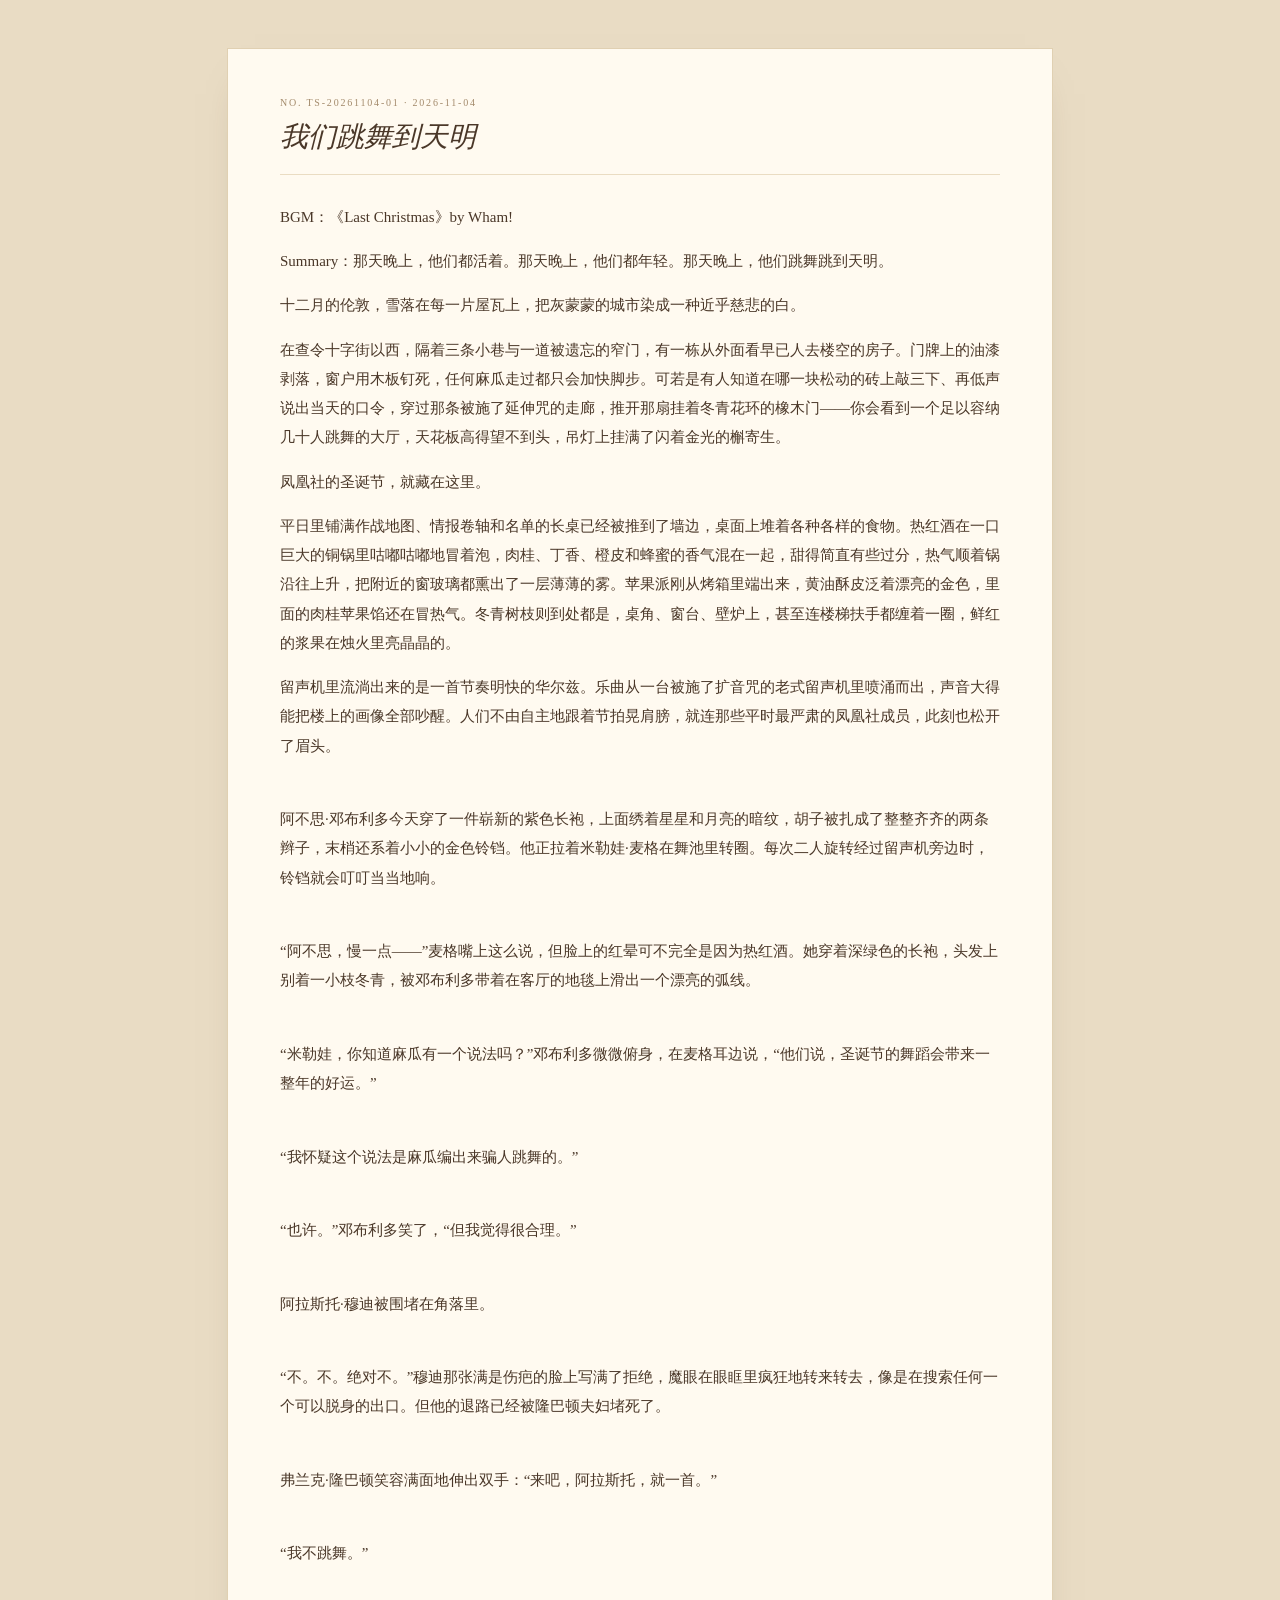
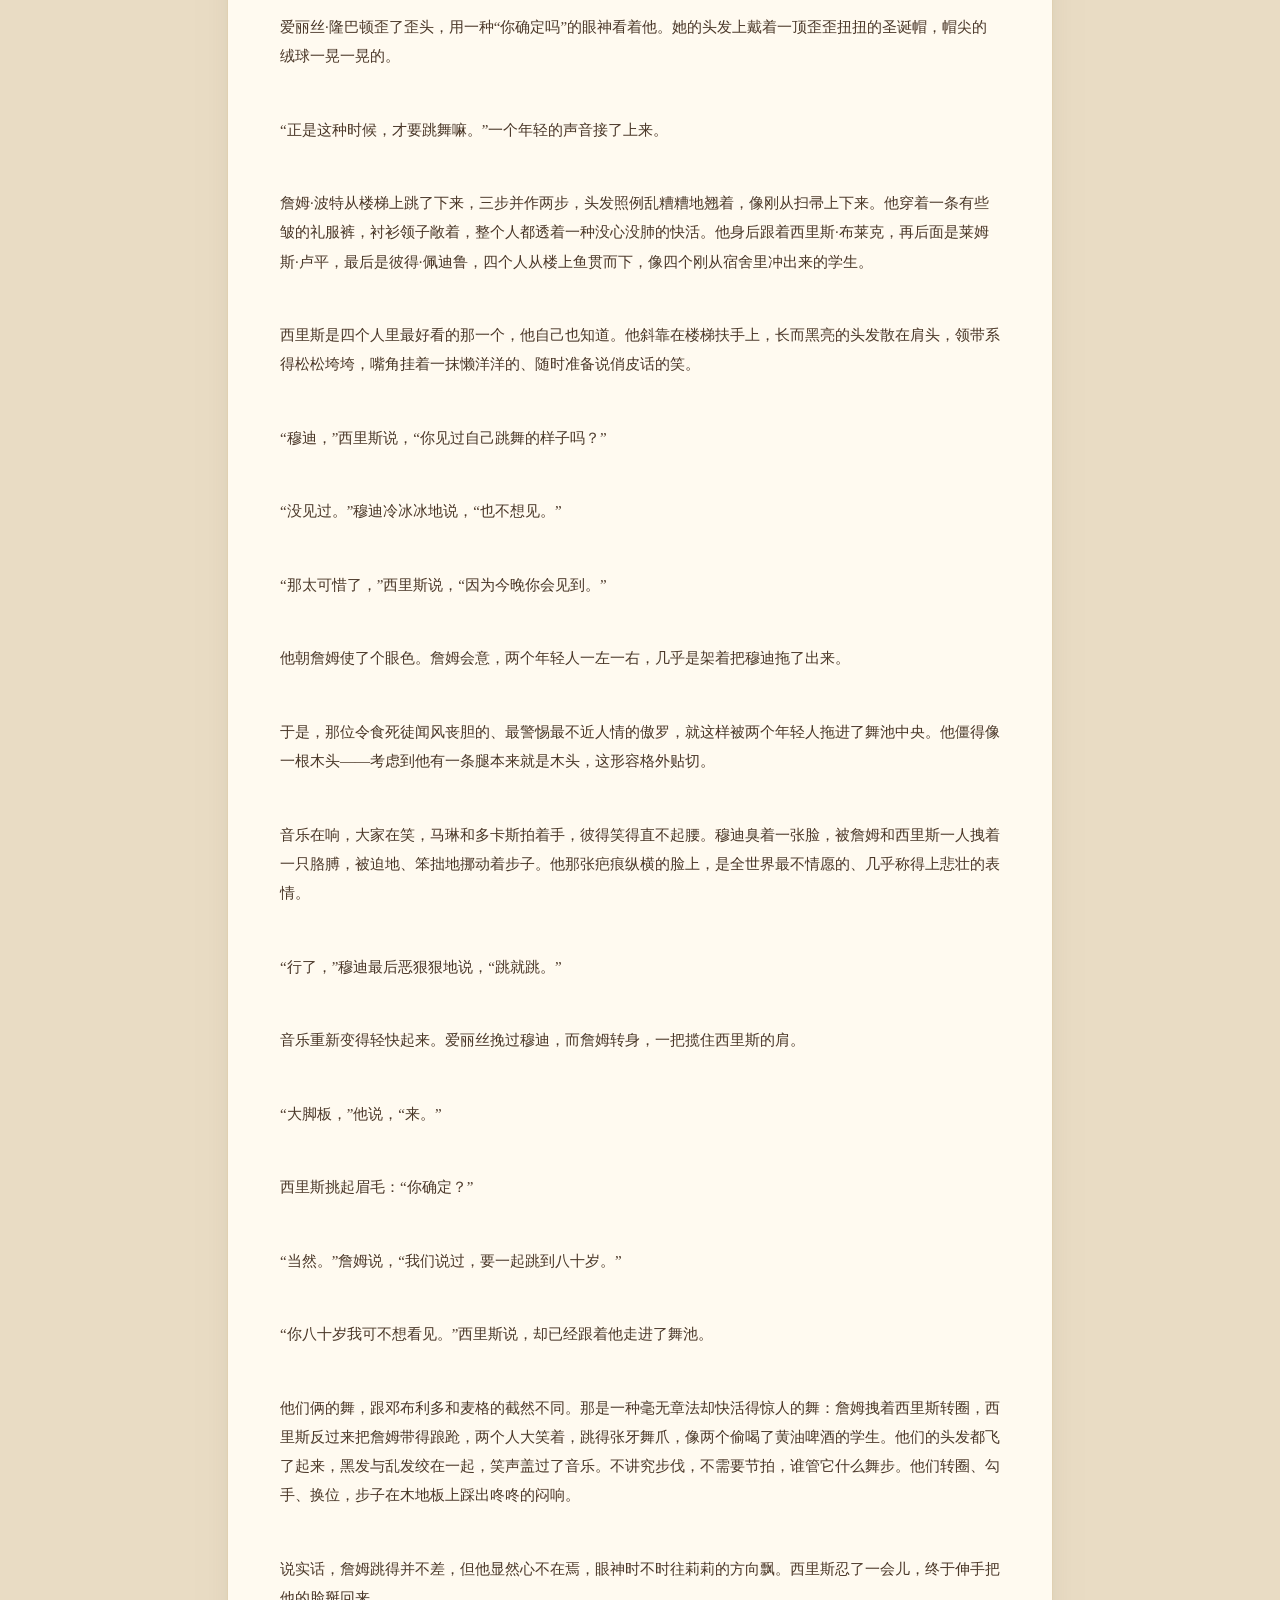
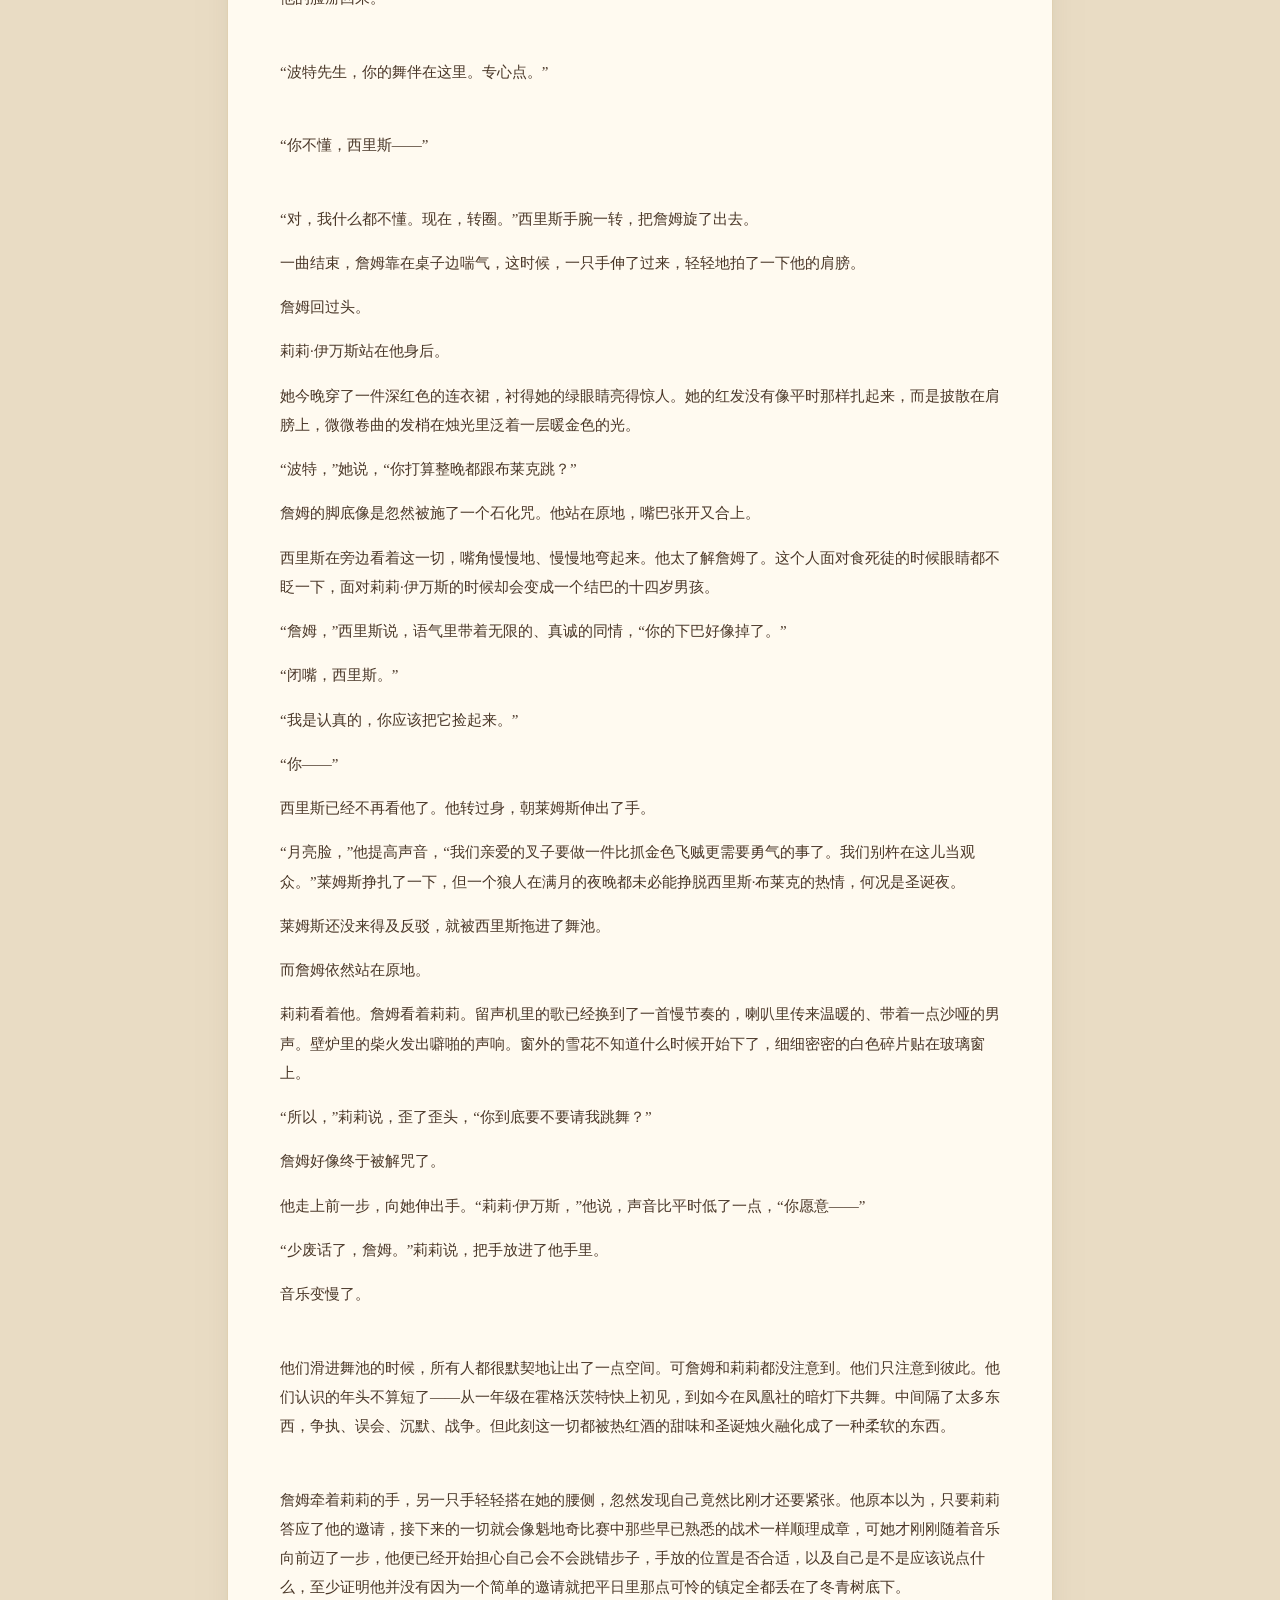
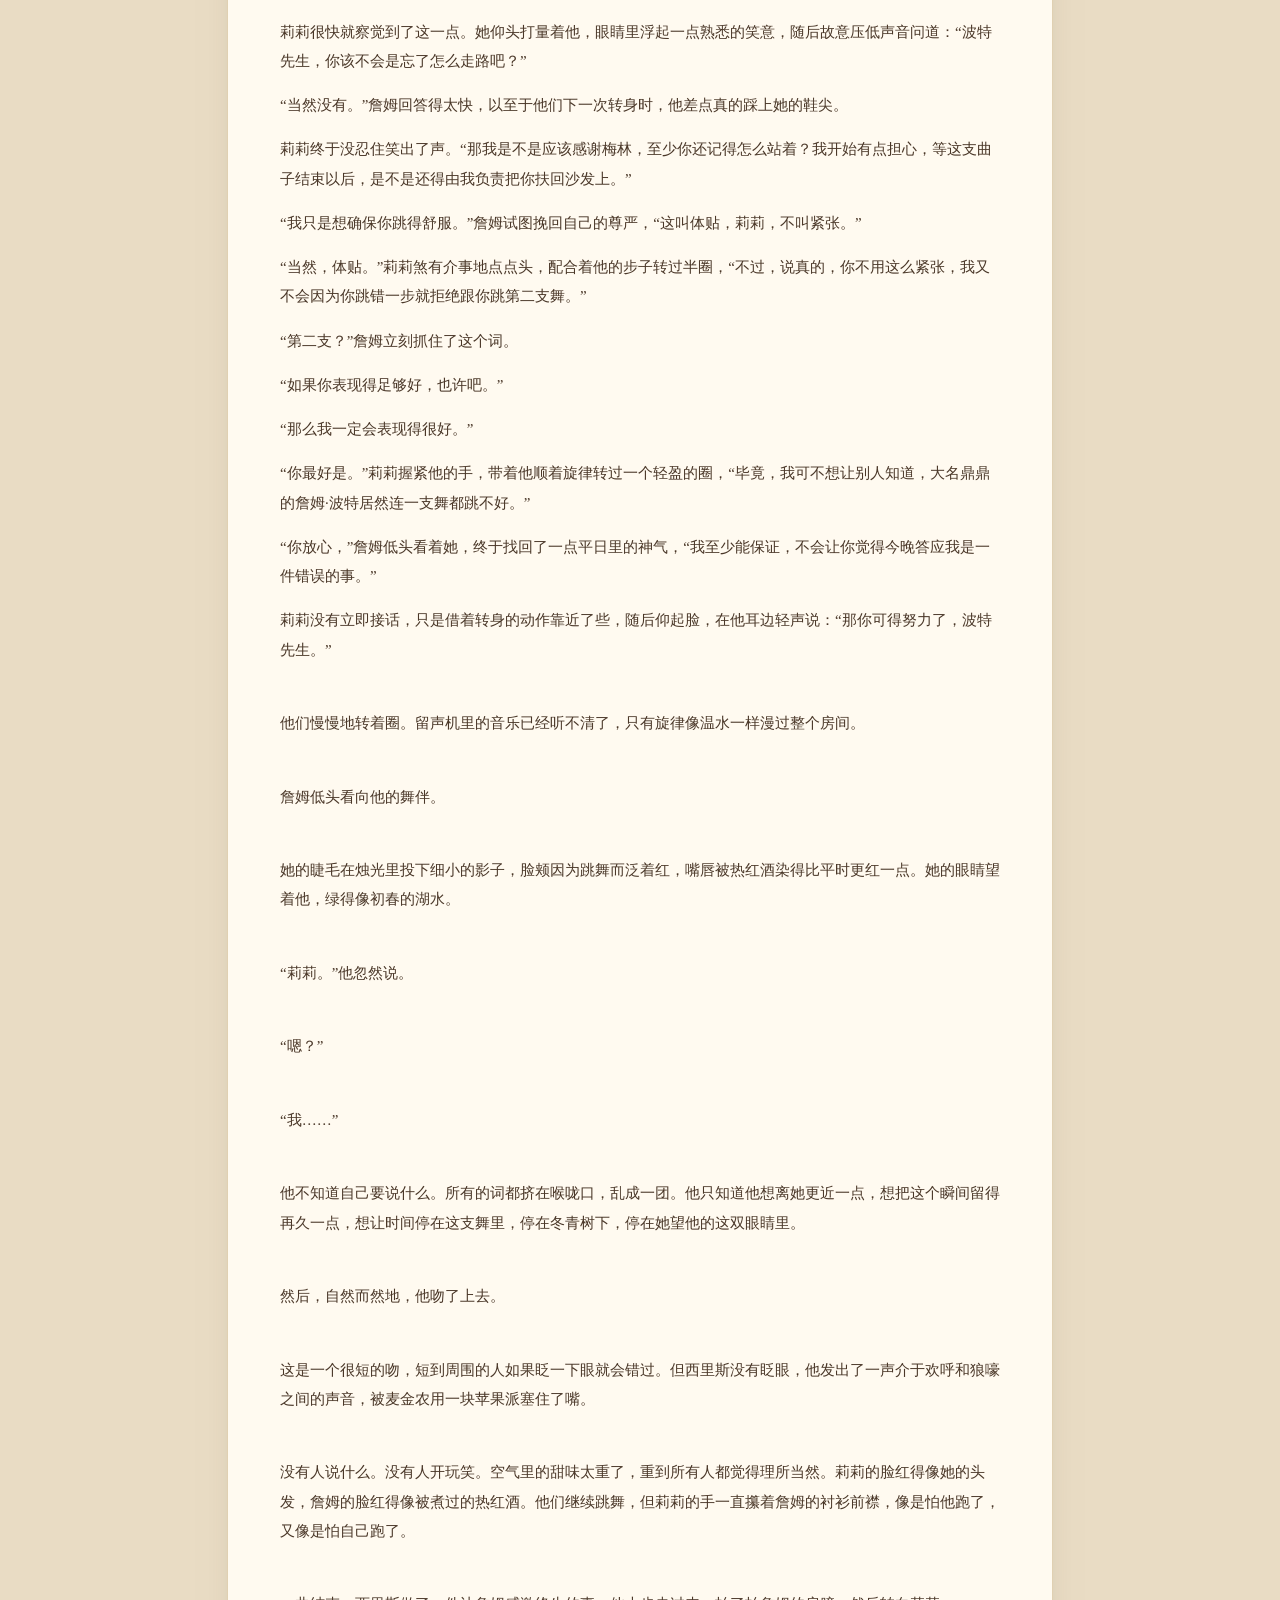
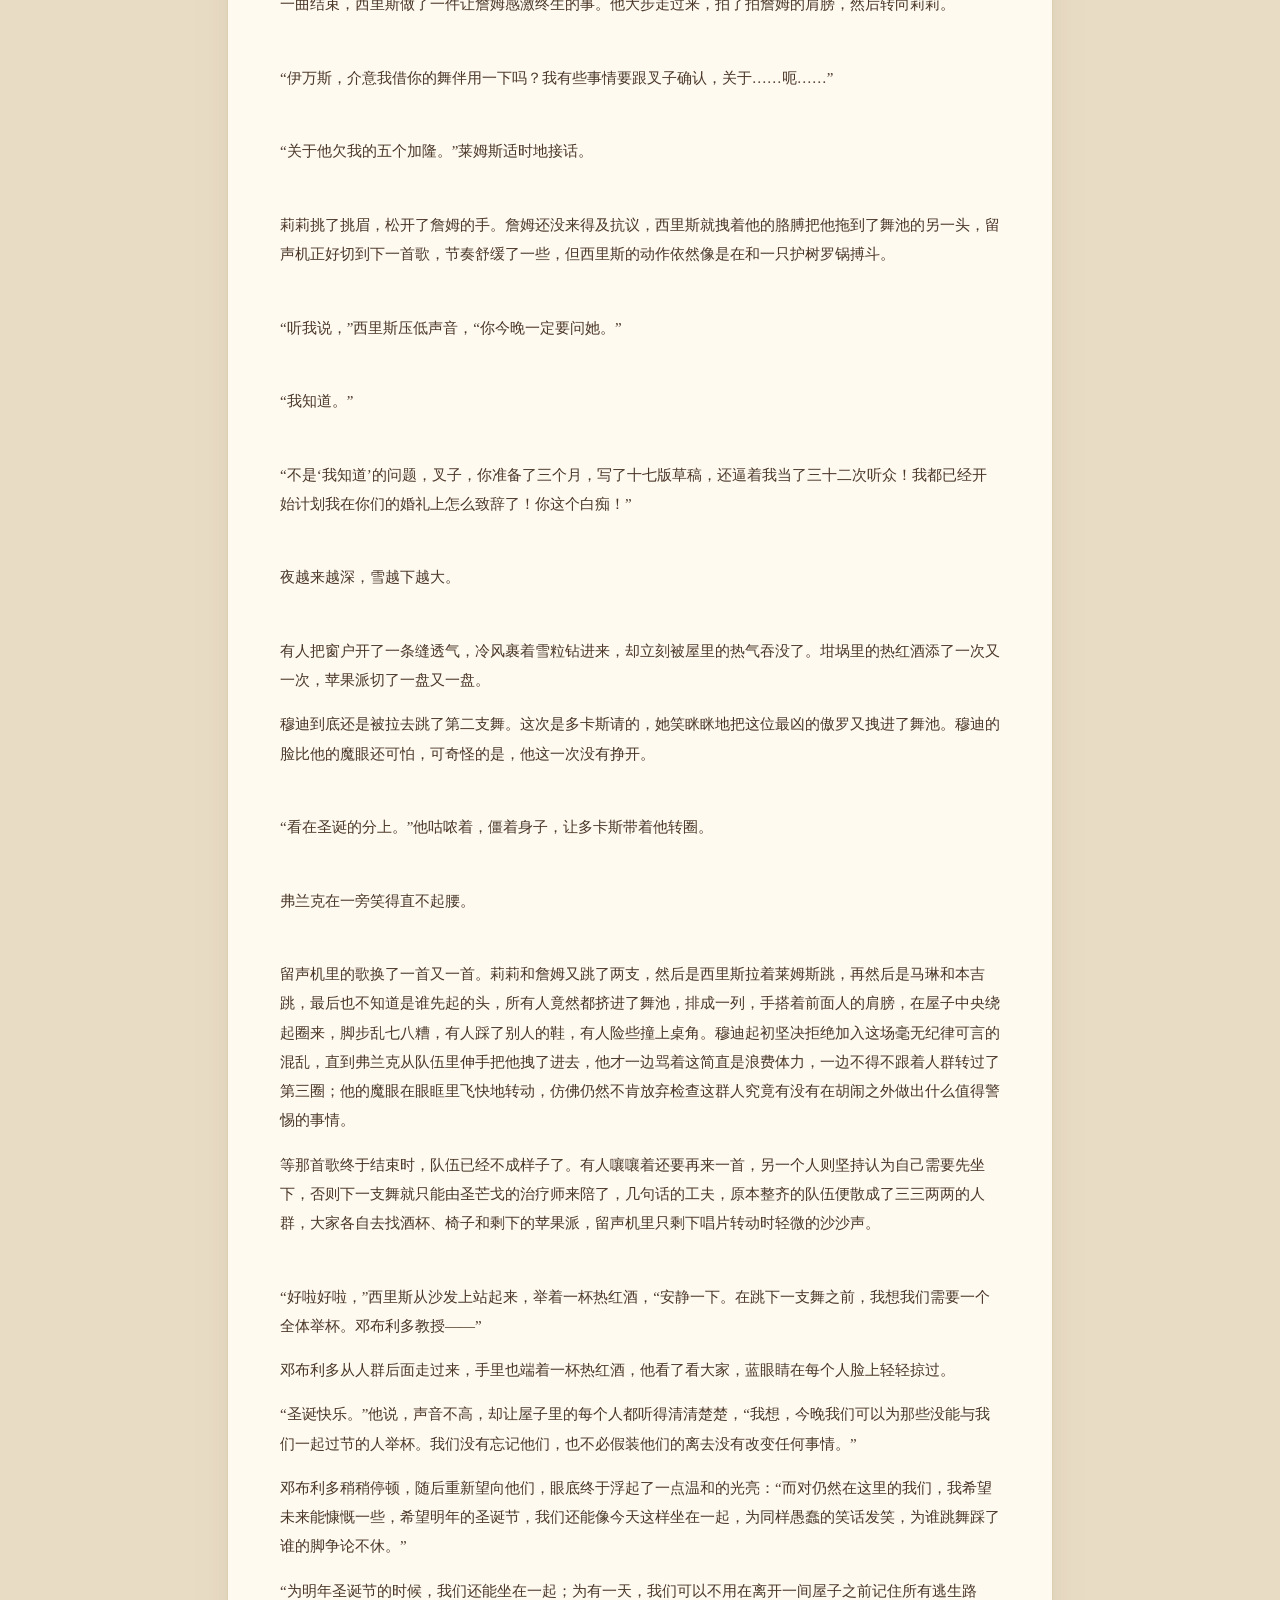
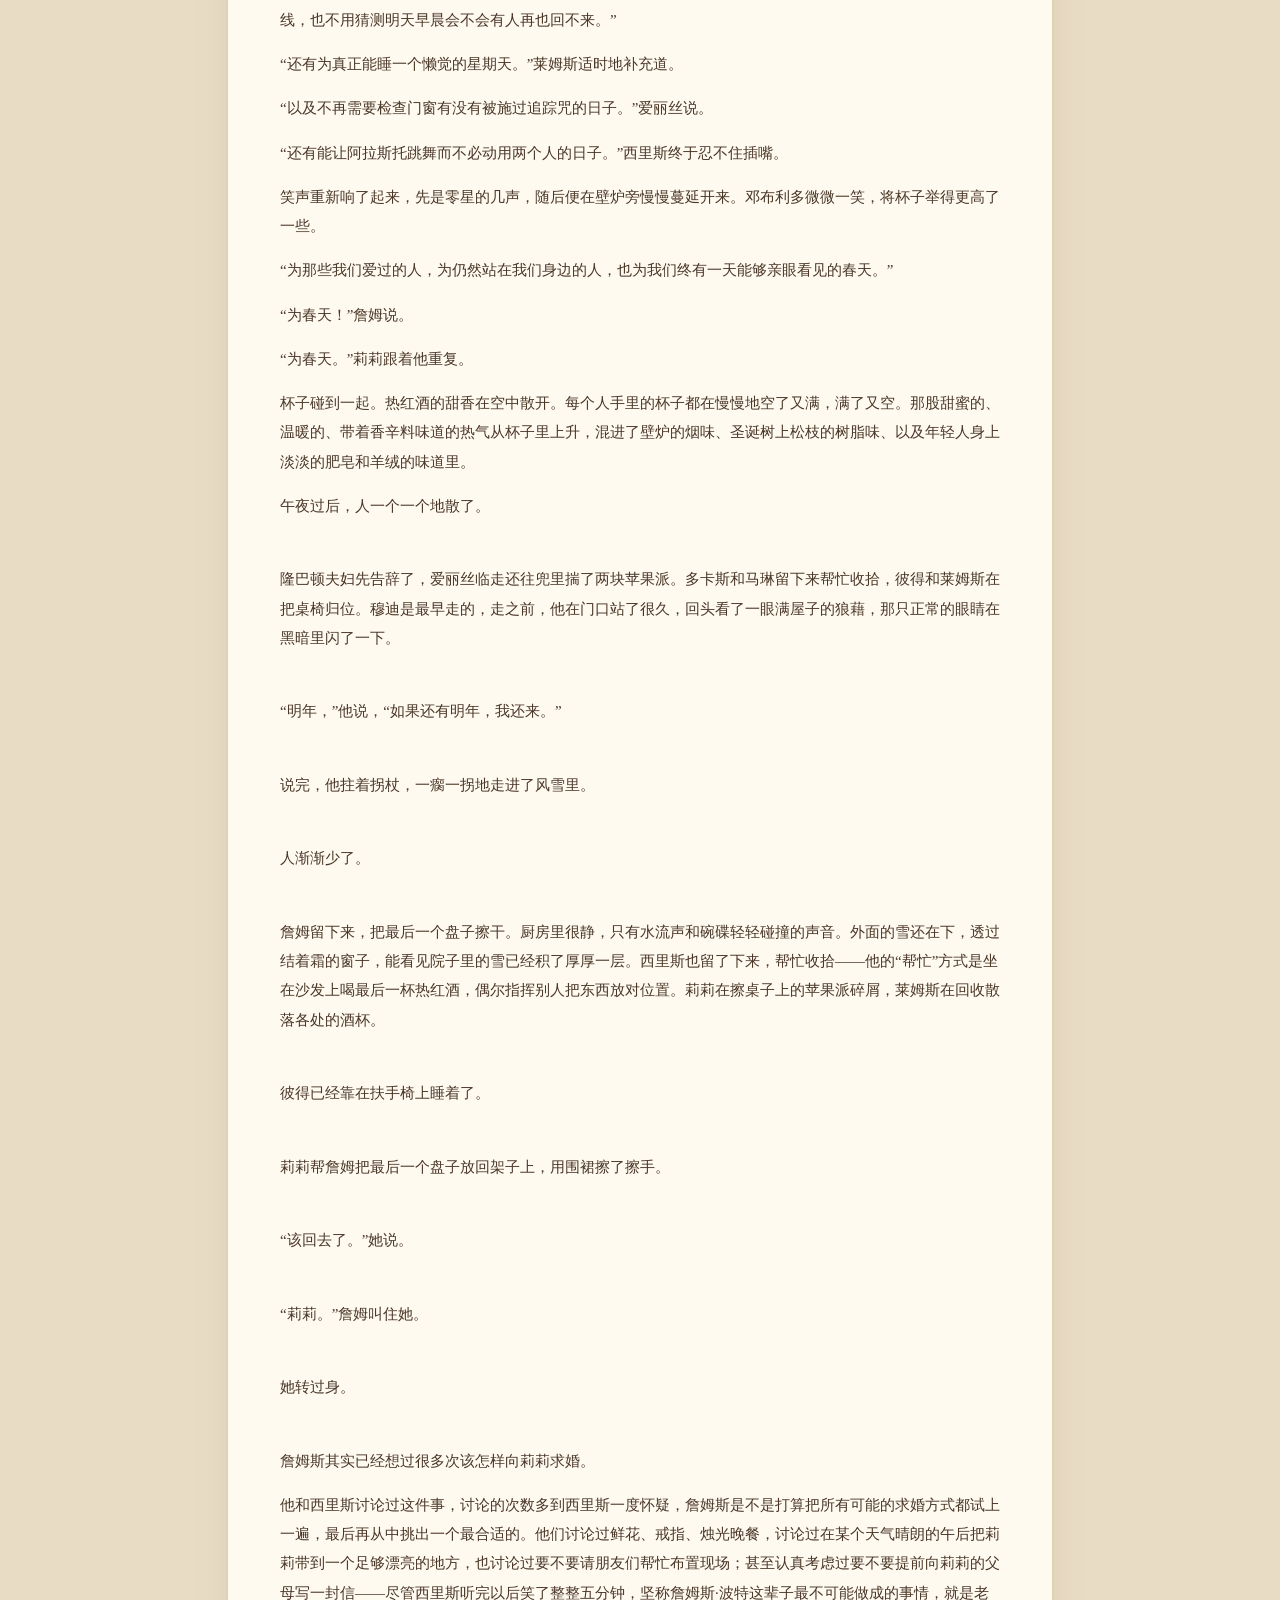
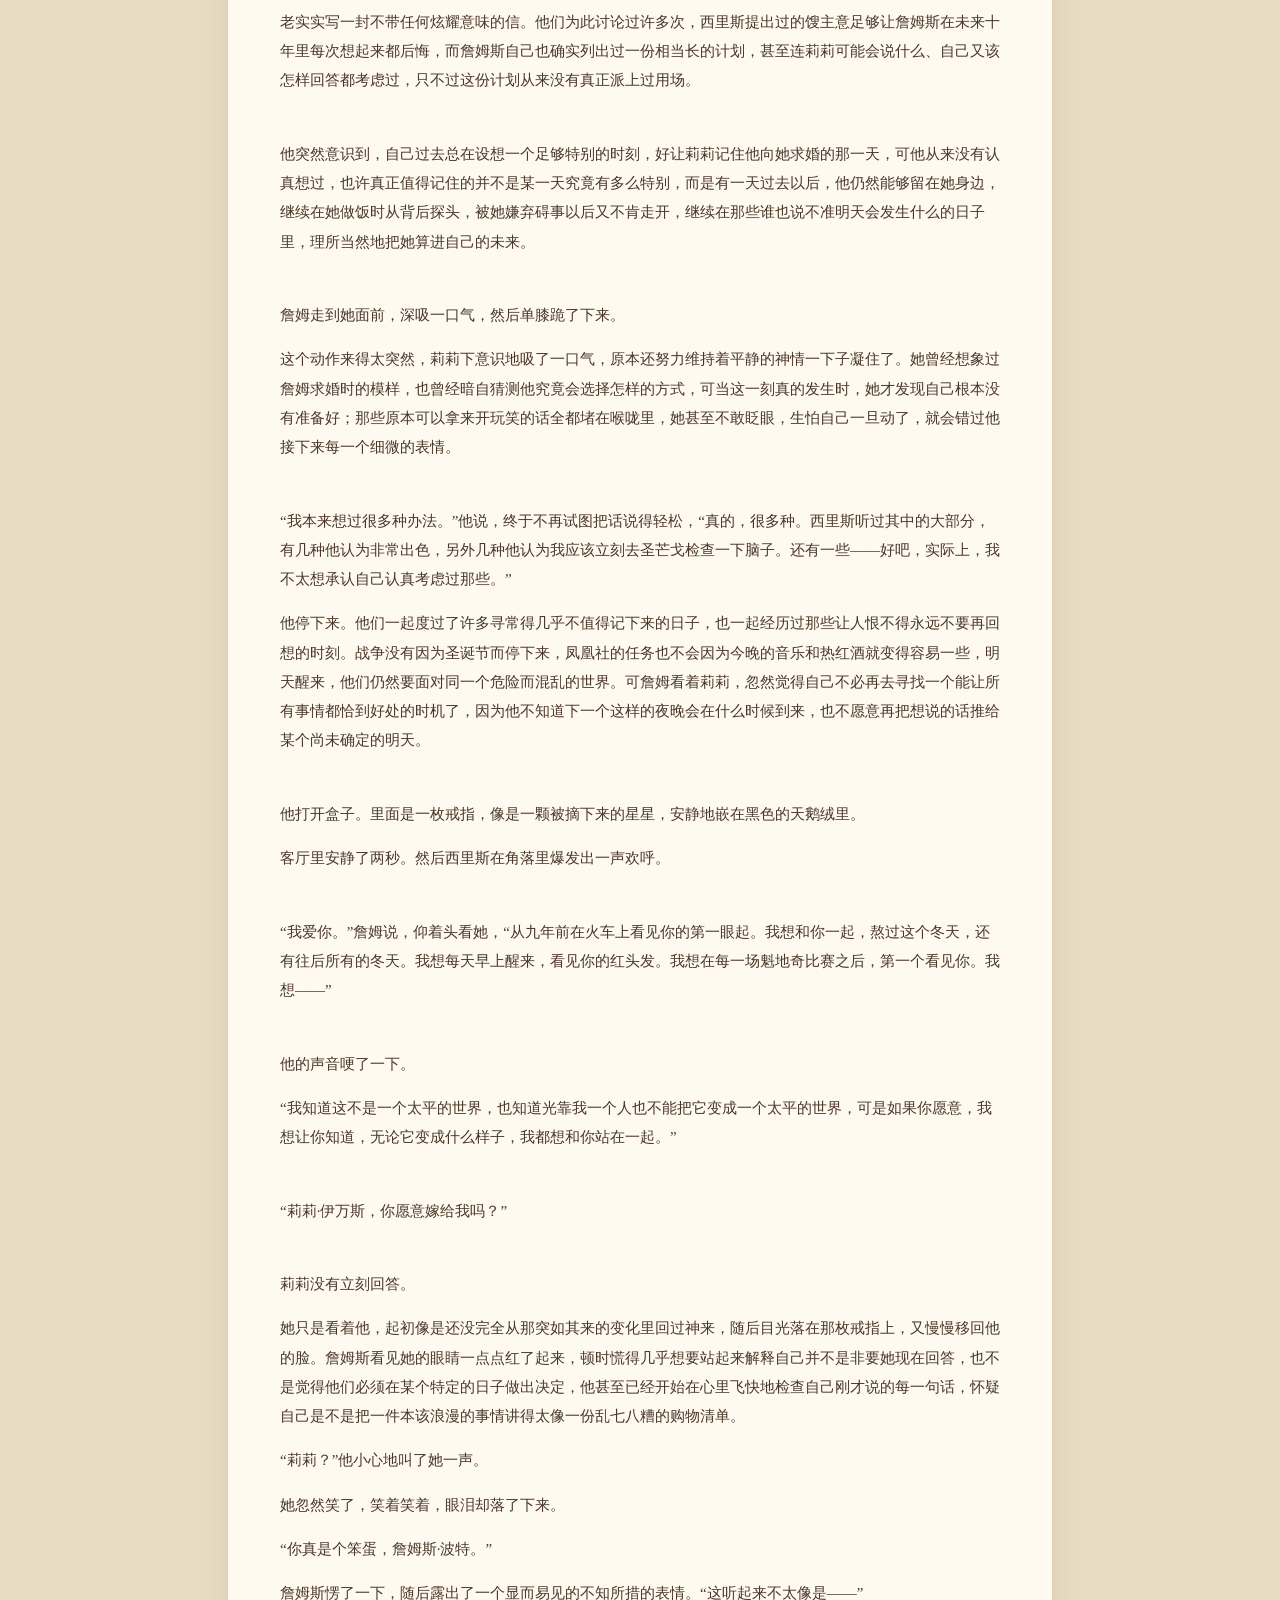
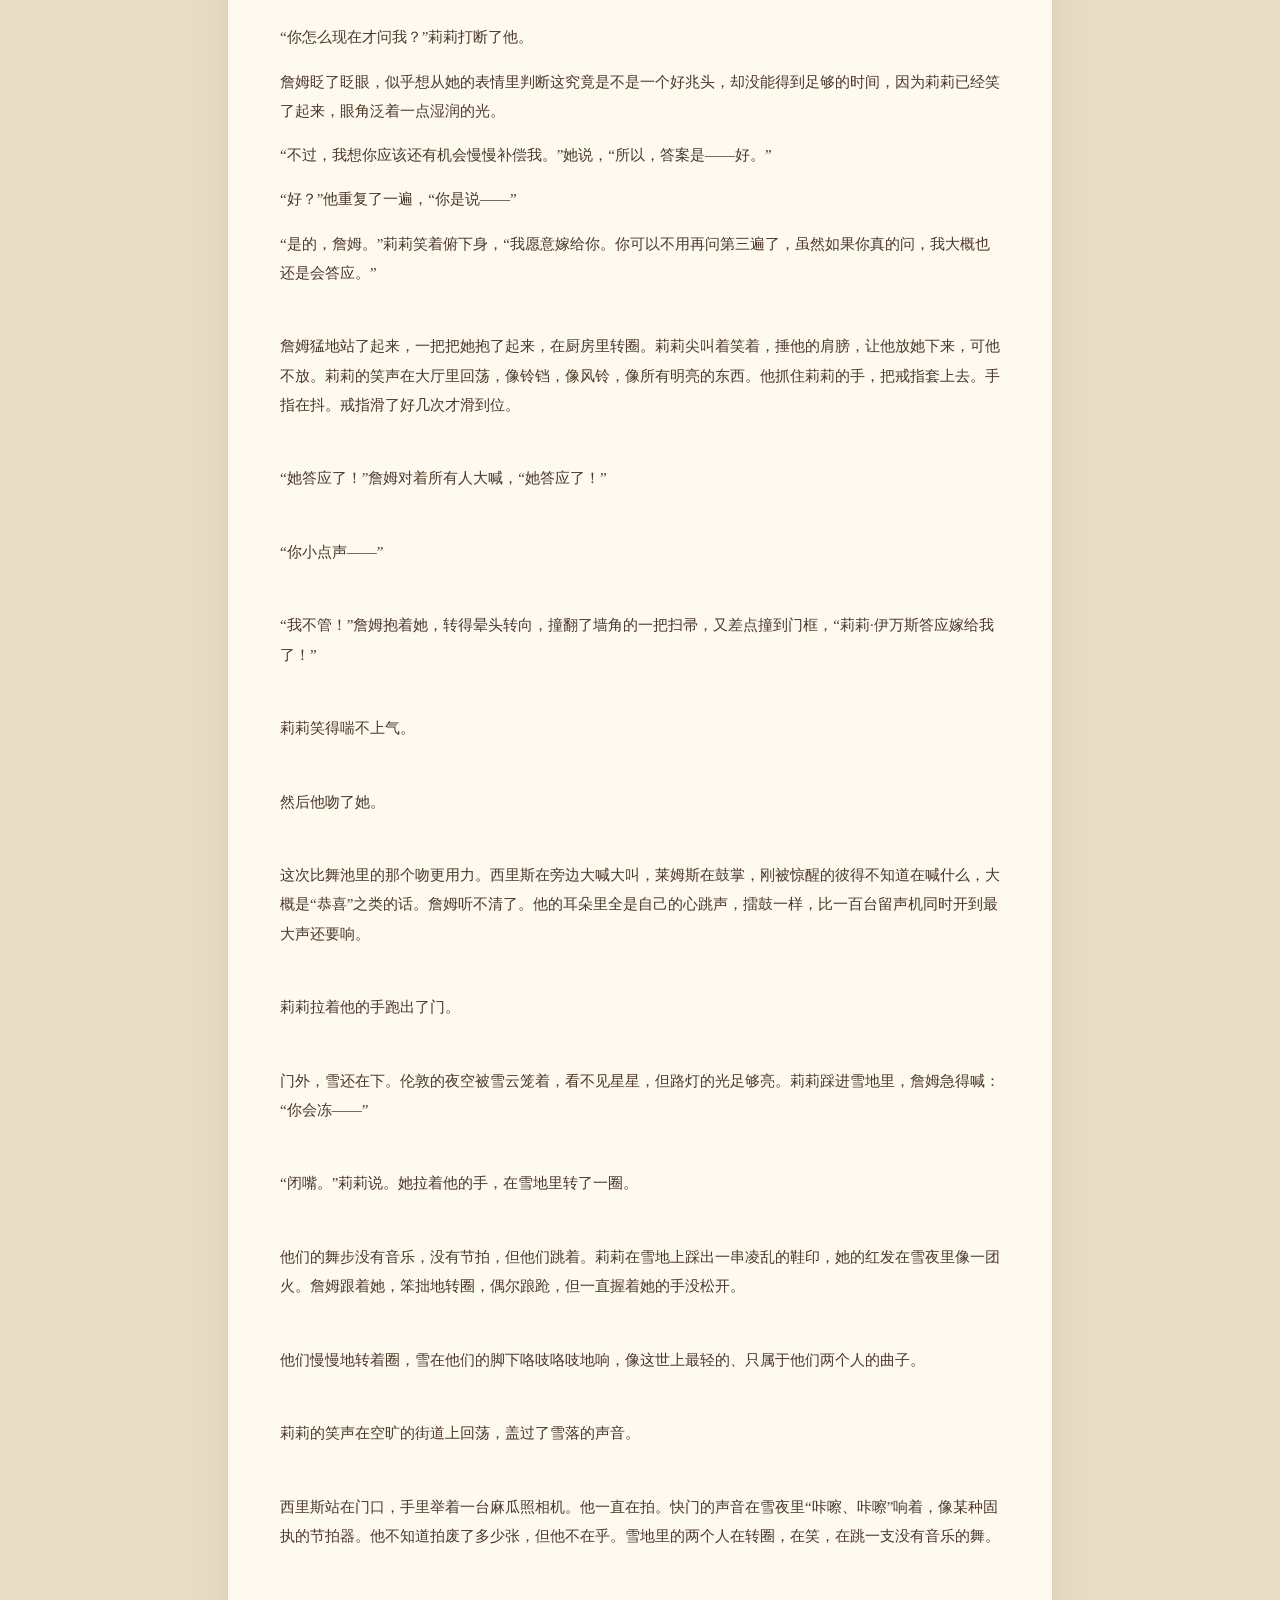
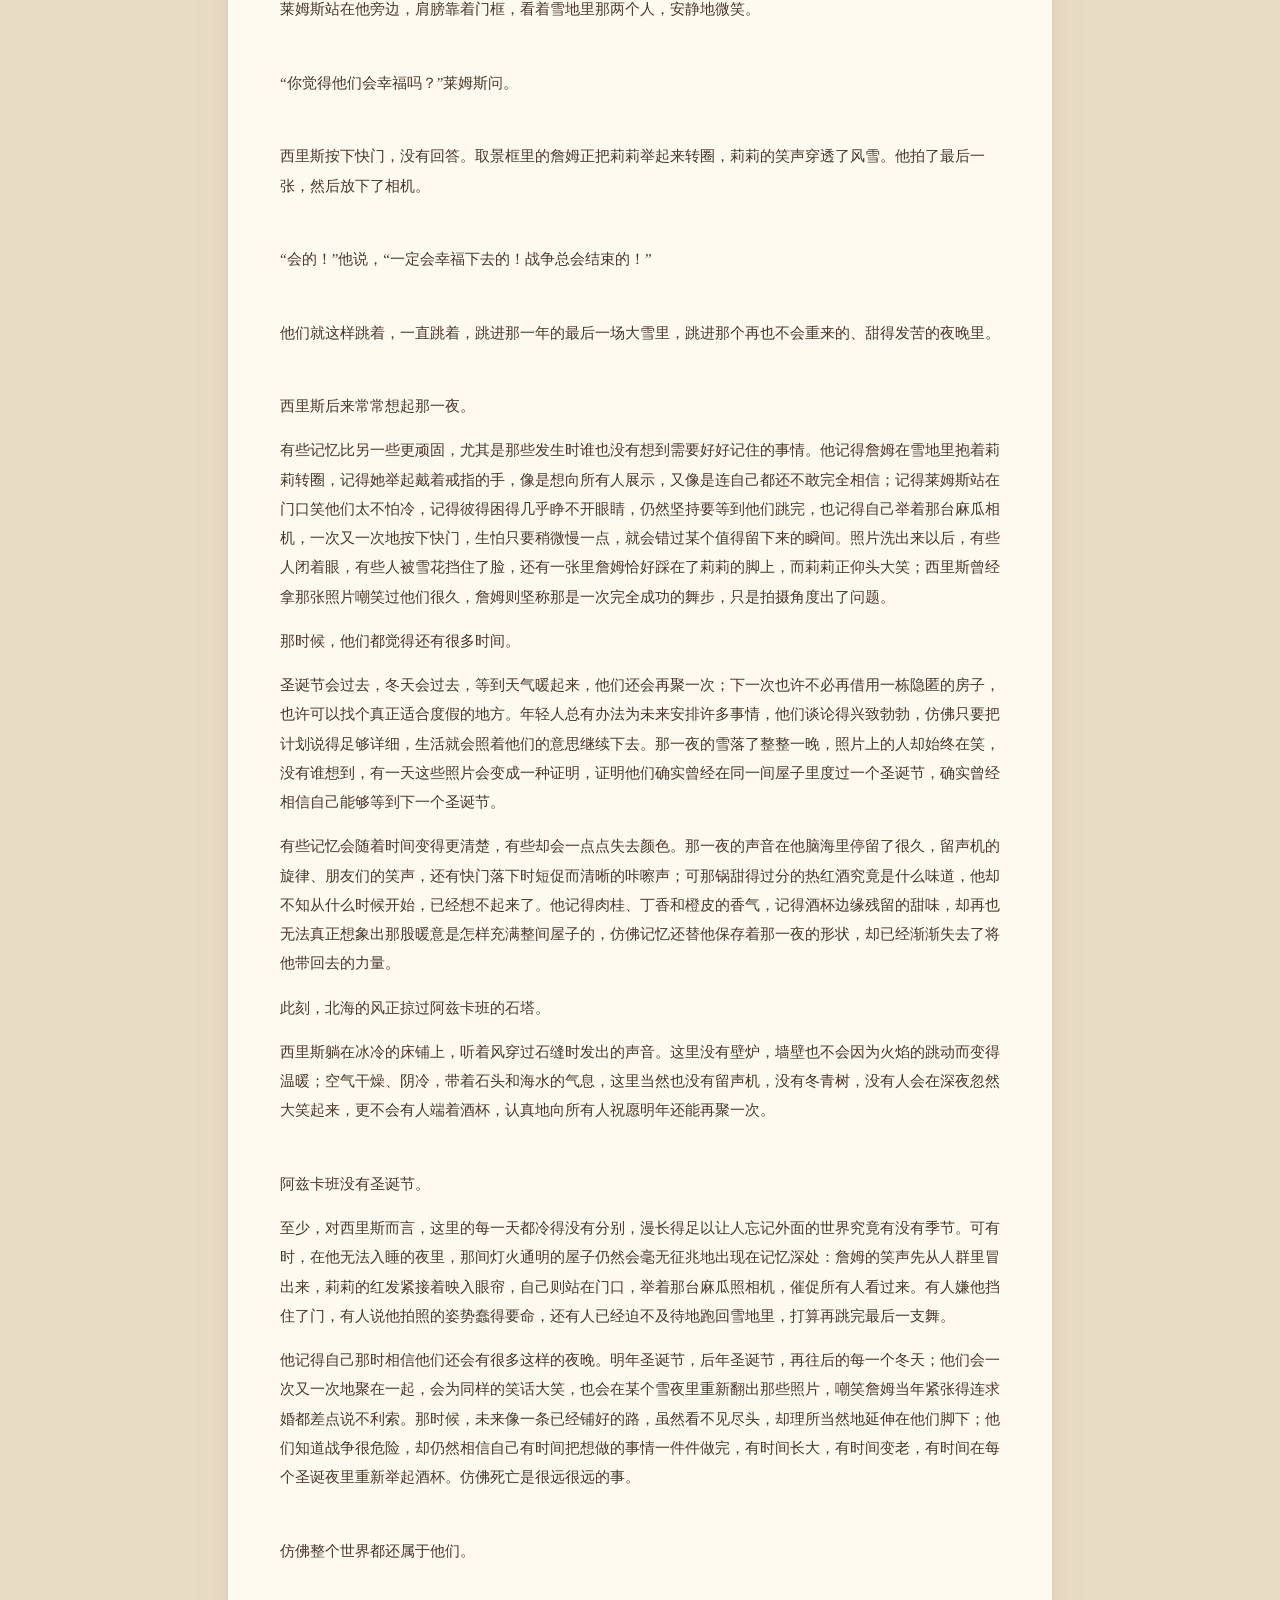
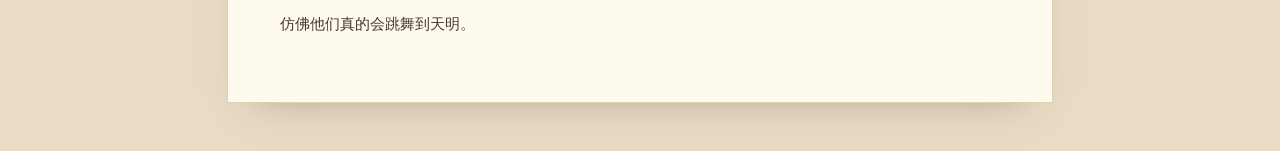
<file: works/TS-20261104-01/content.html>
<!DOCTYPE html>
<html lang="zh-CN">
<head>
<meta charset="UTF-8">
<meta name="viewport" content="width=device-width, initial-scale=1">
<title>我们跳舞到天明 · Tangerine_Seas's Writing Archive</title>
<style>
  body{margin:0;padding:48px 20px;background:#e9dcc4;color:#4a3728;
       font-family:Georgia,"Times New Roman","Songti SC","STSong",serif;}
  .work{max-width:720px;margin:0 auto;padding:48px 52px;background:#fffaf0;
        border:1px solid #e0d0b2;box-shadow:0 18px 40px -28px #4c392b80;}
  .work-head{border-bottom:1px solid #eadcc2;padding-bottom:18px;margin-bottom:28px;}
  .work-meta{margin:0;font-size:10px;letter-spacing:.18em;text-transform:uppercase;color:#a38a6b;}
  .work-head h1{margin:10px 0 0;font-size:28px;font-weight:400;font-style:italic;line-height:1.35;}
  #work-body{font-size:15px;line-height:1.95;}
  #work-body p{margin:0 0 1em;}
  #work-body h1,#work-body h2,#work-body h3,#work-body h4,#work-body h5,#work-body h6
    {font-weight:400;font-style:italic;margin:1.6em 0 .6em;line-height:1.4;}
  #work-body h1{font-size:24px}#work-body h2{font-size:20px}#work-body h3{font-size:17px}
  #work-body blockquote{margin:1.2em 0;padding-left:1.2em;border-left:2px solid #d9c6a4;
                        font-style:italic;color:#6d5741;}
  #work-body ul,#work-body ol{margin:0 0 1em;padding-left:1.6em;}
  #work-body img{max-width:100%;height:auto;display:block;margin:1.2em auto;
                 padding:6px;background:#fffdf7;border:1px solid #e2d3b6;}
  #work-body table{width:100%;border-collapse:collapse;font-size:13px;}
  #work-body th,#work-body td{border:1px solid #ddccae;padding:8px 10px;text-align:left;}
  @media (max-width:640px){.work{padding:28px 22px}#work-body{font-size:14px}}
</style>
</head>
<body>
<article class="work" id="work"
  data-number="TS-20261104-01"
  data-title="我们跳舞到天明"
  data-form="book">
  <header class="work-head">
    <p class="work-meta">No. TS-20261104-01 · 2026-11-04</p>
    <h1>我们跳舞到天明</h1>
  </header>
  <main id="work-body">
<p>BGM：《Last Christmas》by Wham!</p><p>Summary：那天晚上，他们都活着。那天晚上，他们都年轻。那天晚上，他们跳舞跳到天明。</p><p>十二月的伦敦，雪落在每一片屋瓦上，把灰蒙蒙的城市染成一种近乎慈悲的白。</p><p>在查令十字街以西，隔着三条小巷与一道被遗忘的窄门，有一栋从外面看早已人去楼空的房子。门牌上的油漆剥落，窗户用木板钉死，任何麻瓜走过都只会加快脚步。可若是有人知道在哪一块松动的砖上敲三下、再低声说出当天的口令，穿过那条被施了延伸咒的走廊，推开那扇挂着冬青花环的橡木门——你会看到一个足以容纳几十人跳舞的大厅，天花板高得望不到头，吊灯上挂满了闪着金光的槲寄生。</p><p>凤凰社的圣诞节，就藏在这里。</p><p>平日里铺满作战地图、情报卷轴和名单的长桌已经被推到了墙边，桌面上堆着各种各样的食物。热红酒在一口巨大的铜锅里咕嘟咕嘟地冒着泡，肉桂、丁香、橙皮和蜂蜜的香气混在一起，甜得简直有些过分，热气顺着锅沿往上升，把附近的窗玻璃都熏出了一层薄薄的雾。苹果派刚从烤箱里端出来，黄油酥皮泛着漂亮的金色，里面的肉桂苹果馅还在冒热气。冬青树枝则到处都是，桌角、窗台、壁炉上，甚至连楼梯扶手都缠着一圈，鲜红的浆果在烛火里亮晶晶的。</p><p>留声机里流淌出来的是一首节奏明快的华尔兹。乐曲从一台被施了扩音咒的老式留声机里喷涌而出，声音大得能把楼上的画像全部吵醒。人们不由自主地跟着节拍晃肩膀，就连那些平时最严肃的凤凰社成员，此刻也松开了眉头。</p><p><br>阿不思·邓布利多今天穿了一件崭新的紫色长袍，上面绣着星星和月亮的暗纹，胡子被扎成了整整齐齐的两条辫子，末梢还系着小小的金色铃铛。他正拉着米勒娃·麦格在舞池里转圈。每次二人旋转经过留声机旁边时，铃铛就会叮叮当当地响。</p><p><br>“阿不思，慢一点——”麦格嘴上这么说，但脸上的红晕可不完全是因为热红酒。她穿着深绿色的长袍，头发上别着一小枝冬青，被邓布利多带着在客厅的地毯上滑出一个漂亮的弧线。</p><p><br>“米勒娃，你知道麻瓜有一个说法吗？”邓布利多微微俯身，在麦格耳边说，“他们说，圣诞节的舞蹈会带来一整年的好运。”</p><p><br>“我怀疑这个说法是麻瓜编出来骗人跳舞的。”</p><p><br>“也许。”邓布利多笑了，“但我觉得很合理。”</p><p><br>阿拉斯托·穆迪被围堵在角落里。</p><p><br>“不。不。绝对不。”穆迪那张满是伤疤的脸上写满了拒绝，魔眼在眼眶里疯狂地转来转去，像是在搜索任何一个可以脱身的出口。但他的退路已经被隆巴顿夫妇堵死了。</p><p><br>弗兰克·隆巴顿笑容满面地伸出双手：“来吧，阿拉斯托，就一首。”</p><p><br>“我不跳舞。”</p><p><br>爱丽丝·隆巴顿歪了歪头，用一种“你确定吗”的眼神看着他。她的头发上戴着一顶歪歪扭扭的圣诞帽，帽尖的绒球一晃一晃的。</p><p><br>“正是这种时候，才要跳舞嘛。”一个年轻的声音接了上来。</p><p><br>詹姆·波特从楼梯上跳了下来，三步并作两步，头发照例乱糟糟地翘着，像刚从扫帚上下来。他穿着一条有些皱的礼服裤，衬衫领子敞着，整个人都透着一种没心没肺的快活。他身后跟着西里斯·布莱克，再后面是莱姆斯·卢平，最后是彼得·佩迪鲁，四个人从楼上鱼贯而下，像四个刚从宿舍里冲出来的学生。</p><p><br>西里斯是四个人里最好看的那一个，他自己也知道。他斜靠在楼梯扶手上，长而黑亮的头发散在肩头，领带系得松松垮垮，嘴角挂着一抹懒洋洋的、随时准备说俏皮话的笑。</p><p><br>“穆迪，”西里斯说，“你见过自己跳舞的样子吗？”</p><p><br>“没见过。”穆迪冷冰冰地说，“也不想见。”</p><p><br>“那太可惜了，”西里斯说，“因为今晚你会见到。”</p><p><br>他朝詹姆使了个眼色。詹姆会意，两个年轻人一左一右，几乎是架着把穆迪拖了出来。</p><p><br>于是，那位令食死徒闻风丧胆的、最警惕最不近人情的傲罗，就这样被两个年轻人拖进了舞池中央。他僵得像一根木头——考虑到他有一条腿本来就是木头，这形容格外贴切。</p><p><br>音乐在响，大家在笑，马琳和多卡斯拍着手，彼得笑得直不起腰。穆迪臭着一张脸，被詹姆和西里斯一人拽着一只胳膊，被迫地、笨拙地挪动着步子。他那张疤痕纵横的脸上，是全世界最不情愿的、几乎称得上悲壮的表情。</p><p><br>“行了，”穆迪最后恶狠狠地说，“跳就跳。”</p><p><br>音乐重新变得轻快起来。爱丽丝挽过穆迪，而詹姆转身，一把揽住西里斯的肩。</p><p><br>“大脚板，”他说，“来。”</p><p><br>西里斯挑起眉毛：“你确定？”</p><p><br>“当然。”詹姆说，“我们说过，要一起跳到八十岁。”</p><p><br>“你八十岁我可不想看见。”西里斯说，却已经跟着他走进了舞池。</p><p><br>他们俩的舞，跟邓布利多和麦格的截然不同。那是一种毫无章法却快活得惊人的舞：詹姆拽着西里斯转圈，西里斯反过来把詹姆带得踉跄，两个人大笑着，跳得张牙舞爪，像两个偷喝了黄油啤酒的学生。他们的头发都飞了起来，黑发与乱发绞在一起，笑声盖过了音乐。不讲究步伐，不需要节拍，谁管它什么舞步。他们转圈、勾手、换位，步子在木地板上踩出咚咚的闷响。</p><p><br>说实话，詹姆跳得并不差，但他显然心不在焉，眼神时不时往莉莉的方向飘。西里斯忍了一会儿，终于伸手把他的脸掰回来。</p><p><br>“波特先生，你的舞伴在这里。专心点。”</p><p><br>“你不懂，西里斯——”</p><p><br>“对，我什么都不懂。现在，转圈。”西里斯手腕一转，把詹姆旋了出去。</p><p>一曲结束，詹姆靠在桌子边喘气，这时候，一只手伸了过来，轻轻地拍了一下他的肩膀。</p><p>詹姆回过头。</p><p>莉莉·伊万斯站在他身后。</p><p>她今晚穿了一件深红色的连衣裙，衬得她的绿眼睛亮得惊人。她的红发没有像平时那样扎起来，而是披散在肩膀上，微微卷曲的发梢在烛光里泛着一层暖金色的光。</p><p>“波特，”她说，“你打算整晚都跟布莱克跳？”</p><p>詹姆的脚底像是忽然被施了一个石化咒。他站在原地，嘴巴张开又合上。</p><p>西里斯在旁边看着这一切，嘴角慢慢地、慢慢地弯起来。他太了解詹姆了。这个人面对食死徒的时候眼睛都不眨一下，面对莉莉·伊万斯的时候却会变成一个结巴的十四岁男孩。</p><p>“詹姆，”西里斯说，语气里带着无限的、真诚的同情，“你的下巴好像掉了。”</p><p>“闭嘴，西里斯。”</p><p>“我是认真的，你应该把它捡起来。”</p><p>“你——”</p><p>西里斯已经不再看他了。他转过身，朝莱姆斯伸出了手。</p><p>“月亮脸，”他提高声音，“我们亲爱的叉子要做一件比抓金色飞贼更需要勇气的事了。我们别杵在这儿当观众。”莱姆斯挣扎了一下，但一个狼人在满月的夜晚都未必能挣脱西里斯·布莱克的热情，何况是圣诞夜。</p><p>莱姆斯还没来得及反驳，就被西里斯拖进了舞池。</p><p>而詹姆依然站在原地。</p><p>莉莉看着他。詹姆看着莉莉。留声机里的歌已经换到了一首慢节奏的，喇叭里传来温暖的、带着一点沙哑的男声。壁炉里的柴火发出噼啪的声响。窗外的雪花不知道什么时候开始下了，细细密密的白色碎片贴在玻璃窗上。</p><p>“所以，”莉莉说，歪了歪头，“你到底要不要请我跳舞？”</p><p>詹姆好像终于被解咒了。</p><p>他走上前一步，向她伸出手。“莉莉·伊万斯，”他说，声音比平时低了一点，“你愿意——”</p><p>“少废话了，詹姆。”莉莉说，把手放进了他手里。</p><p>音乐变慢了。</p><p><br>他们滑进舞池的时候，所有人都很默契地让出了一点空间。可詹姆和莉莉都没注意到。他们只注意到彼此。他们认识的年头不算短了——从一年级在霍格沃茨特快上初见，到如今在凤凰社的暗灯下共舞。中间隔了太多东西，争执、误会、沉默、战争。但此刻这一切都被热红酒的甜味和圣诞烛火融化成了一种柔软的东西。</p><p><br>詹姆牵着莉莉的手，另一只手轻轻搭在她的腰侧，忽然发现自己竟然比刚才还要紧张。他原本以为，只要莉莉答应了他的邀请，接下来的一切就会像魁地奇比赛中那些早已熟悉的战术一样顺理成章，可她才刚刚随着音乐向前迈了一步，他便已经开始担心自己会不会跳错步子，手放的位置是否合适，以及自己是不是应该说点什么，至少证明他并没有因为一个简单的邀请就把平日里那点可怜的镇定全都丢在了冬青树底下。</p><p>莉莉很快就察觉到了这一点。她仰头打量着他，眼睛里浮起一点熟悉的笑意，随后故意压低声音问道：“波特先生，你该不会是忘了怎么走路吧？”</p><p>“当然没有。”詹姆回答得太快，以至于他们下一次转身时，他差点真的踩上她的鞋尖。</p><p>莉莉终于没忍住笑出了声。“那我是不是应该感谢梅林，至少你还记得怎么站着？我开始有点担心，等这支曲子结束以后，是不是还得由我负责把你扶回沙发上。”</p><p>“我只是想确保你跳得舒服。”詹姆试图挽回自己的尊严，“这叫体贴，莉莉，不叫紧张。”</p><p>“当然，体贴。”莉莉煞有介事地点点头，配合着他的步子转过半圈，“不过，说真的，你不用这么紧张，我又不会因为你跳错一步就拒绝跟你跳第二支舞。”</p><p>“第二支？”詹姆立刻抓住了这个词。</p><p>“如果你表现得足够好，也许吧。”</p><p>“那么我一定会表现得很好。”</p><p>“你最好是。”莉莉握紧他的手，带着他顺着旋律转过一个轻盈的圈，“毕竟，我可不想让别人知道，大名鼎鼎的詹姆·波特居然连一支舞都跳不好。”</p><p>“你放心，”詹姆低头看着她，终于找回了一点平日里的神气，“我至少能保证，不会让你觉得今晚答应我是一件错误的事。”</p><p>莉莉没有立即接话，只是借着转身的动作靠近了些，随后仰起脸，在他耳边轻声说：“那你可得努力了，波特先生。”</p><p><br>他们慢慢地转着圈。留声机里的音乐已经听不清了，只有旋律像温水一样漫过整个房间。</p><p><br>詹姆低头看向他的舞伴。</p><p><br>她的睫毛在烛光里投下细小的影子，脸颊因为跳舞而泛着红，嘴唇被热红酒染得比平时更红一点。她的眼睛望着他，绿得像初春的湖水。</p><p><br>“莉莉。”他忽然说。</p><p><br>“嗯？”</p><p><br>“我……”</p><p><br>他不知道自己要说什么。所有的词都挤在喉咙口，乱成一团。他只知道他想离她更近一点，想把这个瞬间留得再久一点，想让时间停在这支舞里，停在冬青树下，停在她望他的这双眼睛里。</p><p><br>然后，自然而然地，他吻了上去。</p><p><br>这是一个很短的吻，短到周围的人如果眨一下眼就会错过。但西里斯没有眨眼，他发出了一声介于欢呼和狼嚎之间的声音，被麦金农用一块苹果派塞住了嘴。</p><p><br>没有人说什么。没有人开玩笑。空气里的甜味太重了，重到所有人都觉得理所当然。莉莉的脸红得像她的头发，詹姆的脸红得像被煮过的热红酒。他们继续跳舞，但莉莉的手一直攥着詹姆的衬衫前襟，像是怕他跑了，又像是怕自己跑了。</p><p><br>一曲结束，西里斯做了一件让詹姆感激终生的事。他大步走过来，拍了拍詹姆的肩膀，然后转向莉莉。</p><p><br>“伊万斯，介意我借你的舞伴用一下吗？我有些事情要跟叉子确认，关于……呃……”</p><p><br>“关于他欠我的五个加隆。”莱姆斯适时地接话。</p><p><br>莉莉挑了挑眉，松开了詹姆的手。詹姆还没来得及抗议，西里斯就拽着他的胳膊把他拖到了舞池的另一头，留声机正好切到下一首歌，节奏舒缓了一些，但西里斯的动作依然像是在和一只护树罗锅搏斗。</p><p><br>“听我说，”西里斯压低声音，“你今晚一定要问她。”</p><p><br>“我知道。”</p><p><br>“不是‘我知道’的问题，叉子，你准备了三个月，写了十七版草稿，还逼着我当了三十二次听众！我都已经开始计划我在你们的婚礼上怎么致辞了！你这个白痴！”</p><p><br>夜越来越深，雪越下越大。</p><p><br>有人把窗户开了一条缝透气，冷风裹着雪粒钻进来，却立刻被屋里的热气吞没了。坩埚里的热红酒添了一次又一次，苹果派切了一盘又一盘。</p><p>穆迪到底还是被拉去跳了第二支舞。这次是多卡斯请的，她笑眯眯地把这位最凶的傲罗又拽进了舞池。穆迪的脸比他的魔眼还可怕，可奇怪的是，他这一次没有挣开。</p><p><br>“看在圣诞的分上。”他咕哝着，僵着身子，让多卡斯带着他转圈。</p><p><br>弗兰克在一旁笑得直不起腰。</p><p><br>留声机里的歌换了一首又一首。莉莉和詹姆又跳了两支，然后是西里斯拉着莱姆斯跳，再然后是马琳和本吉跳，最后也不知道是谁先起的头，所有人竟然都挤进了舞池，排成一列，手搭着前面人的肩膀，在屋子中央绕起圈来，脚步乱七八糟，有人踩了别人的鞋，有人险些撞上桌角。穆迪起初坚决拒绝加入这场毫无纪律可言的混乱，直到弗兰克从队伍里伸手把他拽了进去，他才一边骂着这简直是浪费体力，一边不得不跟着人群转过了第三圈；他的魔眼在眼眶里飞快地转动，仿佛仍然不肯放弃检查这群人究竟有没有在胡闹之外做出什么值得警惕的事情。</p><p>等那首歌终于结束时，队伍已经不成样子了。有人嚷嚷着还要再来一首，另一个人则坚持认为自己需要先坐下，否则下一支舞就只能由圣芒戈的治疗师来陪了，几句话的工夫，原本整齐的队伍便散成了三三两两的人群，大家各自去找酒杯、椅子和剩下的苹果派，留声机里只剩下唱片转动时轻微的沙沙声。</p><p><br>“好啦好啦，”西里斯从沙发上站起来，举着一杯热红酒，“安静一下。在跳下一支舞之前，我想我们需要一个全体举杯。邓布利多教授——”</p><p>邓布利多从人群后面走过来，手里也端着一杯热红酒，他看了看大家，蓝眼睛在每个人脸上轻轻掠过。</p><p>“圣诞快乐。”他说，声音不高，却让屋子里的每个人都听得清清楚楚，“我想，今晚我们可以为那些没能与我们一起过节的人举杯。我们没有忘记他们，也不必假装他们的离去没有改变任何事情。”</p><p>邓布利多稍稍停顿，随后重新望向他们，眼底终于浮起了一点温和的光亮：“而对仍然在这里的我们，我希望未来能慷慨一些，希望明年的圣诞节，我们还能像今天这样坐在一起，为同样愚蠢的笑话发笑，为谁跳舞踩了谁的脚争论不休。”</p><p>“为明年圣诞节的时候，我们还能坐在一起；为有一天，我们可以不用在离开一间屋子之前记住所有逃生路线，也不用猜测明天早晨会不会有人再也回不来。”</p><p>“还有为真正能睡一个懒觉的星期天。”莱姆斯适时地补充道。</p><p>“以及不再需要检查门窗有没有被施过追踪咒的日子。”爱丽丝说。</p><p>“还有能让阿拉斯托跳舞而不必动用两个人的日子。”西里斯终于忍不住插嘴。</p><p>笑声重新响了起来，先是零星的几声，随后便在壁炉旁慢慢蔓延开来。邓布利多微微一笑，将杯子举得更高了一些。</p><p>“为那些我们爱过的人，为仍然站在我们身边的人，也为我们终有一天能够亲眼看见的春天。”</p><p>“为春天！”詹姆说。</p><p>“为春天。”莉莉跟着他重复。</p><p>杯子碰到一起。热红酒的甜香在空中散开。每个人手里的杯子都在慢慢地空了又满，满了又空。那股甜蜜的、温暖的、带着香辛料味道的热气从杯子里上升，混进了壁炉的烟味、圣诞树上松枝的树脂味、以及年轻人身上淡淡的肥皂和羊绒的味道里。</p><p>午夜过后，人一个一个地散了。</p><p><br>隆巴顿夫妇先告辞了，爱丽丝临走还往兜里揣了两块苹果派。多卡斯和马琳留下来帮忙收拾，彼得和莱姆斯在把桌椅归位。穆迪是最早走的，走之前，他在门口站了很久，回头看了一眼满屋子的狼藉，那只正常的眼睛在黑暗里闪了一下。</p><p><br>“明年，”他说，“如果还有明年，我还来。”</p><p><br>说完，他拄着拐杖，一瘸一拐地走进了风雪里。</p><p><br>人渐渐少了。</p><p><br>詹姆留下来，把最后一个盘子擦干。厨房里很静，只有水流声和碗碟轻轻碰撞的声音。外面的雪还在下，透过结着霜的窗子，能看见院子里的雪已经积了厚厚一层。西里斯也留了下来，帮忙收拾——他的“帮忙”方式是坐在沙发上喝最后一杯热红酒，偶尔指挥别人把东西放对位置。莉莉在擦桌子上的苹果派碎屑，莱姆斯在回收散落各处的酒杯。</p><p><br>彼得已经靠在扶手椅上睡着了。</p><p><br>莉莉帮詹姆把最后一个盘子放回架子上，用围裙擦了擦手。</p><p><br>“该回去了。”她说。</p><p><br>“莉莉。”詹姆叫住她。</p><p><br>她转过身。</p><p><br>詹姆斯其实已经想过很多次该怎样向莉莉求婚。</p><p>他和西里斯讨论过这件事，讨论的次数多到西里斯一度怀疑，詹姆斯是不是打算把所有可能的求婚方式都试上一遍，最后再从中挑出一个最合适的。他们讨论过鲜花、戒指、烛光晚餐，讨论过在某个天气晴朗的午后把莉莉带到一个足够漂亮的地方，也讨论过要不要请朋友们帮忙布置现场；甚至认真考虑过要不要提前向莉莉的父母写一封信——尽管西里斯听完以后笑了整整五分钟，坚称詹姆斯·波特这辈子最不可能做成的事情，就是老老实实写一封不带任何炫耀意味的信。他们为此讨论过许多次，西里斯提出过的馊主意足够让詹姆斯在未来十年里每次想起来都后悔，而詹姆斯自己也确实列出过一份相当长的计划，甚至连莉莉可能会说什么、自己又该怎样回答都考虑过，只不过这份计划从来没有真正派上过用场。</p><p><br>他突然意识到，自己过去总在设想一个足够特别的时刻，好让莉莉记住他向她求婚的那一天，可他从来没有认真想过，也许真正值得记住的并不是某一天究竟有多么特别，而是有一天过去以后，他仍然能够留在她身边，继续在她做饭时从背后探头，被她嫌弃碍事以后又不肯走开，继续在那些谁也说不准明天会发生什么的日子里，理所当然地把她算进自己的未来。</p><p><br>詹姆走到她面前，深吸一口气，然后单膝跪了下来。</p><p>这个动作来得太突然，莉莉下意识地吸了一口气，原本还努力维持着平静的神情一下子凝住了。她曾经想象过詹姆求婚时的模样，也曾经暗自猜测他究竟会选择怎样的方式，可当这一刻真的发生时，她才发现自己根本没有准备好；那些原本可以拿来开玩笑的话全都堵在喉咙里，她甚至不敢眨眼，生怕自己一旦动了，就会错过他接下来每一个细微的表情。</p><p><br>“我本来想过很多种办法。”他说，终于不再试图把话说得轻松，“真的，很多种。西里斯听过其中的大部分，有几种他认为非常出色，另外几种他认为我应该立刻去圣芒戈检查一下脑子。还有一些——好吧，实际上，我不太想承认自己认真考虑过那些。”</p><p>他停下来。他们一起度过了许多寻常得几乎不值得记下来的日子，也一起经历过那些让人恨不得永远不要再回想的时刻。战争没有因为圣诞节而停下来，凤凰社的任务也不会因为今晚的音乐和热红酒就变得容易一些，明天醒来，他们仍然要面对同一个危险而混乱的世界。可詹姆看着莉莉，忽然觉得自己不必再去寻找一个能让所有事情都恰到好处的时机了，因为他不知道下一个这样的夜晚会在什么时候到来，也不愿意再把想说的话推给某个尚未确定的明天。</p><p><br>他打开盒子。里面是一枚戒指，像是一颗被摘下来的星星，安静地嵌在黑色的天鹅绒里。</p><p>客厅里安静了两秒。然后西里斯在角落里爆发出一声欢呼。</p><p><br>“我爱你。”詹姆说，仰着头看她，“从九年前在火车上看见你的第一眼起。我想和你一起，熬过这个冬天，还有往后所有的冬天。我想每天早上醒来，看见你的红头发。我想在每一场魁地奇比赛之后，第一个看见你。我想——”</p><p><br>他的声音哽了一下。</p><p>“我知道这不是一个太平的世界，也知道光靠我一个人也不能把它变成一个太平的世界，可是如果你愿意，我想让你知道，无论它变成什么样子，我都想和你站在一起。”</p><p><br>“莉莉·伊万斯，你愿意嫁给我吗？”</p><p><br>莉莉没有立刻回答。</p><p>她只是看着他，起初像是还没完全从那突如其来的变化里回过神来，随后目光落在那枚戒指上，又慢慢移回他的脸。詹姆斯看见她的眼睛一点点红了起来，顿时慌得几乎想要站起来解释自己并不是非要她现在回答，也不是觉得他们必须在某个特定的日子做出决定，他甚至已经开始在心里飞快地检查自己刚才说的每一句话，怀疑自己是不是把一件本该浪漫的事情讲得太像一份乱七八糟的购物清单。</p><p>“莉莉？”他小心地叫了她一声。</p><p>她忽然笑了，笑着笑着，眼泪却落了下来。</p><p>“你真是个笨蛋，詹姆斯·波特。”</p><p>詹姆斯愣了一下，随后露出了一个显而易见的不知所措的表情。“这听起来不太像是——”</p><p>“你怎么现在才问我？”莉莉打断了他。</p><p>詹姆眨了眨眼，似乎想从她的表情里判断这究竟是不是一个好兆头，却没能得到足够的时间，因为莉莉已经笑了起来，眼角泛着一点湿润的光。</p><p>“不过，我想你应该还有机会慢慢补偿我。”她说，“所以，答案是——好。”</p><p>“好？”他重复了一遍，“你是说——”</p><p>“是的，詹姆。”莉莉笑着俯下身，“我愿意嫁给你。你可以不用再问第三遍了，虽然如果你真的问，我大概也还是会答应。”</p><p><br>詹姆猛地站了起来，一把把她抱了起来，在厨房里转圈。莉莉尖叫着笑着，捶他的肩膀，让他放她下来，可他不放。莉莉的笑声在大厅里回荡，像铃铛，像风铃，像所有明亮的东西。他抓住莉莉的手，把戒指套上去。手指在抖。戒指滑了好几次才滑到位。</p><p><br>“她答应了！”詹姆对着所有人大喊，“她答应了！”</p><p><br>“你小点声——”</p><p><br>“我不管！”詹姆抱着她，转得晕头转向，撞翻了墙角的一把扫帚，又差点撞到门框，“莉莉·伊万斯答应嫁给我了！”</p><p><br>莉莉笑得喘不上气。</p><p><br>然后他吻了她。</p><p><br>这次比舞池里的那个吻更用力。西里斯在旁边大喊大叫，莱姆斯在鼓掌，刚被惊醒的彼得不知道在喊什么，大概是“恭喜”之类的话。詹姆听不清了。他的耳朵里全是自己的心跳声，擂鼓一样，比一百台留声机同时开到最大声还要响。</p><p><br>莉莉拉着他的手跑出了门。</p><p><br>门外，雪还在下。伦敦的夜空被雪云笼着，看不见星星，但路灯的光足够亮。莉莉踩进雪地里，詹姆急得喊：“你会冻——”</p><p><br>“闭嘴。”莉莉说。她拉着他的手，在雪地里转了一圈。</p><p><br>他们的舞步没有音乐，没有节拍，但他们跳着。莉莉在雪地上踩出一串凌乱的鞋印，她的红发在雪夜里像一团火。詹姆跟着她，笨拙地转圈，偶尔踉跄，但一直握着她的手没松开。</p><p><br>他们慢慢地转着圈，雪在他们的脚下咯吱咯吱地响，像这世上最轻的、只属于他们两个人的曲子。</p><p><br>莉莉的笑声在空旷的街道上回荡，盖过了雪落的声音。</p><p><br>西里斯站在门口，手里举着一台麻瓜照相机。他一直在拍。快门的声音在雪夜里“咔嚓、咔嚓”响着，像某种固执的节拍器。他不知道拍废了多少张，但他不在乎。雪地里的两个人在转圈，在笑，在跳一支没有音乐的舞。</p><p><br>莱姆斯站在他旁边，肩膀靠着门框，看着雪地里那两个人，安静地微笑。</p><p><br>“你觉得他们会幸福吗？”莱姆斯问。</p><p><br>西里斯按下快门，没有回答。取景框里的詹姆正把莉莉举起来转圈，莉莉的笑声穿透了风雪。他拍了最后一张，然后放下了相机。</p><p><br>“会的！”他说，“一定会幸福下去的！战争总会结束的！”</p><p><br>他们就这样跳着，一直跳着，跳进那一年的最后一场大雪里，跳进那个再也不会重来的、甜得发苦的夜晚里。</p><p><br>西里斯后来常常想起那一夜。</p><p>有些记忆比另一些更顽固，尤其是那些发生时谁也没有想到需要好好记住的事情。他记得詹姆在雪地里抱着莉莉转圈，记得她举起戴着戒指的手，像是想向所有人展示，又像是连自己都还不敢完全相信；记得莱姆斯站在门口笑他们太不怕冷，记得彼得困得几乎睁不开眼睛，仍然坚持要等到他们跳完，也记得自己举着那台麻瓜相机，一次又一次地按下快门，生怕只要稍微慢一点，就会错过某个值得留下来的瞬间。照片洗出来以后，有些人闭着眼，有些人被雪花挡住了脸，还有一张里詹姆恰好踩在了莉莉的脚上，而莉莉正仰头大笑；西里斯曾经拿那张照片嘲笑过他们很久，詹姆则坚称那是一次完全成功的舞步，只是拍摄角度出了问题。</p><p>那时候，他们都觉得还有很多时间。</p><p>圣诞节会过去，冬天会过去，等到天气暖起来，他们还会再聚一次；下一次也许不必再借用一栋隐匿的房子，也许可以找个真正适合度假的地方。年轻人总有办法为未来安排许多事情，他们谈论得兴致勃勃，仿佛只要把计划说得足够详细，生活就会照着他们的意思继续下去。那一夜的雪落了整整一晚，照片上的人却始终在笑，没有谁想到，有一天这些照片会变成一种证明，证明他们确实曾经在同一间屋子里度过一个圣诞节，确实曾经相信自己能够等到下一个圣诞节。</p><p>有些记忆会随着时间变得更清楚，有些却会一点点失去颜色。那一夜的声音在他脑海里停留了很久，留声机的旋律、朋友们的笑声，还有快门落下时短促而清晰的咔嚓声；可那锅甜得过分的热红酒究竟是什么味道，他却不知从什么时候开始，已经想不起来了。他记得肉桂、丁香和橙皮的香气，记得酒杯边缘残留的甜味，却再也无法真正想象出那股暖意是怎样充满整间屋子的，仿佛记忆还替他保存着那一夜的形状，却已经渐渐失去了将他带回去的力量。</p><p>此刻，北海的风正掠过阿兹卡班的石塔。</p><p>西里斯躺在冰冷的床铺上，听着风穿过石缝时发出的声音。这里没有壁炉，墙壁也不会因为火焰的跳动而变得温暖；空气干燥、阴冷，带着石头和海水的气息，这里当然也没有留声机，没有冬青树，没有人会在深夜忽然大笑起来，更不会有人端着酒杯，认真地向所有人祝愿明年还能再聚一次。</p><p><br>阿兹卡班没有圣诞节。</p><p>至少，对西里斯而言，这里的每一天都冷得没有分别，漫长得足以让人忘记外面的世界究竟有没有季节。可有时，在他无法入睡的夜里，那间灯火通明的屋子仍然会毫无征兆地出现在记忆深处：詹姆的笑声先从人群里冒出来，莉莉的红发紧接着映入眼帘，自己则站在门口，举着那台麻瓜照相机，催促所有人看过来。有人嫌他挡住了门，有人说他拍照的姿势蠢得要命，还有人已经迫不及待地跑回雪地里，打算再跳完最后一支舞。</p><p>他记得自己那时相信他们还会有很多这样的夜晚。明年圣诞节，后年圣诞节，再往后的每一个冬天；他们会一次又一次地聚在一起，会为同样的笑话大笑，也会在某个雪夜里重新翻出那些照片，嘲笑詹姆当年紧张得连求婚都差点说不利索。那时候，未来像一条已经铺好的路，虽然看不见尽头，却理所当然地延伸在他们脚下；他们知道战争很危险，却仍然相信自己有时间把想做的事情一件件做完，有时间长大，有时间变老，有时间在每个圣诞夜里重新举起酒杯。仿佛死亡是很远很远的事。</p><p><br>仿佛整个世界都还属于他们。</p><p><br>仿佛他们真的会跳舞到天明。</p>
  </main>
</article>
</body>
</html>
</file>
<file: style.css>
/* ==========================================================================
   style.css — Tangerine_Seas's Writing Archive 首页
   档案室：深色胡桃木柜体 / 黄铜标签 / 羊皮纸信纸
   ========================================================================== */

:root {
  --walnut-deep: #1b0f09;
  --walnut:      #3a2415;
  --walnut-mid:  #5c3d24;
  --walnut-lit:  #7a5535;
  --brass:       #b08d57;
  --brass-lit:   #d4b273;
  --paper:       #f7efdd;
  --paper-2:     #fffaf0;
  --ink:         #43301f;
  --ink-2:       #6d5741;
  --ink-3:       #8b7459;
  --wine:        #7d2f2b;
  --forest:      #2f4034;
}

* { box-sizing: border-box; }

html, body { min-height: 100%; }

body {
  margin: 0;
  padding: 0 20px 70px;
  color: var(--ink);
  font-family: Georgia, "Times New Roman", "Songti SC", "STSong", "SimSun", serif;
  background:
    radial-gradient(ellipse 70% 50% at 50% 0%, #4a3220 0%, #2a1a10 45%, #150c07 100%);
  -webkit-font-smoothing: antialiased;
}

.sr-only {
  position: absolute;
  width: 1px; height: 1px;
  margin: -1px; padding: 0;
  overflow: hidden;
  clip: rect(0 0 0 0);
  white-space: nowrap;
  border: 0;
}

/* 纸张颗粒 */
.grain {
  position: fixed;
  inset: 0;
  z-index: 0;
  pointer-events: none;
  opacity: .35;
  mix-blend-mode: overlay;
  background-image: url("data:image/svg+xml,%3Csvg xmlns='http://www.w3.org/2000/svg' width='140' height='140'%3E%3Cfilter id='n'%3E%3CfeTurbulence type='fractalNoise' baseFrequency='0.85' numOctaves='3' stitchTiles='stitch'/%3E%3CfeColorMatrix type='saturate' values='0'/%3E%3C/filter%3E%3Crect width='140' height='140' filter='url(%23n)' opacity='0.22'/%3E%3C/svg%3E");
}

/* ============================ 页面骨架 ============================ */

.archive {
  position: relative;
  z-index: 1;
  display: flex;
  flex-direction: column;
  max-width: 1040px;
  min-height: 100vh;
  margin: 0 auto;
  padding-top: 64px;
}

.archive-head { margin-top: auto; }
.archive-foot { margin-bottom: auto; }

.archive-head {
  text-align: center;
  margin-bottom: 52px;
}

.archive-kicker {
  margin: 0 0 18px;
  font-size: 10px;
  letter-spacing: .42em;
  color: #a98a5e;
}

.archive-head h1 {
  margin: 0 0 16px;
  font-size: clamp(26px, 3.4vw, 40px);
  font-weight: 400;
  font-style: italic;
  letter-spacing: .01em;
  color: #f2e4c8;
  text-shadow: 0 2px 14px #00000080;
}

.archive-note {
  margin: 0;
  font-size: 13px;
  line-height: 1.9;
  color: #b39a78;
}

.archive-status {
  margin: 34px 0 0;
  text-align: center;
  font-size: 11px;
  letter-spacing: .16em;
  color: #a98a5e;
  min-height: 1em;
}

.archive-status.is-error { color: #d99a8e; }

.archive-foot {
  margin-top: 56px;
  text-align: center;
  font-size: 11px;
  letter-spacing: .14em;
  color: #8a7255;
}

.archive-foot a {
  color: #c9a468;
  text-decoration: none;
  border-bottom: 1px solid transparent;
}

.archive-foot a:hover { border-bottom-color: currentColor; }

.foot-sep { margin: 0 8px; }

/* ============================ 档案柜 ============================ */

.cabinet {
  position: relative;
  max-width: 980px;
  margin: 0 auto;
  filter: drop-shadow(0 26px 40px #00000080);
}

.cabinet-top {
  height: 24px;
  border-radius: 6px 6px 0 0;
  background: linear-gradient(180deg, #8a6444 0%, #5c3d24 60%, #4a2f1c 100%);
  box-shadow: inset 0 1px 0 #b58a5e88;
}

.cabinet-body {
  padding: 14px 14px 16px;
  background:
    linear-gradient(180deg, #241610 0%, #1a0f08 100%);
  border-left: 12px solid #3a2415;
  border-right: 12px solid #3a2415;
  box-shadow: inset 0 0 46px #00000099;
}

.cabinet-base {
  height: 20px;
  border-radius: 0 0 6px 6px;
  background: linear-gradient(180deg, #3a2415, #1b0f09);
  box-shadow: inset 0 2px 4px #00000066;
}

/* ---- 抽屉 ---- */

.drawer { margin-bottom: 9px; }
.drawer:last-child { margin-bottom: 0; }

.drawer-face {
  display: flex;
  align-items: center;
  gap: 14px;
  width: 100%;
  height: 54px;
  padding: 0 18px;
  font: inherit;
  text-align: left;
  cursor: pointer;
  background: linear-gradient(180deg, var(--walnut-lit) 0%, var(--walnut-mid) 55%, #4a3020 100%);
  border: 1px solid #241610;
  border-radius: 3px;
  box-shadow:
    inset 0 1px 0 #a9835c66,
    0 2px 0 #120a05;
  transition: background .2s ease, transform .2s ease;
}

.drawer-face:hover { background: linear-gradient(180deg, #8a6444 0%, #6b472a 55%, #543722 100%); }

.drawer-face:focus-visible {
  outline: 2px solid var(--brass-lit);
  outline-offset: 2px;
}

.drawer.is-open .drawer-face {
  border-radius: 3px 3px 0 0;
  box-shadow:
    inset 0 1px 0 #a9835c66,
    0 6px 14px -6px #00000099;
}

.drawer-plate {
  padding: 6px 13px;
  font-size: 10px;
  letter-spacing: .22em;
  color: #2e1c0c;
  background: linear-gradient(180deg, var(--brass-lit) 0%, #a8823f 100%);
  border-radius: 2px;
  box-shadow:
    inset 0 1px 0 #f4e0b3aa,
    0 1px 2px #00000066;
  white-space: nowrap;
}

.drawer-meta {
  font-size: 10px;
  letter-spacing: .16em;
  color: #c8ab7f;
  white-space: nowrap;
}

.drawer-handle {
  width: 58px;
  height: 11px;
  margin-left: auto;
  border-radius: 6px;
  background: linear-gradient(180deg, #d4b273 0%, #8f6f36 100%);
  box-shadow: inset 0 1px 0 #f4e0b3aa, 0 1px 2px #00000066;
}

/* 抽屉内格 */
.drawer-tray {
  overflow: hidden;
  max-height: 0;
  background: linear-gradient(180deg, #2a1a10 0%, #3a2415 55%, #2a1a10 100%);
  border-radius: 0 0 3px 3px;
  box-shadow:
    inset 0 8px 14px -8px #000000d9,
    inset 0 -10px 16px -12px #000000a6;
  transition: max-height .48s cubic-bezier(.2,.7,.2,1);
}

.work-list {
  display: flex;
  flex-wrap: wrap;
  gap: 10px;
  margin: 0;
  padding: 16px;
  list-style: none;
}

/* ---- 作品标签 ---- */

.work-tab {
  display: flex;
  flex-direction: column;
  gap: 5px;
  width: 164px;
  padding: 12px 14px 13px;
  font: inherit;
  text-align: left;
  cursor: pointer;
  background: linear-gradient(180deg, #fbf4e4 0%, #ecdfc6 100%);
  border: 1px solid #c9b48e;
  border-top: 3px solid var(--brass);
  box-shadow: 0 6px 12px -8px #000000cc;
  transition: transform .18s ease, box-shadow .18s ease, border-color .18s ease;
}

.work-tab:hover,
.work-tab:focus-visible {
  transform: translateY(-3px);
  border-color: #a8823f;
  box-shadow: 0 14px 20px -12px #000000dd;
  outline: none;
}

.work-tab:focus-visible { outline: 2px solid var(--brass-lit); outline-offset: 2px; }

.work-no {
  font-size: 9px;
  letter-spacing: .16em;
  color: #a8823f;
  text-transform: uppercase;
}

.work-title {
  font-size: 13px;
  line-height: 1.45;
  color: #3d2c1d;
  font-style: italic;
  display: -webkit-box;
  -webkit-line-clamp: 2;
  -webkit-box-orient: vertical;
  overflow: hidden;
}

.work-form {
  font-size: 9px;
  letter-spacing: .14em;
  color: #9a8767;
  text-transform: uppercase;
}

/* 空柜 / 示例提示 */
.cabinet-empty {
  padding: 54px 24px;
  text-align: center;
  font-size: 13px;
  line-height: 1.9;
  white-space: pre-line;
  color: #a98a5e;
}

.cabinet-notice {
  margin: 0 0 14px;
  padding: 12px 16px;
  font-size: 11px;
  line-height: 1.8;
  color: #d9c7a5;
  background: #2a1a10;
  border-left: 3px solid var(--brass);
}

.cabinet-notice code {
  font-family: "SFMono-Regular", Consolas, monospace;
  font-size: .95em;
  padding: 1px 5px;
  background: #1b0f09;
  border: 1px solid #3a2415;
}

/* ============================ 阅读层 ============================ */

.reader {
  position: fixed;
  inset: 0;
  z-index: 100;
  display: flex;
  align-items: center;
  justify-content: center;
  padding: 20px 16px;
}

.reader[hidden] { display: none; }

.reader-scrim {
  position: absolute;
  inset: 0;
  background: radial-gradient(ellipse at 50% 38%, #1a110ad9 0%, #0a0603f7 100%);
}

.reader-inner {
  position: relative;
  z-index: 1;
  display: flex;
  flex-direction: column;
  align-items: center;
  gap: 20px;
  width: 100%;
  max-height: 100%;
}

.reader-stage {
  position: relative;
  display: flex;
  justify-content: center;
  width: 100%;
  transform: translateY(56vh);
  opacity: 0;
  transition:
    transform .85s cubic-bezier(.2,.7,.2,1),
    opacity .45s ease;
}

.reader.is-out .reader-stage {
  transform: translateY(0);
  opacity: 1;
}

.reader-bar {
  position: fixed;
  left: 50%;
  bottom: 20px;
  z-index: 6;
  display: flex;
  align-items: center;
  gap: 20px;
  flex-wrap: wrap;
  justify-content: center;
  padding: 9px 16px;
  background: #140c07d9;
  border: 1px solid #3a241580;
  border-radius: 2px;
  transform: translateX(-50%);
  max-width: calc(100vw - 32px);
}

.reader-hint {
  font-size: 11px;
  letter-spacing: .16em;
  color: #c9b48e;
}

.reader-close {
  padding: 9px 20px;
  font: inherit;
  font-size: 12px;
  letter-spacing: .14em;
  color: #fdf6e8;
  background: var(--wine);
  border: 1px solid #5d211e;
  cursor: pointer;
  transition: background .18s ease;
}

.reader-close:hover { background: #8c3a34; }
.reader-close:focus-visible { outline: 2px solid var(--brass-lit); outline-offset: 3px; }

/* ============================ 信封 ============================ */

.letter-scene {
  --scene-w: min(760px, 86vw, max(300px, calc(100vh - 250px)));

  position: relative;
  width: var(--scene-w);
  aspect-ratio: 1.55;
  perspective: calc(var(--scene-w) * 2.4);
}

.envelope-back {
  position: absolute;
  inset: 0;
  z-index: 1;
  background: #b98f63;
  border: 1px solid #98724d;
  border-radius: calc(var(--scene-w) * 0.0096);
  box-shadow: 0 calc(var(--scene-w) * 0.0346) calc(var(--scene-w) * 0.0673) #00000073;
}

.envelope-front {
  position: absolute;
  inset: 0;
  z-index: 3;
  overflow: hidden;
  background: #d8b78b;
  border: 1px solid #a98259;
  border-radius: calc(var(--scene-w) * 0.0096);
  box-shadow: 0 18px 40px -18px #00000099;
  transition: transform 700ms cubic-bezier(.2,.7,.2,1);
}

.envelope-front.opened { transform: translateY(24%); }

/* 信封折痕 */
.envelope-front::before {
  content: "";
  position: absolute;
  inset: 0;
  pointer-events: none;
  background:
    linear-gradient(145deg, transparent 49.7%, #a9825938 50%, transparent 50.4%),
    linear-gradient(215deg, transparent 49.7%, #a9825938 50%, transparent 50.4%);
}

/* 邮票 */
.stamp {
  position: absolute;
  top: calc(var(--scene-w) * 0.0423);
  right: calc(var(--scene-w) * 0.075);
  width: calc(var(--scene-w) * 0.125);
  height: calc(var(--scene-w) * 0.15);
  display: flex;
  flex-direction: column;
  align-items: center;
  justify-content: center;
  background: #f4e7cc;
  border: 1px dashed #a17d56;
  color: #8d6049;
  transform: rotate(4deg);
}

.stamp span,
.stamp small { font-size: calc(var(--scene-w) * 0.0154); letter-spacing: 2px; }
.stamp strong { font-size: calc(var(--scene-w) * 0.0519); font-weight: normal; }

/* 地址 */
.address {
  position: absolute;
  left: 12%;
  top: 46%;
  display: flex;
  flex-direction: column;
  gap: calc(var(--scene-w) * 0.0135);
  max-width: 62%;
  color: #604b36;
}

.address span {
  font-size: calc(var(--scene-w) * 0.0154);
  letter-spacing: 2px;
  margin-bottom: calc(var(--scene-w) * 0.0096);
  color: #947352;
}

.address strong {
  font-size: calc(var(--scene-w) * 0.0365);
  font-weight: normal;
  font-style: italic;
  line-height: 1.3;
}

.address .env-title {
  display: -webkit-box;
  -webkit-line-clamp: 2;
  -webkit-box-orient: vertical;
  overflow: hidden;
}

.envelope-decoration {
  position: absolute;
  left: 0;
  right: 0;
  bottom: calc(var(--scene-w) * 0.0346);
  text-align: center;
  font-size: calc(var(--scene-w) * 0.0154);
  letter-spacing: 3px;
  color: #967553;
}

/* 封条 */
.tear-strip {
  position: absolute;
  z-index: 4;
  top: calc(var(--scene-w) * -0.025);
  left: 8%;
  width: 84%;
  height: calc(var(--scene-w) * 0.0538);
  display: flex;
  align-items: center;
  justify-content: center;
  background: #a56e4e;
  border: 1px solid #87583e;
  color: #f3e1c5;
  font-size: calc(var(--scene-w) * 0.0154);
  letter-spacing: calc(var(--scene-w) * 0.0077);
  box-shadow: 0 3px 5px #543d2b30;
  cursor: grab;
  touch-action: none;
  user-select: none;
  transform: translateX(var(--drag-x, 0px));
}

.tear-strip:active { cursor: grabbing; }
.tear-strip span { pointer-events: none; }
.tear-strip.torn { pointer-events: none; cursor: default; }

/* 撕开后残留的锯齿边 */
.envelope-front.torn::after {
  content: "";
  position: absolute;
  top: 0;
  left: 8%;
  width: 84%;
  height: calc(var(--scene-w) * 0.0308);
  background: #a56e4e;
  clip-path: var(--tear-shape);
  filter: drop-shadow(0 2px 1px #70503950);
}

body.is-dragging,
body.is-dragging * {
  user-select: none;
  -webkit-user-select: none;
}

/* ============================ 信纸 ============================ */

.hw-sheet {
  position: absolute;
  z-index: 2;
  left: 6%;
  top: 2.5%;
  width: 88%;
  height: 95.5%;
  display: flex;
  flex-direction: column;
  overflow: hidden;
  background: var(--paper-2);
  border: 1px solid #e6d7ba;
  box-shadow: inset 0 0 70px #d9c8a83d;
  transform: translateY(48%) scaleY(.36);
  transform-origin: center bottom;
  opacity: 0;
  transition:
    transform .9s cubic-bezier(.2,.7,.2,1),
    opacity .5s ease;
}

.hw-sheet.is-out { z-index: 4; }

.hw-sheet.is-extracted {
  opacity: 1;
  transform: translateY(-32%) scaleY(1);
}

.hw-head {
  flex: none;
  padding: 24px 32px 12px;
  border-bottom: 1px solid #eadcc2;
}

.hw-meta {
  display: flex;
  gap: calc(var(--scene-w) * 0.02);
  margin-bottom: 6px;
  font-size: calc(var(--scene-w) * 0.0154);
  letter-spacing: .16em;
  text-transform: uppercase;
  color: #a38a6b;
}

.hw-no { color: #a8823f; }

.hw-title {
  margin: 0;
  font-size: clamp(18px, calc(var(--scene-w) * 0.036), 26px);
  font-weight: 400;
  font-style: italic;
  line-height: 1.35;
  color: #3d2c1d;
}

.hw-scroll {
  flex: 1;
  min-height: 0;
  padding: 20px 32px 38px;
  overflow: hidden;
  outline: none;
  scrollbar-width: thin;
  scrollbar-color: #cdb894 transparent;
}

.hw-sheet.is-unfolded .hw-scroll {
  overflow-y: auto;
  -webkit-overflow-scrolling: touch;
  overscroll-behavior: contain;
}

.hw-scroll::-webkit-scrollbar { width: 8px; }
.hw-scroll::-webkit-scrollbar-thumb {
  background: #d8c6a6;
  border-radius: 4px;
}
.hw-scroll::-webkit-scrollbar-track { background: transparent; }

.hw-body {
  font-size: clamp(12.5px, calc(var(--scene-w) * 0.0205), 15.5px);
  line-height: 1.9;
  color: #4a3728;
}

.hw-body > :first-child { margin-top: 0; }
.hw-body > :last-child { margin-bottom: 0; }
.hw-body p { margin: 0 0 .95em; }

.hw-body h1,
.hw-body h2,
.hw-body h3,
.hw-body h4,
.hw-body h5,
.hw-body h6 {
  margin: 1.3em 0 .5em;
  font-weight: 400;
  font-style: italic;
  line-height: 1.4;
  color: #3d2c1d;
}

.hw-body h1 { font-size: 1.5em; }
.hw-body h2 { font-size: 1.3em; }
.hw-body h3 { font-size: 1.12em; }

.hw-body ul,
.hw-body ol { margin: 0 0 .95em; padding-left: 1.5em; }

.hw-body blockquote {
  margin: 1em 0;
  padding-left: 1em;
  border-left: 2px solid #d9c6a4;
  font-style: italic;
  color: var(--ink-2);
}

.hw-body img {
  display: block;
  max-width: 100%;
  height: auto;
  margin: 1em auto;
  padding: 5px;
  background: #fffdf7;
  border: 1px solid #e2d3b6;
}

.hw-body a { color: var(--wine); }
.hw-body table { width: 100%; border-collapse: collapse; font-size: .92em; }
.hw-body th,
.hw-body td { border: 1px solid #ddccae; padding: 6px 8px; text-align: left; }

.hw-end {
  margin: 30px 0 0;
  text-align: center;
  font-size: 10px;
  letter-spacing: .4em;
  color: #b9a184;
}

/* 三折封面（在信纸内部，随信纸一起升起） */
.hw-fold {
  position: absolute;
  inset: 0;
  z-index: 3;
  perspective: 1600px;
  /* 纯装饰层：绝不能挡住下面信纸的滚轮与文字选择 */
  pointer-events: none;
}

.hw-panel {
  position: absolute;
  left: 0;
  right: 0;
  height: 33.3333%;
  background: linear-gradient(180deg, #fffdf7 0%, #f8efdd 100%);
  backface-visibility: hidden;
  transition:
    transform .78s cubic-bezier(.36,.05,.22,1),
    opacity .5s ease;
}

.hw-panel--top {
  top: 0;
  transform-origin: 50% 100%;
  box-shadow: 0 2px 4px -2px #b39a7440;
}

.hw-panel--mid {
  top: 33.3333%;
  display: flex;
  align-items: center;
  justify-content: center;
  background: linear-gradient(180deg, #f9f1e0, #f6ecd8 50%, #f9f1e0);
  box-shadow:
    0 -2px 4px -2px #b39a7440,
    0 2px 4px -2px #b39a7440;
}

.hw-panel--bot {
  top: 66.6666%;
  transform-origin: 50% 0%;
  box-shadow: 0 -2px 4px -2px #b39a7440;
}

.hw-seal {
  padding: 6px 16px;
  font-size: 9px;
  letter-spacing: .34em;
  color: #fdf6e8;
  background: var(--brass);
  border-radius: 2px;
}

.hw-sheet.is-unfolded .hw-panel--top {
  transform: rotateX(-118deg);
  opacity: 0;
}

.hw-sheet.is-unfolded .hw-panel--bot {
  transform: rotateX(118deg);
  opacity: 0;
}

.hw-sheet.is-unfolded .hw-panel--mid {
  opacity: 0;
  transition-delay: .16s;
}

/* 三折都翻走之后，把封面整体设为不可见（保留过渡时间） */
.hw-sheet.is-unfolded .hw-fold {
  visibility: hidden;
  transition: visibility 0s .15s;
}

/* ============================ 小册子形态 ============================ */

.book-scene {
  display: flex;
  flex-direction: column;
  align-items: center;
  justify-content: center;
  width: 100%;
}

.book-scene[hidden] { display: none; }

.book-caption {
  margin: 0 0 14px;
  text-align: center;
  font-size: 11px;
  letter-spacing: .2em;
  color: #c9b48e;
  text-transform: uppercase;
}

.book-scene #bookMount {
  width: min(980px, 92vw);
}

.reader .book-btn {
  color: #f2e4c8;
  background: #1b120b;
  border-color: #6b5334;
}

.reader .book-btn:hover:not(:disabled) {
  background: #2a1c11;
  color: #fff8ea;
}

.reader .book-btn:disabled { opacity: .35; }

.reader .book-count { color: #c9b48e; }

/* ============================ 窄屏 ============================ */

@media (max-width: 720px) {
  body { padding: 0 12px 54px; }

  .archive { padding-top: 42px; }
  .archive-head { margin-bottom: 34px; }

  .cabinet-body { padding: 10px 8px 12px; border-left-width: 7px; border-right-width: 7px; }

  .drawer-face { height: 48px; gap: 10px; padding: 0 12px; }
  .drawer-plate { padding: 5px 9px; font-size: 9px; letter-spacing: .14em; }
  .drawer-meta { font-size: 9px; }
  .drawer-handle { width: 38px; }

  .work-list { padding: 12px; gap: 8px; }
  .work-tab { width: calc(50% - 4px); padding: 10px 11px; }

  .letter-scene { --scene-w: min(92vw, max(280px, calc(100vh - 230px))); }

  .hw-head { padding: 16px 18px 10px; }
  .hw-scroll { padding: 14px 18px 30px; }

  .reader-bar { gap: 12px; }
  .reader-hint { font-size: 10px; }
  .reader-close { padding: 8px 14px; font-size: 11px; }

  .book-scene #bookMount { width: 94vw; }
}

@media (prefers-reduced-motion: reduce) {
  .reader-stage,
  .hw-sheet,
  .hw-panel,
  .envelope-front,
  .drawer-tray { transition-duration: .01ms !important; }
}
</file>
<file: admin/preview.css>
/* ==========================================================================
   admin/preview.css
   第二阶段：阅读预览样式
     · letter —— 三折信纸，展开后可下滑阅读
     · book   —— 小册子，分页 + 翻页
   沿用档案室配色：羊皮纸 / 墨水棕 / 森林绿 / 暗红 / 古铜金
   ========================================================================== */

/* ============================ 信纸 ============================ */

.letter-reader {
  display: flex;
  flex-direction: column;
  align-items: center;
  gap: 16px;
}

.letter-stage {
  position: relative;
  width: 100%;
  height: clamp(380px, 68vh, 640px);
  perspective: 1800px;
}

.letter-sheet {
  position: absolute;
  inset: 0;
  display: flex;
  flex-direction: column;
  background: #fffaf0;
  border: 1px solid #e6d7ba;
  box-shadow:
    inset 0 0 70px #d9c8a83d,
    0 16px 34px -20px #6b5430a6;
  overflow: hidden;
}

/* ---- 信头 ---- */

.letter-head {
  flex: none;
  padding: 26px 34px 14px;
  border-bottom: 1px solid #eadcc2;
  background: linear-gradient(180deg, #fffdf7, #fffaf0);
}

.letter-meta {
  display: flex;
  align-items: baseline;
  gap: 16px;
  margin-bottom: 8px;
  font-size: 10px;
  letter-spacing: .18em;
  color: #a38a6b;
  text-transform: uppercase;
}

.letter-no { color: var(--brass, #b08d57); }

.letter-title {
  margin: 0;
  font-size: clamp(19px, 2.4vw, 26px);
  font-weight: 400;
  font-style: italic;
  line-height: 1.35;
  color: #3d2c1d;
}

/* ---- 正文滚动区 ---- */

.letter-scroll {
  flex: 1;
  min-height: 0;
  padding: 24px 34px 40px;
  overflow: hidden;              /* 折叠状态下锁住滚动 */
  outline: none;
  scrollbar-width: thin;
  scrollbar-color: #cdb894 transparent;
}

.is-open .letter-scroll { overflow-y: auto; }

.letter-scroll:focus-visible {
  box-shadow: inset 0 0 0 2px #b08d5766;
}

.letter-body {
  font-size: 15px;
  line-height: 1.95;
}

.letter-end {
  margin: 34px 0 0;
  text-align: center;
  font-size: 11px;
  letter-spacing: .4em;
  color: #b9a184;
}

/* ---- 三折封面 ---- */

.fold-cover {
  position: absolute;
  inset: 0;
  z-index: 3;
  cursor: pointer;
  transform-style: preserve-3d;
  outline: none;
}

.fold-cover:focus-visible {
  box-shadow: inset 0 0 0 2px #b08d57;
}

.fold-panel {
  position: absolute;
  left: 0;
  right: 0;
  height: 33.3333%;
  background:
    linear-gradient(180deg, #fffdf7 0%, #f8efdd 100%);
  backface-visibility: hidden;
  transition:
    transform .78s cubic-bezier(.36,.05,.22,1),
    opacity .5s ease;
}

/* 折痕：每条折页边缘留一道阴影 */
.fold-panel--top {
  top: 0;
  transform-origin: 50% 100%;
  box-shadow: 0 2px 4px -2px #b39a7440;
}

.fold-panel--mid {
  top: 33.3333%;
  display: flex;
  flex-direction: column;
  align-items: center;
  justify-content: center;
  gap: 10px;
  background:
    linear-gradient(180deg, #f9f1e0 0%, #f6ecd8 50%, #f9f1e0 100%);
  box-shadow:
    0 -2px 4px -2px #b39a7440,
    0 2px 4px -2px #b39a7440;
}

.fold-panel--bot {
  top: 66.6666%;
  transform-origin: 50% 0%;
  box-shadow: 0 -2px 4px -2px #b39a7440;
}

/* 封缄标签 */
.fold-seal {
  padding: 7px 18px;
  font-size: 9px;
  letter-spacing: .34em;
  color: #fdf6e8;
  background: var(--brass, #b08d57);
  border-radius: 2px;
}

.fold-hint {
  font-size: 11px;
  letter-spacing: .22em;
  color: #a38a6b;
}

/* 展开：上折向上翻走、下折向下翻走、中间淡出 */
.is-open .fold-panel--top {
  transform: rotateX(-118deg);
  opacity: 0;
}

.is-open .fold-panel--bot {
  transform: rotateX(118deg);
  opacity: 0;
}

.is-open .fold-panel--mid {
  opacity: 0;
  transition-delay: .16s;
}

.is-open .fold-cover {
  pointer-events: none;
  cursor: default;
}

/* ---- 下滑提示 ---- */

.scroll-hint {
  position: absolute;
  left: 50%;
  bottom: 14px;
  z-index: 4;
  transform: translateX(-50%);
  padding: 5px 14px;
  font-size: 10px;
  letter-spacing: .2em;
  color: #8b7459;
  background: #fffaf0e6;
  border: 1px solid #e6d7ba;
  pointer-events: none;
  opacity: 0;
  transition: opacity .4s ease;
}

.is-open .scroll-hint { opacity: 1; }
.scroll-hint.is-gone { opacity: 0; }

/* ---- 操作条 ---- */

.reader-actions {
  display: flex;
  justify-content: center;
}

.reader-btn,
.book-btn {
  padding: 9px 22px;
  font: inherit;
  font-size: 12px;
  letter-spacing: .14em;
  color: #fdf6e8;
  background: var(--forest, #2f4034);
  border: 1px solid #24312a;
  cursor: pointer;
  transition: background .2s ease;
}

.reader-btn:hover,
.book-btn:hover:not(:disabled) { background: #3a4f41; }

.reader-btn:focus-visible,
.book-btn:focus-visible {
  outline: 2px solid var(--brass, #b08d57);
  outline-offset: 3px;
}

/* ============================ 小册子 ============================ */

.book {
  display: flex;
  flex-direction: column;
  align-items: center;
  gap: 18px;
}

.book-spread {
  position: relative;
  display: flex;
  width: calc(var(--page-w) * 2);
  height: var(--page-h);
  perspective: 3600px;
  background: #e8d9bd;
  box-shadow:
    0 20px 40px -26px #4c392ba6,
    0 0 0 1px #cdb894;
}

.book--single .book-spread {
  width: var(--page-w);
}

.book-page {
  position: relative;
  flex: 1;
  min-width: 0;
  height: 100%;
  overflow: hidden;
  background: #fffaf0;
  cursor: pointer;
}

/* 书脊阴影 */
.book-page--left { box-shadow: inset -18px 0 24px -22px #6b543080; }
.book-page--right { box-shadow: inset 18px 0 24px -22px #6b543080; }

.book--single .book-page--left { display: none; }

.book-page-inner {
  display: flow-root;
  height: 100%;
  overflow: hidden;
}

.book-page-inner.is-overflow { overflow-y: auto; }

/* ---- 翻页的纸叶 ---- */

.book-leaf {
  position: absolute;
  top: 0;
  left: 50%;
  z-index: 5;
  width: 50%;
  height: 100%;
  transform-origin: left center;
  transform-style: preserve-3d;
  pointer-events: none;
  transition:
    transform .76s cubic-bezier(.36,.05,.22,1),
    opacity .55s ease;
}

.book--single .book-leaf {
  left: 0;
  width: 100%;
}

.leaf-face {
  position: absolute;
  inset: 0;
  display: flow-root;
  overflow: hidden;
  background: #fffaf0;
  backface-visibility: hidden;
  box-shadow: inset 0 0 40px #d9c8a82e;
}

.leaf-face--back {
  transform: rotateY(180deg);
}

/* 翻页时纸面明暗，增强立体感 */
.leaf-face--front::after,
.leaf-face--back::after {
  content: "";
  position: absolute;
  inset: 0;
  pointer-events: none;
  background: linear-gradient(90deg, #6b543020, transparent 22%, transparent 78%, #6b54301a);
}

/* ---- 翻页控制 ---- */

.book-controls {
  display: flex;
  align-items: center;
  gap: 18px;
}

.book-btn {
  background: transparent;
  color: var(--ink-2, #6d5741);
  border: 1px solid #cbb894;
}

.book-btn:hover:not(:disabled) {
  background: #f2e8d4;
  color: var(--ink, #43301f);
}

.book-btn:disabled {
  opacity: .35;
  cursor: default;
}

.book-count {
  min-width: 88px;
  text-align: center;
  font-size: 11px;
  letter-spacing: .18em;
  color: var(--ink-3, #8b7459);
}

/* ---- 分页测量容器（不可见） ---- */

.book-measure {
  position: absolute;
  left: -99999px;
  top: 0;
  visibility: hidden;
  overflow: hidden;
  pointer-events: none;
}

.page-flow {
  display: flow-root;
}

/* ============================ 小册子正文排版 ============================ */

.book-body {
  font-size: 13.5px;
  line-height: 1.85;
  color: #4a3728;
  word-break: break-word;
}

.book-body p { margin: 0 0 .85em; }

.book-body h1 { font-size: 20px; }
.book-body h2 { font-size: 17px; }
.book-body h3 { font-size: 15px; }
.book-body h4,
.book-body h5,
.book-body h6 { font-size: 13.5px; }

.book-body h1,
.book-body h2,
.book-body h3,
.book-body h4,
.book-body h5,
.book-body h6 {
  margin: 1.1em 0 .5em;
  font-weight: 400;
  font-style: italic;
  line-height: 1.35;
  color: #3d2c1d;
}

.book-body ul,
.book-body ol {
  margin: 0 0 .85em;
  padding-left: 1.4em;
}

.book-body blockquote {
  margin: .9em 0;
  padding-left: 1em;
  border-left: 2px solid #d9c6a4;
  font-style: italic;
  color: var(--ink-2, #6d5741);
}

.book-body img {
  max-width: 100%;
  height: auto;
  margin: .8em auto;
  padding: 4px;
  background: #fffdf7;
  border: 1px solid #e2d3b6;
}

.book-body table {
  width: 100%;
  border-collapse: collapse;
  font-size: 12px;
}

.book-body th,
.book-body td {
  padding: 5px 7px;
  border: 1px solid #ddccae;
  text-align: left;
}

/* ============================ 窄屏 ============================ */

@media (max-width: 700px) {
  .letter-head { padding: 20px 20px 12px; }
  .letter-scroll { padding: 18px 20px 34px; }
  .letter-body { font-size: 14px; }
  .letter-stage { height: clamp(340px, 62vh, 560px); }
}
</file>
<file: admin/upload.css>
/* ==========================================================================
   admin/upload.css
   档案录入页样式 —— 复古私人档案室视觉：
   羊皮纸米白 / 深森林绿 / 暗红 / 墨水棕 / 古铜金
   ========================================================================== */

:root {
  --paper:      #f7f0df;   /* 羊皮纸 */
  --paper-2:    #fffaf0;   /* 信纸内页 */
  --edge:       #d8c6a6;   /* 纸边描线 */
  --ink:        #43301f;   /* 墨水棕 */
  --ink-2:      #6d5741;   /* 次级文字 */
  --ink-3:      #8b7459;   /* 批注灰棕 */
  --forest:     #2f4034;   /* 深森林绿 */
  --wine:       #7d2f2b;   /* 暗红 */
  --brass:      #b08d57;   /* 古铜金 */
}

* { box-sizing: border-box; }

/* 保证 hidden 属性始终生效：
   .file-card 之类设了 display:flex 的元素会覆盖浏览器默认的 [hidden]{display:none} */
[hidden] { display: none !important; }

body {
  margin: 0;
  min-height: 100vh;
  padding: 0 20px 80px;
  color: var(--ink);
  font-family: Georgia, "Times New Roman", "Songti SC", "STSong", "SimSun", serif;
  background:
    radial-gradient(ellipse at 50% -10%, #f1e6cf 0%, #e6d7ba 45%, #d9c7a5 100%);
  -webkit-font-smoothing: antialiased;
}

/* 纸张颗粒：内嵌 SVG 噪声，不依赖外部图片 */
.grain {
  position: fixed;
  inset: 0;
  z-index: 0;
  pointer-events: none;
  opacity: .5;
  mix-blend-mode: multiply;
  background-image: url("data:image/svg+xml,%3Csvg xmlns='http://www.w3.org/2000/svg' width='140' height='140'%3E%3Cfilter id='n'%3E%3CfeTurbulence type='fractalNoise' baseFrequency='0.85' numOctaves='3' stitchTiles='stitch'/%3E%3CfeColorMatrix type='saturate' values='0'/%3E%3C/filter%3E%3Crect width='140' height='140' filter='url(%23n)' opacity='0.22'/%3E%3C/svg%3E");
}

/* 仅供读屏 / 触发文件选择框，视觉上隐藏但保留可聚焦性 */
.sr-only {
  position: absolute;
  width: 1px;
  height: 1px;
  margin: -1px;
  padding: 0;
  overflow: hidden;
  clip: rect(0 0 0 0);
  white-space: nowrap;
  border: 0;
}

/* ============================ 顶栏 ============================ */

.topbar {
  position: relative;
  z-index: 1;
  max-width: 860px;
  margin: 0 auto;
  padding: 28px 4px 0;
  display: flex;
  align-items: baseline;
  gap: 16px;
  font-size: 11px;
  letter-spacing: .18em;
  color: var(--ink-3);
  text-transform: uppercase;
}

.back {
  color: var(--forest);
  text-decoration: none;
  border-bottom: 1px solid transparent;
  padding-bottom: 1px;
  white-space: nowrap;
}
.back:hover { border-bottom-color: currentColor; }

.brand {
  margin: 0 auto;
  font-size: 13px;
  font-style: italic;
  letter-spacing: .06em;
  text-transform: none;
  color: var(--ink-2);
}

.mark { white-space: nowrap; }

/* ============================ 主体档案夹 ============================ */

.intake {
  position: relative;
  z-index: 1;
  max-width: 860px;
  margin: 58px auto 0;
}

.folder {
  position: relative;
  background: var(--paper);
  border: 1px solid var(--edge);
  box-shadow:
    inset 0 1px 0 #ffffff9c,
    0 26px 50px -20px #6b54304d;
}

.folder-tab {
  position: absolute;
  top: -29px;
  left: 34px;
  padding: 8px 18px 7px;
  background: var(--brass);
  color: #fdf6e8;
  font-size: 10px;
  letter-spacing: .34em;
  border-radius: 2px 2px 0 0;
  box-shadow: inset 0 1px 0 #ffffff33;
}

.folder-body {
  padding: 44px 46px 40px;
}

h1 {
  margin: 0 0 12px;
  font-size: 30px;
  font-weight: 400;
  font-style: italic;
  letter-spacing: .02em;
}

.lede {
  margin: 0 0 30px;
  max-width: 58ch;
  font-size: 14px;
  line-height: 1.9;
  color: var(--ink-2);
}

.lede code {
  font-family: "SFMono-Regular", Consolas, monospace;
  font-size: .92em;
  padding: 1px 5px;
  background: #efe4cd;
  border: 1px solid #e0d0b2;
}

/* ============================ 上传区 ============================ */

.dropzone {
  position: relative;
  padding: 46px 24px 40px;
  text-align: center;
  cursor: pointer;
  border: 1px dashed #bfa781;
  background: linear-gradient(180deg, #fdf9ef, #f5ecd8);
  transition: background .2s ease, border-color .2s ease, box-shadow .2s ease;
}

/* 内侧细描边，像信封的开窗 */
.dropzone::before {
  content: "";
  position: absolute;
  inset: 6px;
  border: 1px solid #e3d5bb;
  pointer-events: none;
}

.dropzone:hover { border-color: #a98c5f; }

.dropzone:focus-visible {
  outline: 2px solid var(--brass);
  outline-offset: 4px;
}

/* 拖拽悬停：换成深森林绿 */
.dropzone.is-over {
  border-color: var(--forest);
  border-style: solid;
  background: #f0f1e5;
  box-shadow: 0 0 0 3px #2f40341a;
}

.dropzone.is-busy {
  cursor: progress;
  opacity: .65;
}

.dz-icon {
  width: 38px;
  height: auto;
  margin-bottom: 14px;
  color: #b39a72;
}

.dz-title {
  margin: 0 0 6px;
  font-size: 16px;
  font-style: italic;
}

.dz-hint {
  margin: 0 0 12px;
  font-size: 13px;
  color: var(--ink-2);
}

.dz-link {
  color: var(--wine);
  border-bottom: 1px solid currentColor;
  padding-bottom: 1px;
}

.dz-note {
  margin: 0;
  font-size: 10px;
  letter-spacing: .16em;
  color: var(--ink-3);
  text-transform: uppercase;
}

/* ============================ 文件信息卡 ============================ */

.file-card {
  display: flex;
  align-items: center;
  gap: 14px;
  margin-top: 22px;
  padding: 14px 16px;
  background: #fdf9ef;
  border: 1px solid var(--edge);
}

.file-icon {
  flex: none;
  padding: 7px 8px;
  background: var(--forest);
  color: #fdf6e8;
  font-size: 9px;
  letter-spacing: .12em;
}

.file-meta { flex: 1; min-width: 0; }

.file-name {
  margin: 0;
  font-size: 14px;
  overflow: hidden;
  text-overflow: ellipsis;
  white-space: nowrap;
}

.file-sub {
  margin: 3px 0 0;
  font-size: 11px;
  letter-spacing: .04em;
  color: var(--ink-3);
}

.status {
  flex: none;
  padding: 5px 10px;
  font-size: 10px;
  letter-spacing: .14em;
  text-transform: uppercase;
  white-space: nowrap;
  border: 1px solid transparent;
}

.status--reading { color: #8a6a2f; border-color: #d8c08a; background: #fdf4dd; }
.status--done    { color: var(--forest); border-color: #b7c3b2; background: #eef1e6; }
.status--error   { color: var(--wine);   border-color: #d9b3ae; background: #f8eceb; }

.ghost {
  flex: none;
  padding: 7px 12px;
  font: inherit;
  font-size: 11px;
  letter-spacing: .1em;
  color: var(--ink-2);
  background: none;
  border: 1px solid #cbb894;
  cursor: pointer;
}

.ghost:hover {
  border-color: var(--ink-3);
  color: var(--ink);
}

/* ============================ 提示条 ============================ */

.notice {
  margin-top: 18px;
  padding: 14px 16px;
  font-size: 13px;
  line-height: 1.75;
  white-space: pre-line;
  border-left: 3px solid transparent;
}

.notice--error { background: #f9eeec; border-color: var(--wine); color: #6d2622; }
.notice--warn  { background: #fbf4e4; border-color: #b8913f;   color: #6b5322; }
.notice--info  { background: #eef1e8; border-color: var(--forest); color: #33452f; }

/* ============================ 读取结果 ============================ */

.result { margin-top: 34px; }

.result-head {
  display: flex;
  align-items: baseline;
  flex-wrap: wrap;
  gap: 14px;
  margin-bottom: 18px;
  padding-bottom: 10px;
  border-bottom: 1px solid var(--edge);
}

.result-head h2 {
  margin: 0;
  font-size: 14px;
  font-weight: 400;
  letter-spacing: .2em;
  color: var(--ink-2);
}

.stats {
  display: flex;
  flex-wrap: wrap;
  gap: 8px;
  margin: 0 0 0 auto;
  padding: 0;
  list-style: none;
}

.stats li {
  padding: 3px 8px;
  font-size: 10px;
  letter-spacing: .1em;
  color: var(--ink-3);
  border: 1px solid var(--edge);
}

/* 信纸质感容器 */
.paper {
  max-height: 62vh;
  padding: 34px 38px;
  overflow: auto;
  background: var(--paper-2);
  border: 1px solid #e6d7ba;
  box-shadow:
    inset 0 0 60px #d9c8a83d,
    0 10px 24px -14px #6b54303d;
}

/* ---------- 文档正文排版（保留 DOCX 结构） ---------- */

.doc-body {
  font-size: 15px;
  line-height: 1.95;
  color: #4a3728;
}

.doc-body > :first-child { margin-top: 0; }
.doc-body > :last-child  { margin-bottom: 0; }

.doc-body p { margin: 0 0 1em; }

.doc-body h1,
.doc-body h2,
.doc-body h3,
.doc-body h4,
.doc-body h5,
.doc-body h6 {
  margin: 1.6em 0 .6em;
  font-weight: 400;
  font-style: italic;
  line-height: 1.4;
  color: #3d2c1d;
}

.doc-body h1 { font-size: 24px; }
.doc-body h2 { font-size: 20px; }
.doc-body h3 { font-size: 17px; }
.doc-body h4,
.doc-body h5,
.doc-body h6 { font-size: 15px; letter-spacing: .06em; }

.doc-body strong { font-weight: 700; }
.doc-body em { font-style: italic; }

.doc-body ul,
.doc-body ol {
  margin: 0 0 1em;
  padding-left: 1.6em;
}

.doc-body li { margin: .35em 0; }

.doc-body blockquote {
  margin: 1.2em 0;
  padding: .2em 0 .2em 1.2em;
  border-left: 2px solid #d9c6a4;
  color: var(--ink-2);
  font-style: italic;
}

.doc-body img {
  display: block;
  max-width: 100%;
  height: auto;
  margin: 1.2em auto;
  padding: 6px;
  background: #fffdf7;
  border: 1px solid #e2d3b6;
}

.doc-body a {
  color: var(--wine);
  text-decoration: underline;
  text-underline-offset: 2px;
}

.doc-body hr {
  margin: 2em 0;
  border: 0;
  border-top: 1px solid var(--edge);
}

.doc-body table {
  width: 100%;
  margin: 1.2em 0;
  border-collapse: collapse;
  font-size: 13px;
}

.doc-body th,
.doc-body td {
  padding: 8px 10px;
  text-align: left;
  border: 1px solid #ddccae;
}

.doc-body th { background: #f2e8d4; }

.footnote {
  margin: 16px 0 0;
  font-size: 11px;
  line-height: 1.7;
  letter-spacing: .04em;
  color: var(--ink-3);
}

/* ============================ 窄屏 ============================ */

@media (max-width: 640px) {
  body { padding: 0 14px 60px; }

  .topbar { padding-top: 20px; gap: 10px; }
  .topbar .mark { display: none; }
  .brand { font-size: 12px; }

  .intake { margin-top: 48px; }
  .folder-body { padding: 32px 22px 28px; }
  .folder-tab { left: 20px; }

  h1 { font-size: 24px; }
  .lede { font-size: 13px; }

  .dropzone { padding: 34px 16px 30px; }

  .file-card { flex-wrap: wrap; }
  .file-meta { flex-basis: 100%; order: 3; }

  .paper { max-height: none; padding: 22px 20px; }
  .doc-body { font-size: 14px; }
}

/* ============================ 档案信息表单 ============================ */

.meta-panel {
  margin-top: 34px;
  padding-top: 26px;
  border-top: 1px solid var(--edge);
}

.panel-head {
  display: flex;
  align-items: baseline;
  gap: 14px;
  margin-bottom: 20px;
}

.panel-head h2 {
  margin: 0;
  font-size: 14px;
  font-weight: 400;
  letter-spacing: .2em;
  color: var(--ink-2);
}

.panel-note {
  margin-left: auto;
  font-size: 10px;
  letter-spacing: .12em;
  color: var(--ink-3);
}

.fields {
  display: grid;
  grid-template-columns: 1fr 1fr;
  gap: 16px 20px;
}

.field {
  display: flex;
  flex-direction: column;
  gap: 6px;
}

.field--full { grid-column: 1 / -1; }

.field-label {
  font-size: 10px;
  letter-spacing: .18em;
  color: var(--ink-3);
  text-transform: uppercase;
}

.field input {
  padding: 9px 12px;
  font: inherit;
  font-size: 14px;
  color: var(--ink);
  background: #fdf9ef;
  border: 1px solid var(--edge);
  border-radius: 0;
}

.field input:focus {
  outline: none;
  border-color: var(--brass);
  box-shadow: 0 0 0 2px #b08d5726;
}

.form-choice {
  display: flex;
  flex-direction: column;
  gap: 8px;
  margin-top: 22px;
}

.choice-row {
  display: flex;
  flex-wrap: wrap;
  gap: 12px;
}

.choice {
  flex: 1 1 200px;
  display: flex;
  flex-direction: column;
  gap: 4px;
  padding: 12px 16px;
  font: inherit;
  text-align: left;
  background: #fdf9ef;
  border: 1px solid var(--edge);
  cursor: pointer;
  transition: border-color .18s ease, background .18s ease, box-shadow .18s ease;
}

.choice:hover { border-color: #c2a87f; }

.choice[aria-pressed="true"] {
  background: #f1efe1;
  border-color: var(--forest);
  box-shadow: inset 0 0 0 1px var(--forest);
}

.choice-name {
  font-size: 14px;
  font-style: italic;
  letter-spacing: .04em;
}

.choice-desc {
  font-size: 11px;
  color: var(--ink-3);
}

/* ============================ 预览区 ============================ */

.preview { margin-top: 34px; }

.preview-mount { margin-top: 4px; }

@media (max-width: 640px) {
  .fields { grid-template-columns: 1fr; }
  .panel-note { display: none; }
  .choice { flex-basis: 100%; }
}

/* ============================ 草稿抽屉（第三阶段） ============================ */

/* 工作台变成「抽屉 + 文件夹」两栏 */
.intake {
  display: grid;
  grid-template-columns: 272px minmax(0, 1fr);
  align-items: start;
  gap: 26px;
  max-width: 1140px;
}

.drawer {
  position: sticky;
  top: 24px;
  padding: 18px 16px 14px;
  background: #f2e8d4;
  border: 1px solid var(--edge);
  box-shadow:
    inset 0 2px 0 #ffffff9c,
    0 14px 28px -22px #6b543080;
}

.drawer-head {
  display: flex;
  align-items: baseline;
  gap: 10px;
  margin-bottom: 6px;
}

.drawer-head h2 {
  margin: 0;
  font-size: 13px;
  font-weight: 400;
  letter-spacing: .2em;
  color: var(--ink-2);
}

.drawer-count {
  margin-left: auto;
  font-size: 10px;
  letter-spacing: .1em;
  color: var(--ink-3);
}

.drawer-note {
  margin: 0 0 14px;
  font-size: 10px;
  line-height: 1.6;
  color: var(--ink-3);
}

.drawer-notice {
  margin: 0 0 12px;
  padding: 10px 12px;
  font-size: 11px;
  line-height: 1.7;
  white-space: pre-line;
  color: #6d2622;
  background: #f9eeec;
  border-left: 3px solid var(--wine);
}

.draft-list {
  max-height: 44vh;
  margin: 0;
  padding: 0;
  overflow-y: auto;
  list-style: none;
  scrollbar-width: thin;
  scrollbar-color: #cdb894 transparent;
}

.draft-item {
  display: flex;
  align-items: stretch;
  border-bottom: 1px solid #e3d5bb;
}

.draft-item:last-child { border-bottom: 0; }

.draft-item.is-current {
  background: #fbf6ea;
  box-shadow: inset 3px 0 0 var(--brass);
}

.draft-open {
  flex: 1;
  min-width: 0;
  display: flex;
  flex-direction: column;
  gap: 2px;
  padding: 10px 6px 10px 10px;
  font: inherit;
  text-align: left;
  background: none;
  border: 0;
  cursor: pointer;
}

.draft-open:hover .draft-title { color: #2c1f13; }

.draft-title {
  font-size: 13px;
  color: var(--ink);
  overflow: hidden;
  text-overflow: ellipsis;
  white-space: nowrap;
}

.draft-meta {
  font-size: 9px;
  letter-spacing: .12em;
  color: var(--brass);
  text-transform: uppercase;
}

.draft-sub {
  font-size: 10px;
  color: var(--ink-3);
}

.draft-tools {
  display: flex;
  flex-direction: column;
  justify-content: center;
  gap: 2px;
  padding-right: 4px;
}

.icon-btn {
  padding: 2px 6px;
  font: inherit;
  font-size: 10px;
  color: var(--ink-3);
  background: none;
  border: 1px solid transparent;
  cursor: pointer;
}

.icon-btn:hover { border-color: #cbb894; color: var(--ink); }
.icon-btn--danger:hover { border-color: #d9b3ae; color: var(--wine); }
.icon-btn:focus-visible { outline: 2px solid var(--brass); outline-offset: 1px; }

.drawer-empty {
  margin: 18px 0 20px;
  font-size: 11px;
  line-height: 1.8;
  text-align: center;
  color: var(--ink-3);
}

.drawer-actions { margin-top: 14px; }

.drawer-btn {
  width: 100%;
  padding: 8px 12px;
  font: inherit;
  font-size: 11px;
  letter-spacing: .1em;
  color: var(--ink-2);
  background: #fbf6ea;
  border: 1px solid #cbb894;
  cursor: pointer;
}

.drawer-btn:hover:not(:disabled) { background: #f6eeda; color: var(--ink); }
.drawer-btn:disabled { opacity: .45; cursor: default; }

/* ---- 档案信息面板里的保存区 ---- */

.panel-actions {
  display: flex;
  align-items: center;
  gap: 12px;
  margin-left: auto;
}

.save-state {
  font-size: 10px;
  letter-spacing: .08em;
  color: var(--ink-3);
}

.save-state--dirty { color: #a4772b; }
.save-state--ok { color: var(--forest); }

.btn-save {
  padding: 8px 18px;
  font: inherit;
  font-size: 12px;
  letter-spacing: .12em;
  color: #fdf6e8;
  background: var(--wine);
  border: 1px solid #66231f;
  cursor: pointer;
  transition: background .18s ease;
  white-space: nowrap;
}

.btn-save:hover:not(:disabled) { background: #8c3a34; }
.btn-save:disabled { opacity: .5; cursor: default; }
.btn-save:focus-visible { outline: 2px solid var(--brass); outline-offset: 3px; }

/* ---- 窄屏：抽屉排到工作台下方 ---- */

@media (max-width: 980px) {
  .intake {
    grid-template-columns: 1fr;
    max-width: 860px;
  }

  .folder { order: 1; }
  .drawer { order: 2; position: static; }
  .draft-list { max-height: none; }
}

/* ============================ 正式发布（第五阶段） ============================ */

.btn-publish {
  padding: 8px 18px;
  font: inherit;
  font-size: 12px;
  letter-spacing: .12em;
  white-space: nowrap;
  color: #fdf6e8;
  background: var(--forest);
  border: 1px solid #24312a;
  cursor: pointer;
  transition: background .18s ease;
}

.btn-publish:hover:not(:disabled) { background: #3a4f41; }
.btn-publish:disabled { opacity: .5; cursor: default; }
.btn-publish:focus-visible { outline: 2px solid var(--brass); outline-offset: 3px; }

/* 抽屉里标记已发布 */
.draft-badge {
  margin-left: 6px;
  padding: 1px 5px;
  font-size: 9px;
  letter-spacing: .06em;
  color: var(--forest);
  background: #e8ecdd;
  border: 1px solid #b7c3b2;
}

.drawer-notice--info {
  color: #33452f;
  background: #eef1e8;
  border-left-color: var(--forest);
}

/* 发布结果面板 */
.publish-result {
  margin-top: 30px;
  padding: 24px 26px;
  background: #f4efe0;
  border: 1px solid var(--edge);
  border-left: 3px solid var(--forest);
}

.publish-result h2 {
  margin: 0 0 14px;
  font-size: 14px;
  font-weight: 400;
  letter-spacing: .2em;
  color: var(--ink-2);
}

.pkg-line {
  margin: 0 0 12px;
  font-size: 13px;
}

.pkg-line code,
.pkg-steps code {
  font-family: "SFMono-Regular", Consolas, monospace;
  font-size: .92em;
  padding: 1px 5px;
  background: #efe4cd;
  border: 1px solid #e0d0b2;
}

.pkg-files {
  margin: 0 0 16px;
  padding-left: 20px;
  font-size: 12px;
  line-height: 1.95;
  color: var(--ink-2);
}

.pkg-steps {
  margin: 0 0 14px;
  padding-left: 20px;
  font-size: 12px;
  line-height: 2;
  color: var(--ink-2);
}

.pkg-warn {
  margin: 0;
  padding-top: 12px;
  border-top: 1px dashed #dcccaa;
  font-size: 11px;
  line-height: 1.8;
  color: #8a5a2a;
}

@media (max-width: 640px) {
  .panel-head { flex-wrap: wrap; }

  .panel-actions {
    width: 100%;
    margin-left: 0;
    flex-wrap: wrap;
  }
}

/* ============================ GitHub 直连（第六阶段） ============================ */

.gh-panel {
  margin-top: 18px;
  padding-top: 12px;
  border-top: 1px solid #dcccaa;
}

.gh-panel summary {
  display: flex;
  align-items: baseline;
  gap: 8px;
  list-style: none;
  cursor: pointer;
}

.gh-panel summary::-webkit-details-marker { display: none; }

.gh-panel summary::before {
  content: "▸";
  font-size: 10px;
  color: var(--ink-3);
}

.gh-panel[open] summary::before { content: "▾"; }

.gh-title {
  font-size: 12px;
  letter-spacing: .14em;
  color: var(--ink-2);
}

.gh-state {
  margin-left: auto;
  font-size: 10px;
  letter-spacing: .1em;
  color: var(--ink-3);
}

.gh-state--on { color: var(--forest); }

.gh-tip {
  margin: 10px 0 12px;
  font-size: 10px;
  line-height: 1.75;
  color: var(--ink-3);
}

.gh-field {
  display: flex;
  flex-direction: column;
  gap: 4px;
  margin-bottom: 10px;
}

.gh-field > span {
  font-size: 9px;
  letter-spacing: .14em;
  color: var(--ink-3);
  text-transform: uppercase;
}

.gh-field input {
  width: 100%;
  padding: 7px 9px;
  font: inherit;
  font-size: 12px;
  color: var(--ink);
  background: #fdf9ef;
  border: 1px solid var(--edge);
  border-radius: 0;
}

.gh-field input:focus {
  outline: none;
  border-color: var(--brass);
  box-shadow: 0 0 0 2px #b08d5726;
}

.gh-actions {
  display: flex;
  gap: 8px;
  margin-top: 4px;
}

.gh-btn {
  flex: 1;
  padding: 7px 12px;
  font: inherit;
  font-size: 11px;
  letter-spacing: .1em;
  color: #fdf6e8;
  background: var(--forest);
  border: 1px solid #24312a;
  cursor: pointer;
  transition: background .18s ease;
}

.gh-btn:hover:not(:disabled) { background: #3a4f41; }
.gh-btn:disabled { opacity: .5; cursor: default; }

.gh-btn--ghost {
  color: var(--ink-2);
  background: none;
  border-color: #cbb894;
}

.gh-btn--ghost:hover { background: #f6eeda; color: var(--ink); }

.gh-hint {
  margin: 10px 0 0;
  font-size: 10px;
  line-height: 1.7;
  color: var(--ink-3);
}

.gh-hint--ok { color: var(--forest); }
.gh-hint--error { color: #6d2622; }
</file>
